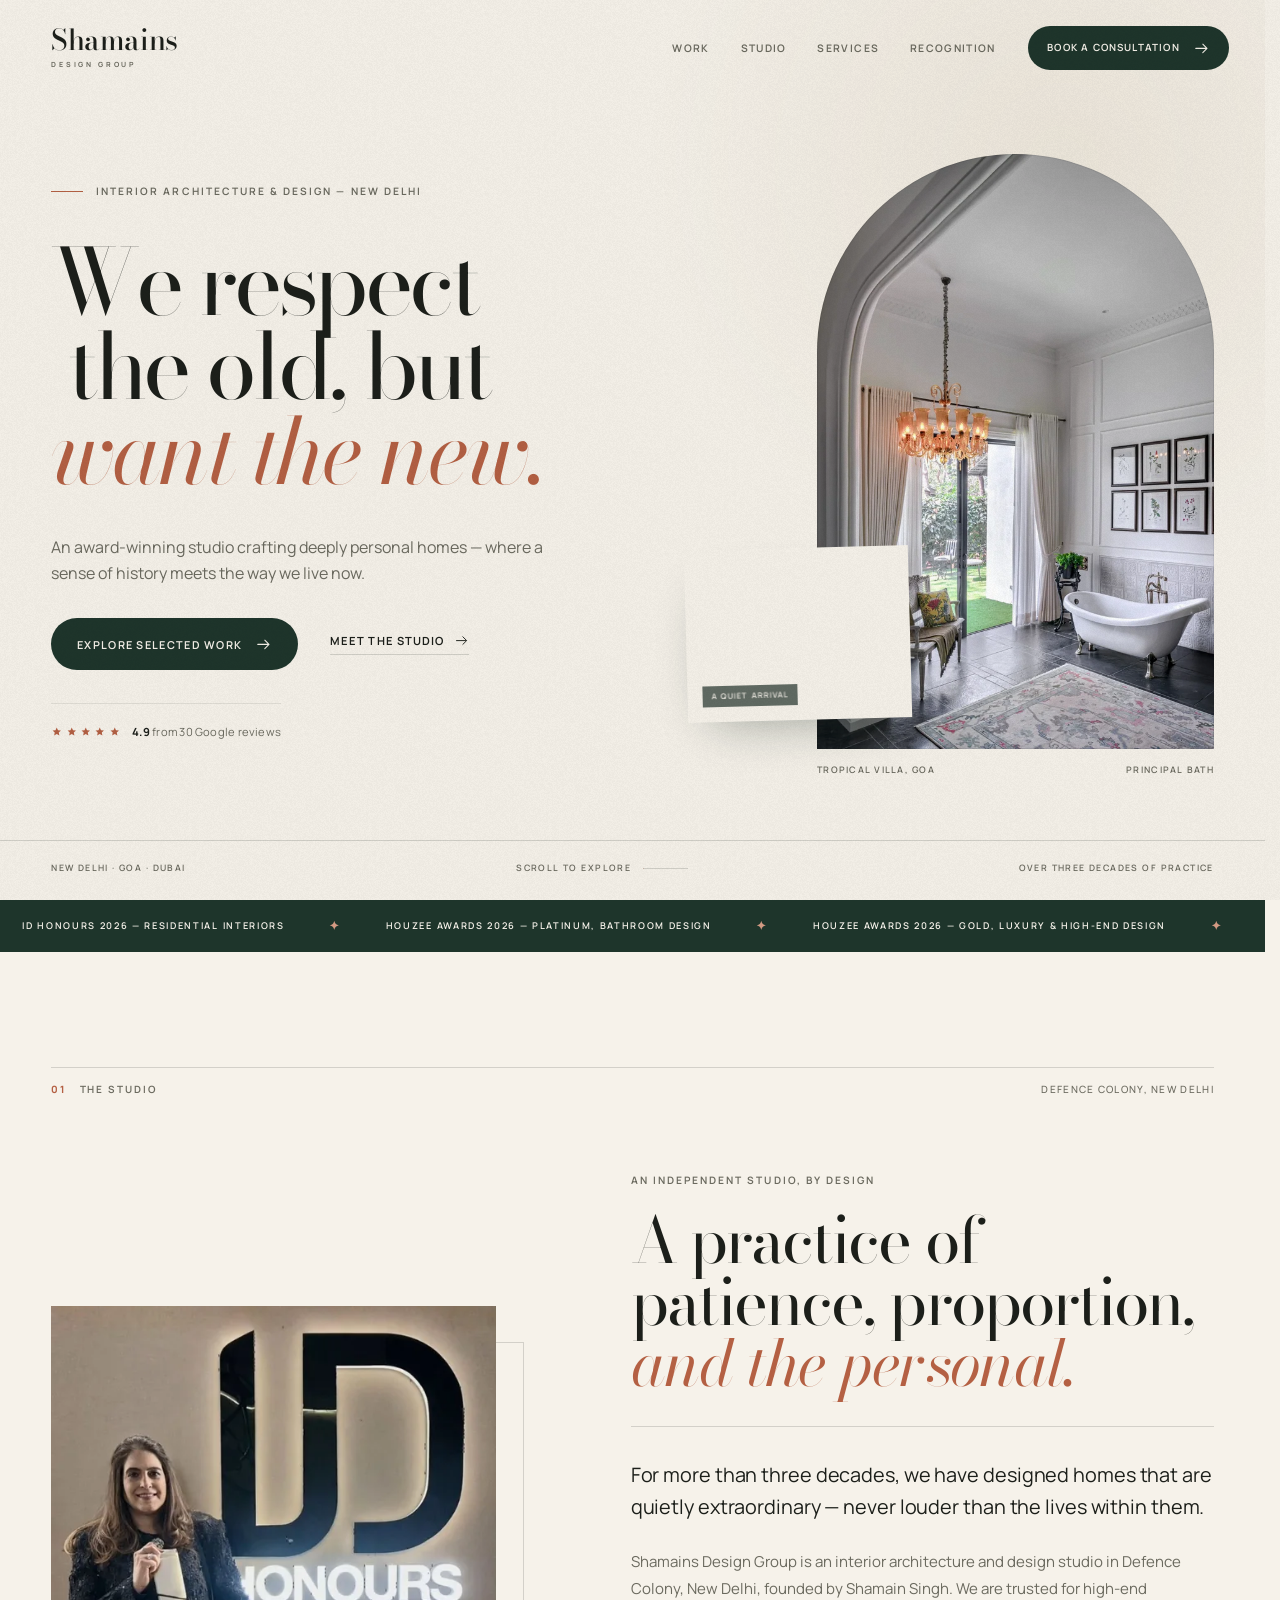
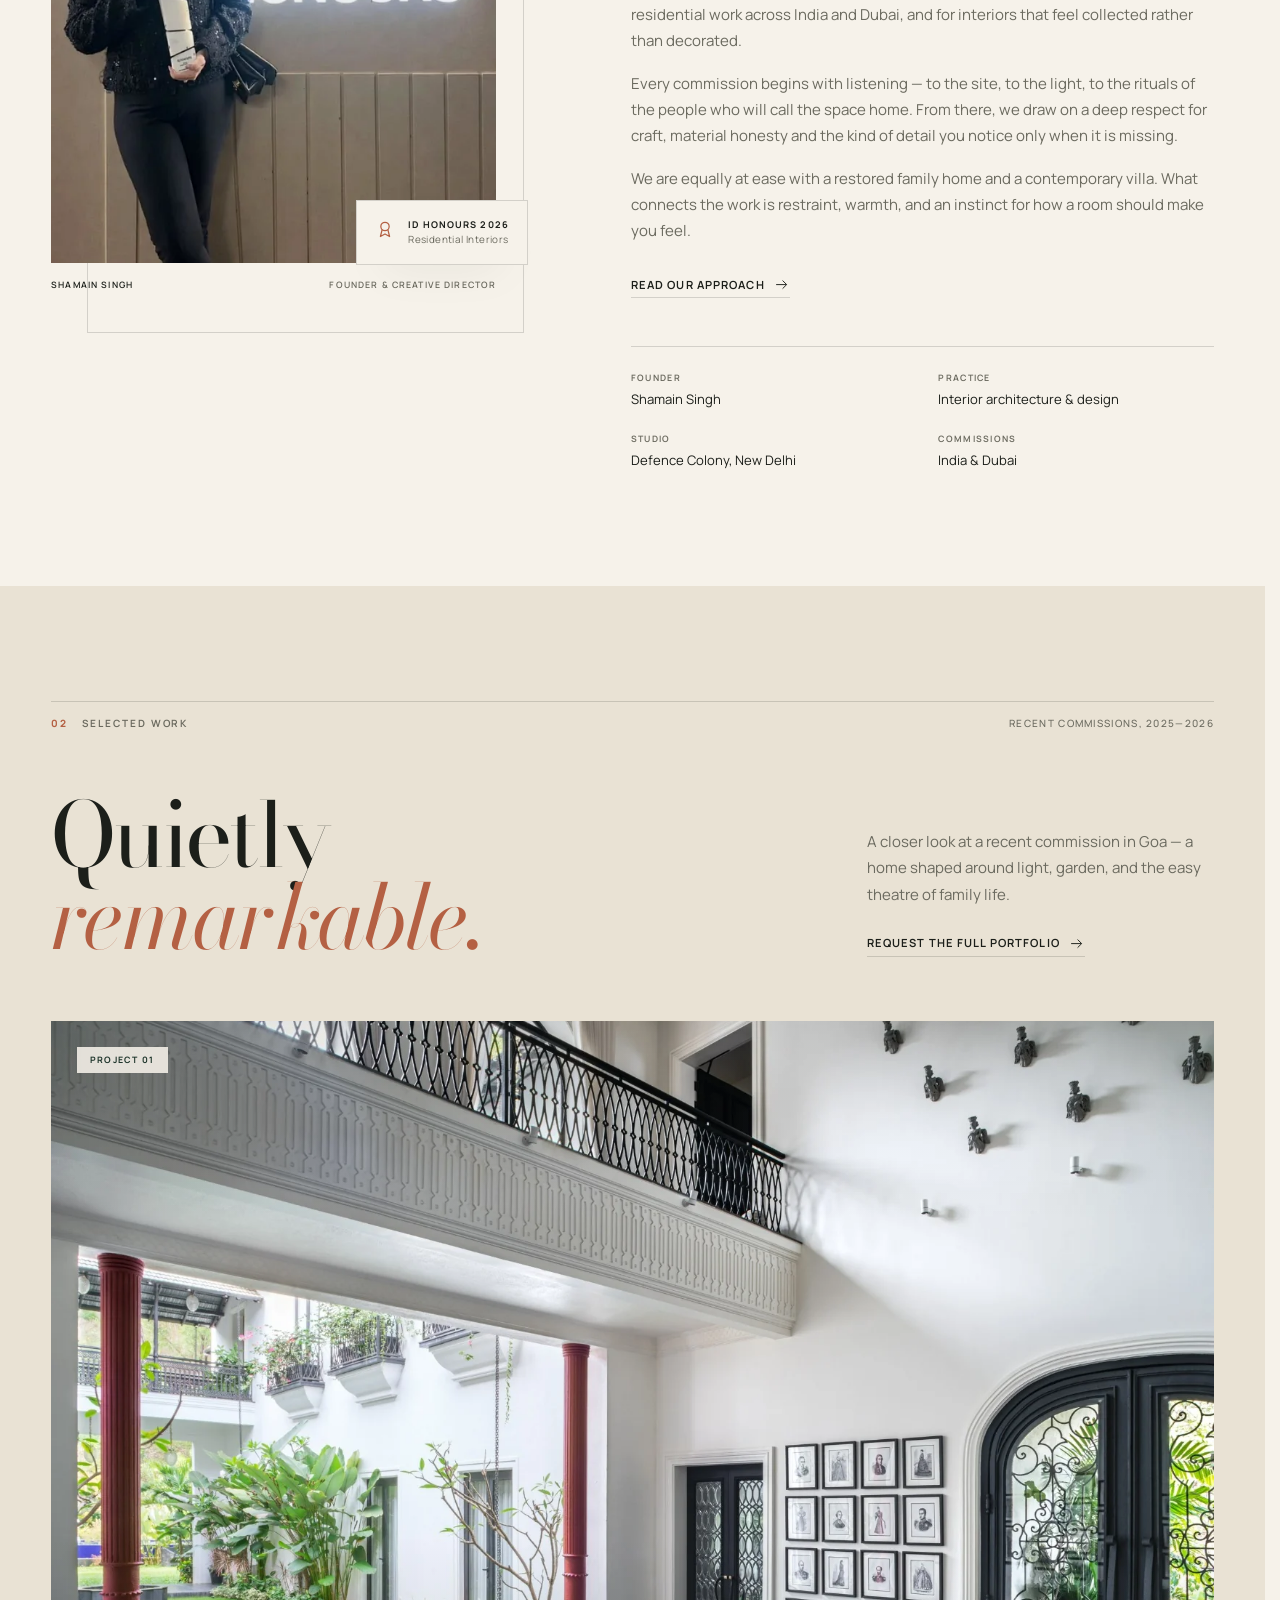
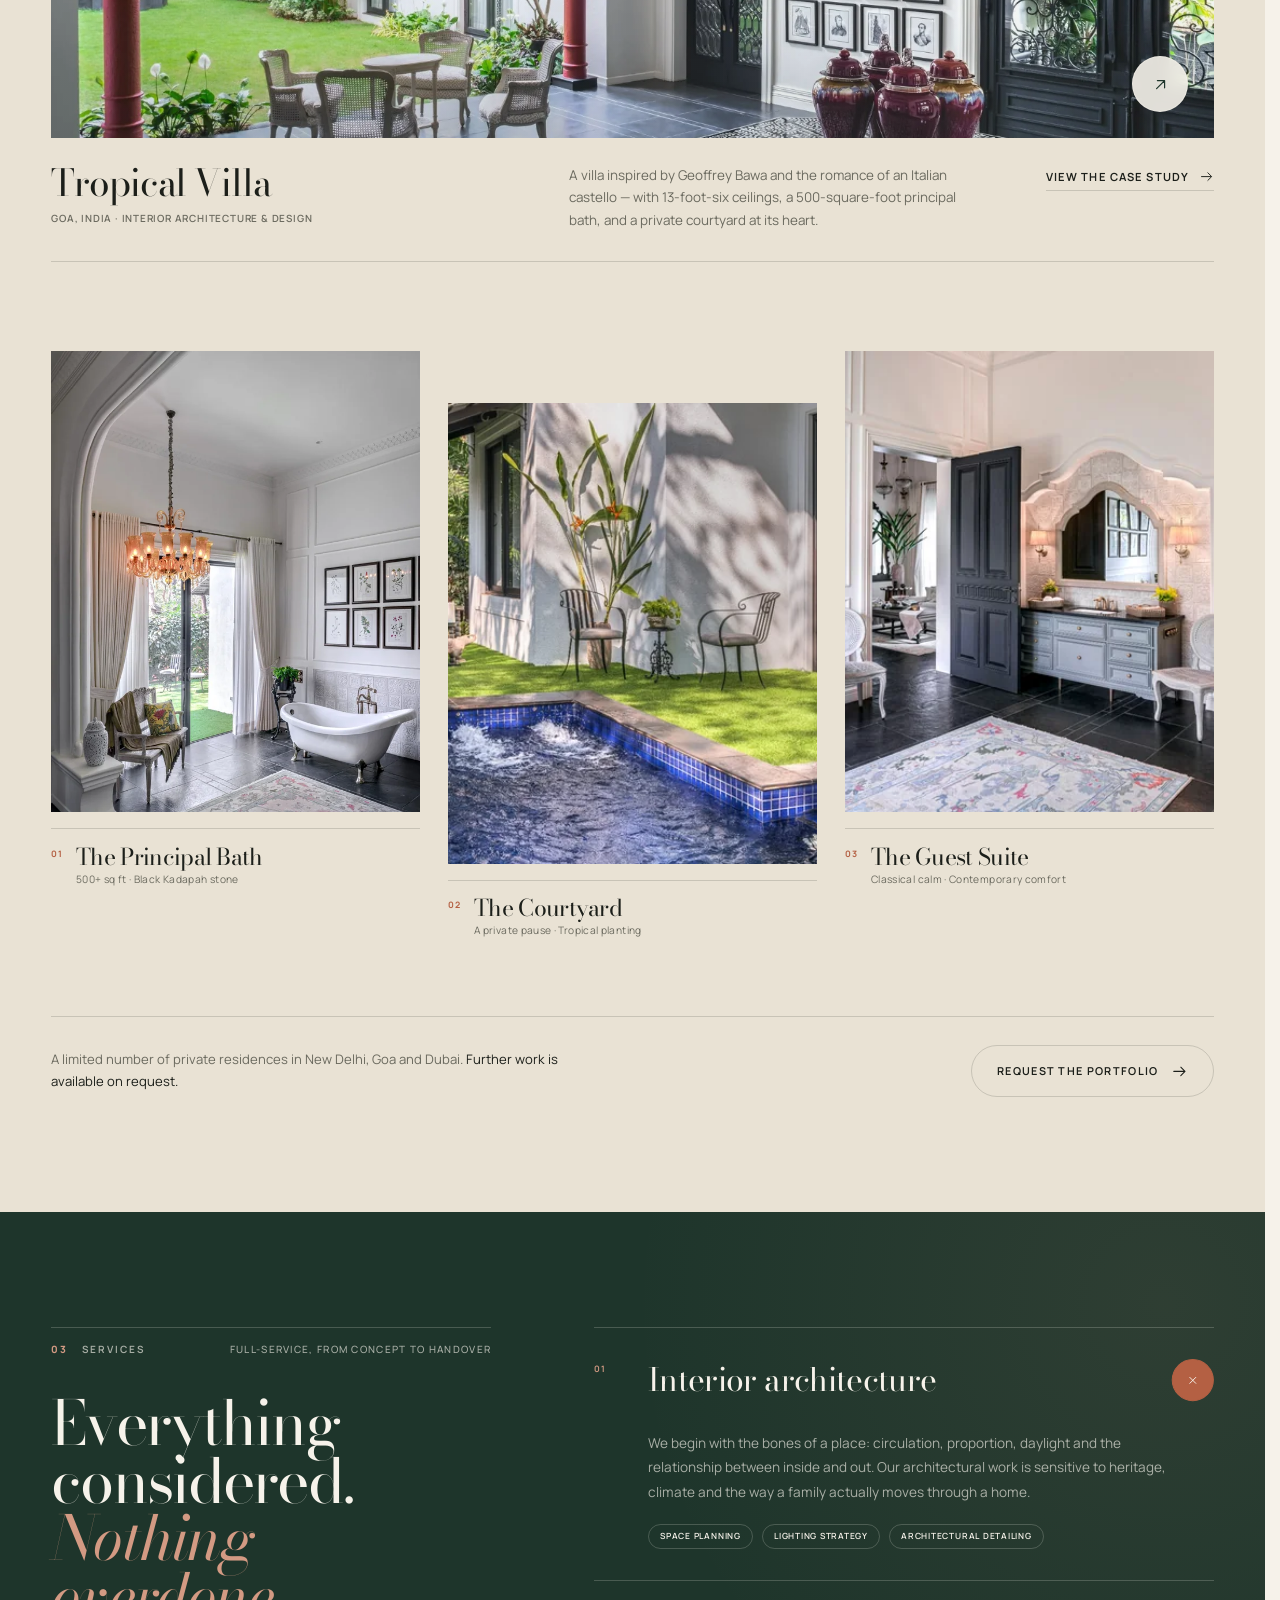
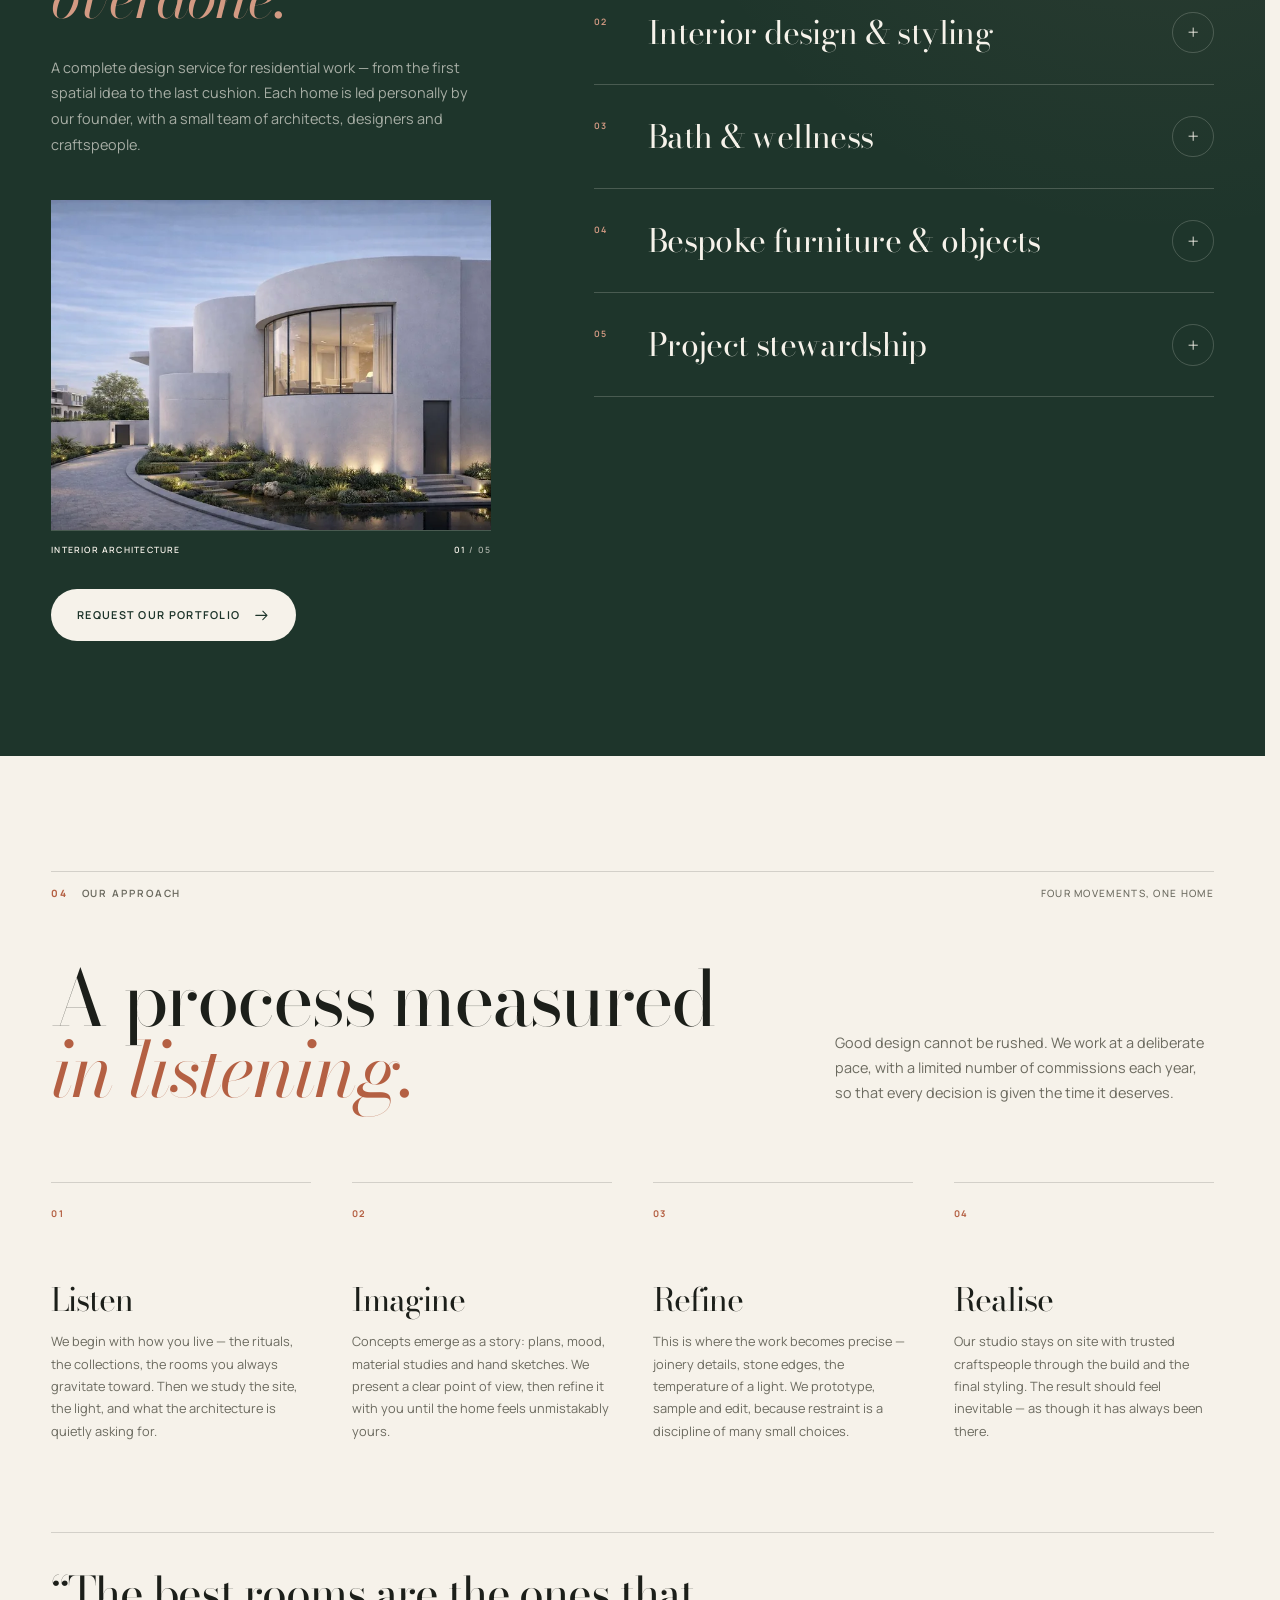
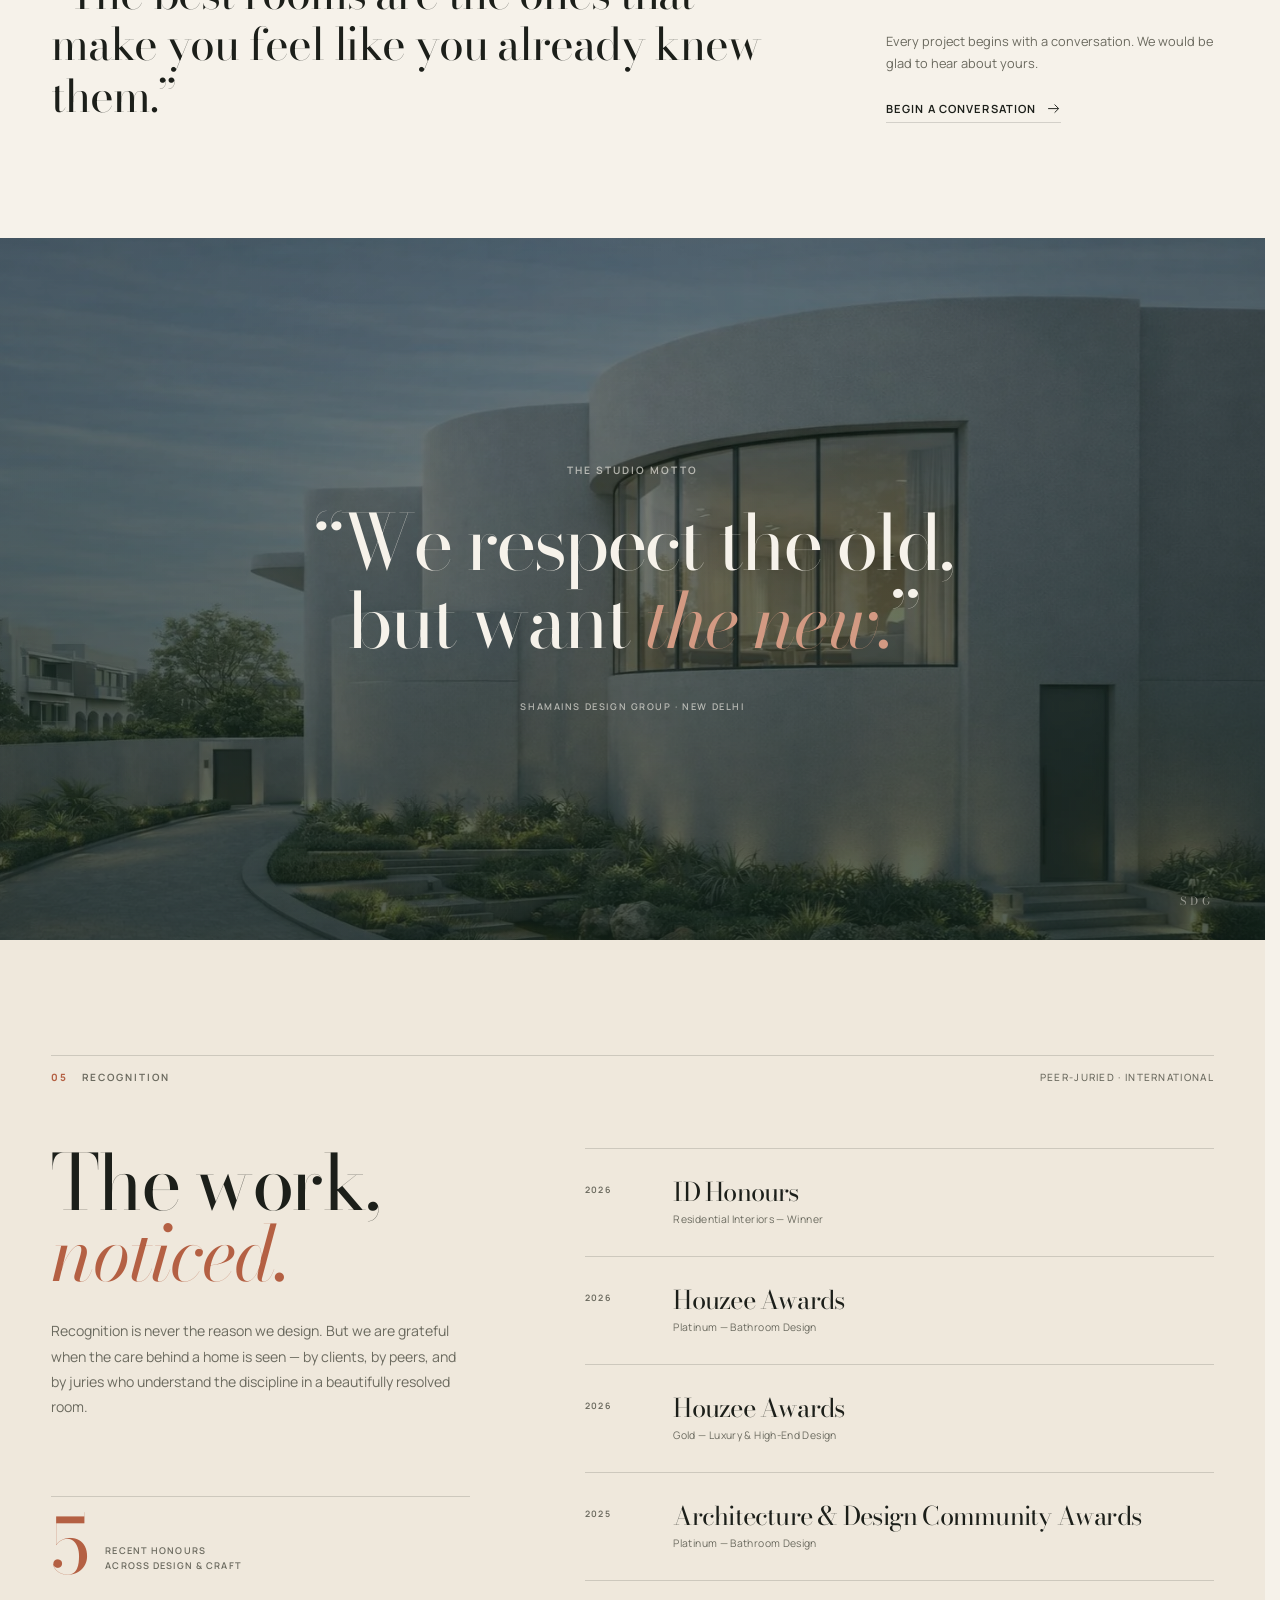
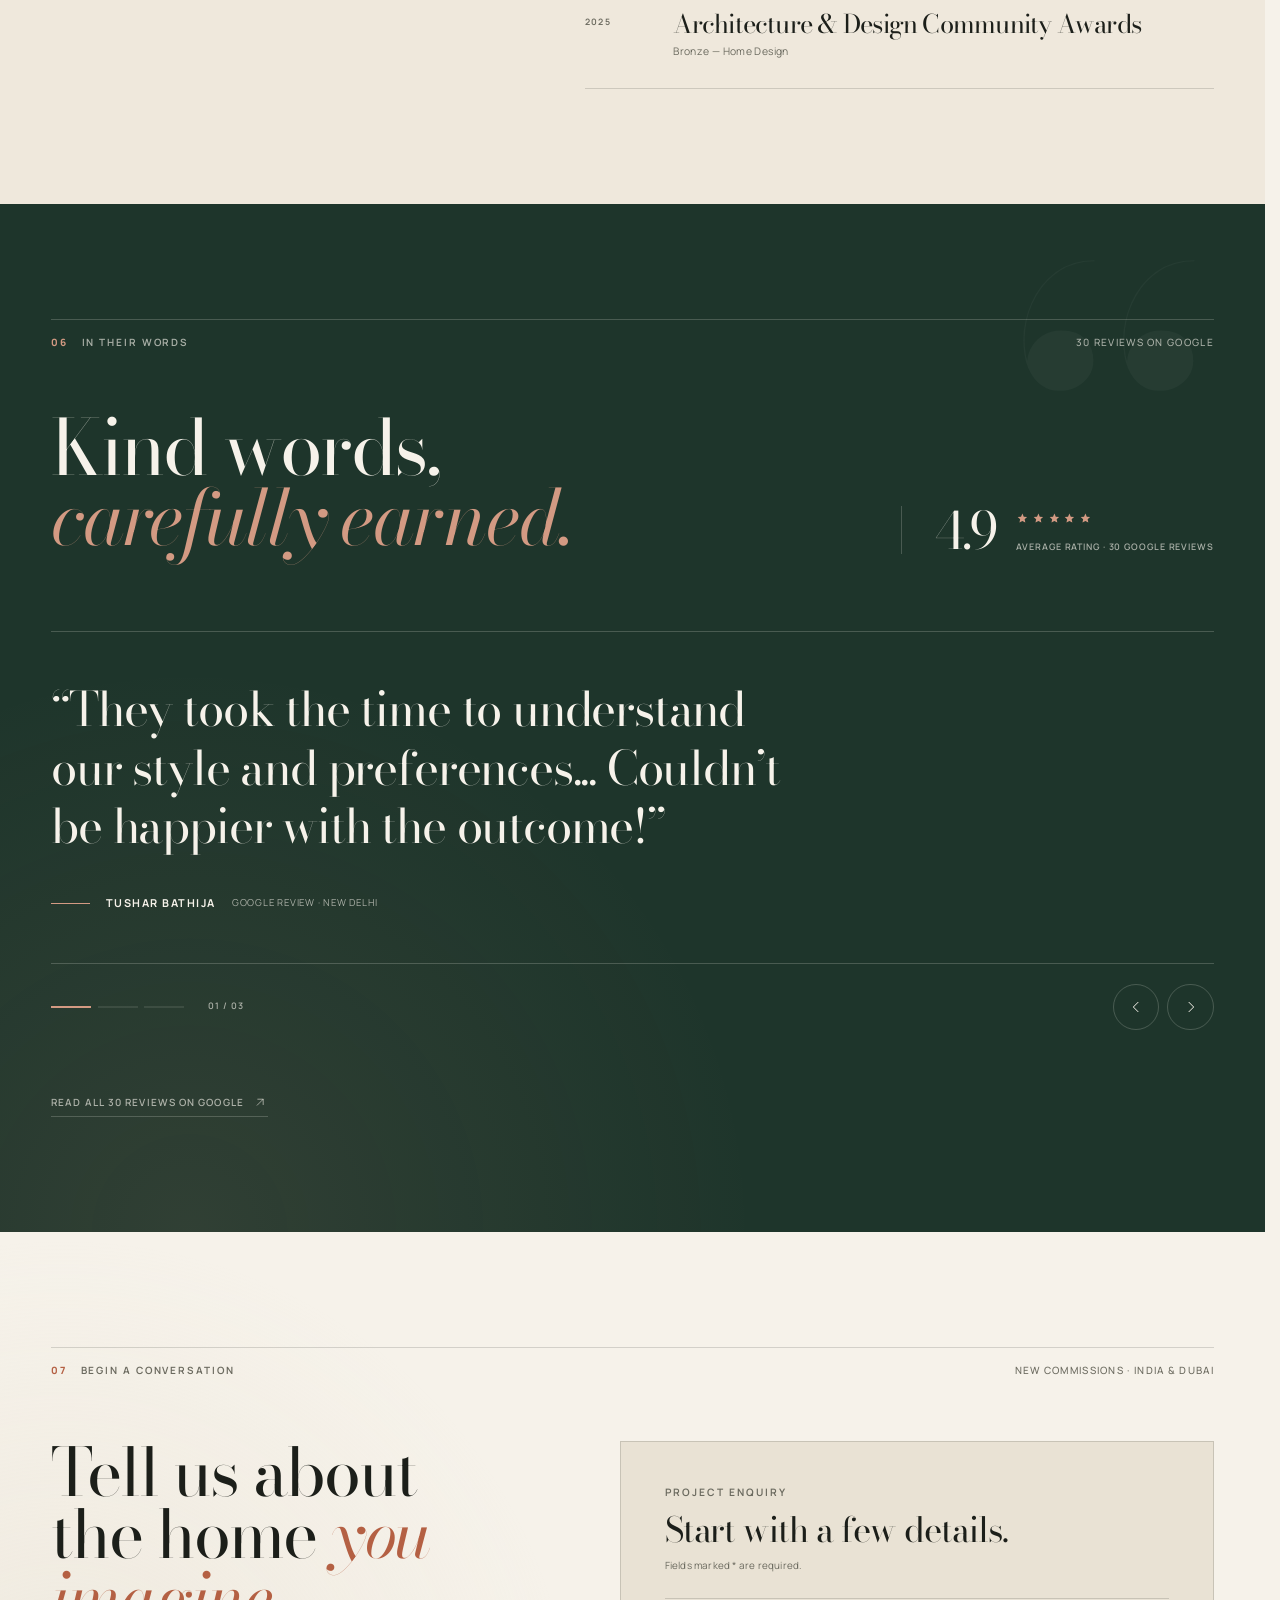
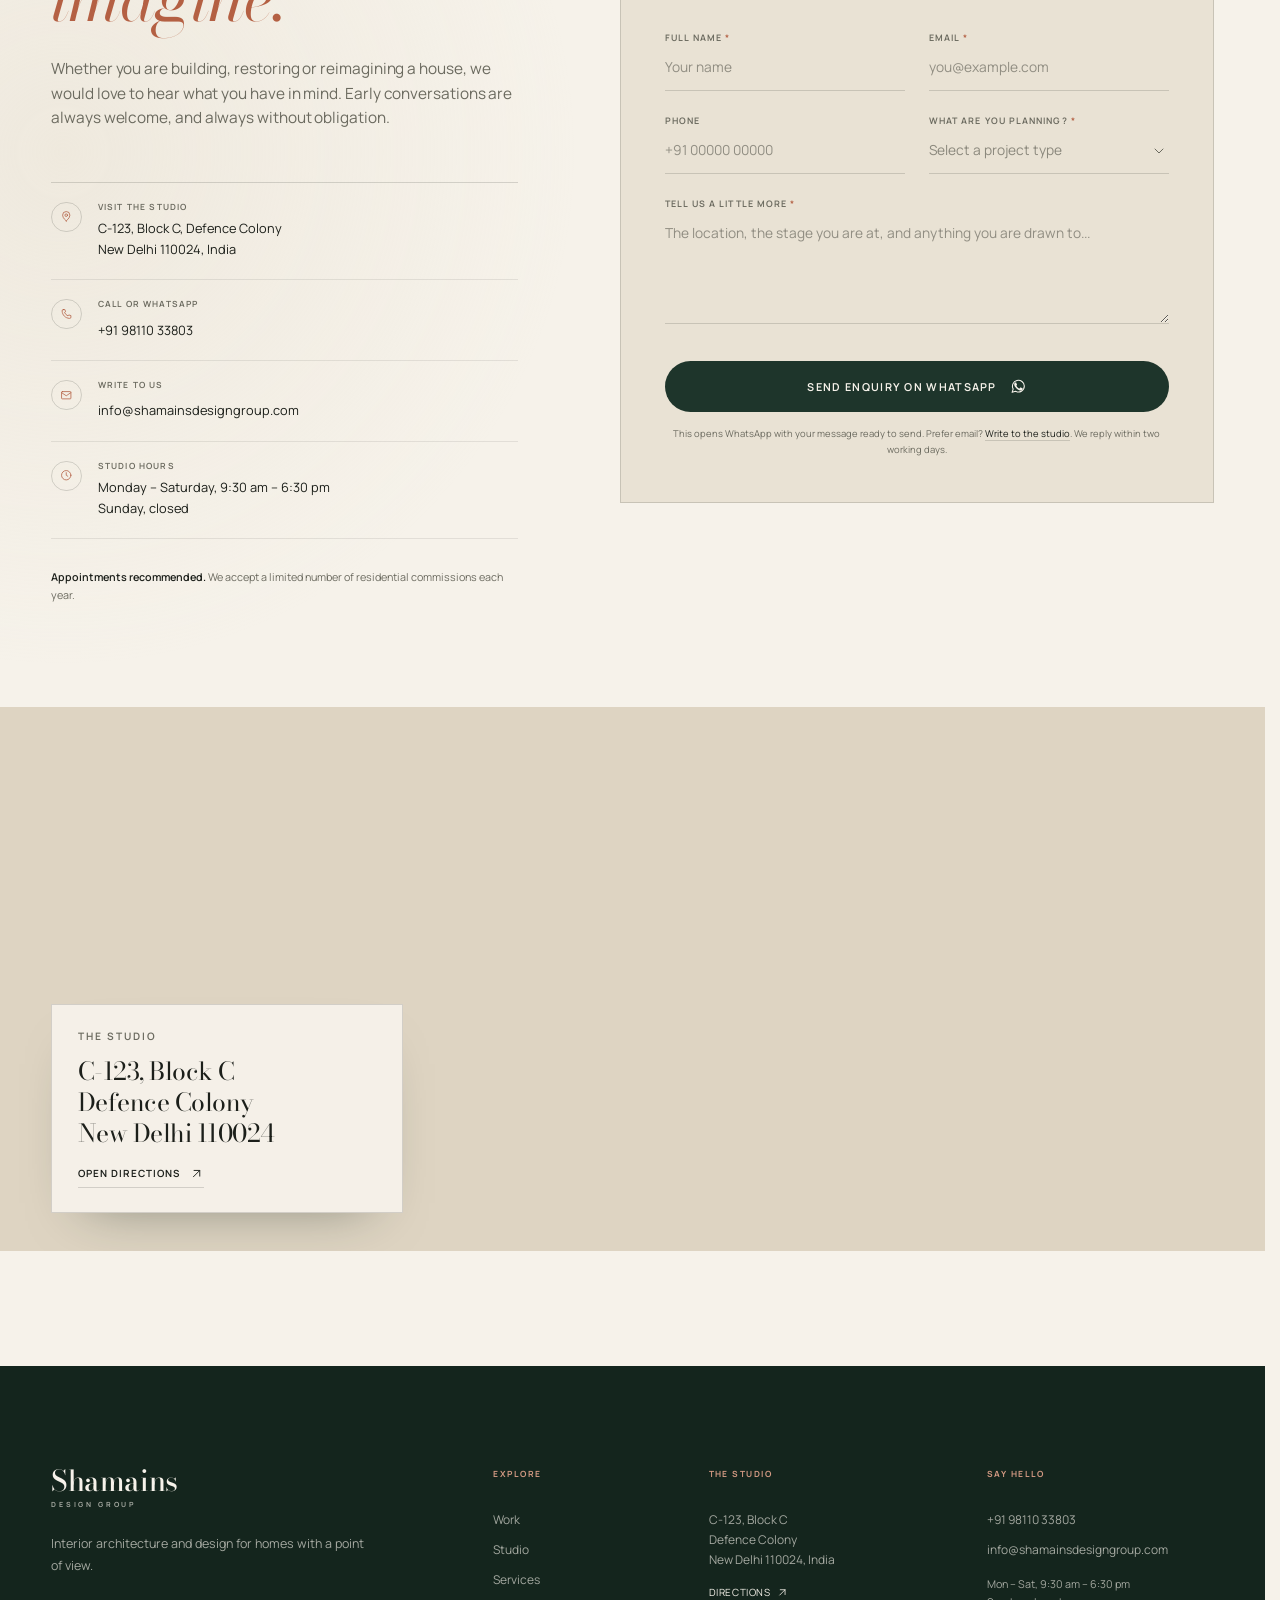
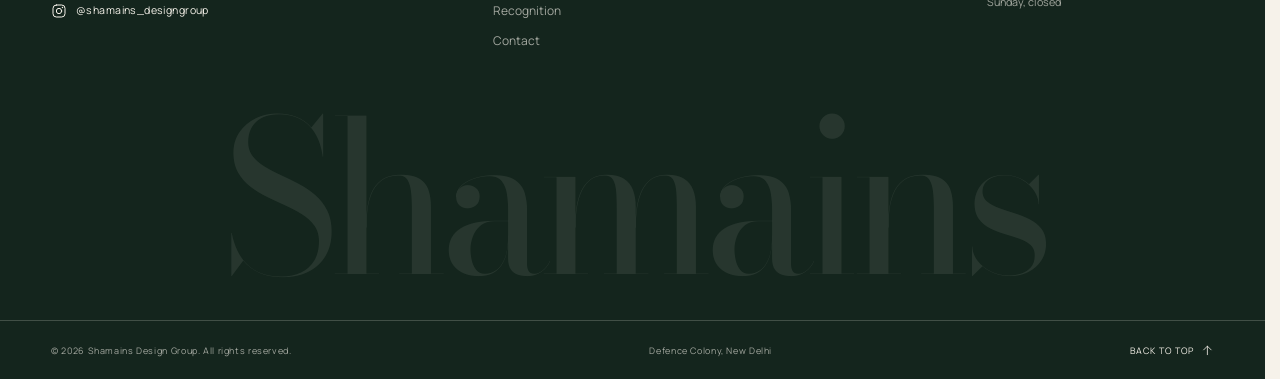
<file: index.html>
<!DOCTYPE html>
<html lang="en">
<head>
  <meta charset="utf-8">
  <meta name="viewport" content="width=device-width, initial-scale=1">
  <title>Shamains Design Group — Interior Architecture, New Delhi</title>
  <meta name="description" content="Shamains Design Group is an award-winning interior architecture studio in Defence Colony, New Delhi, crafting deeply personal homes across India and Dubai.">
  <meta name="theme-color" content="#1E352B">
  <meta property="og:type" content="website">
  <meta property="og:title" content="Shamains Design Group — Interior Architecture, New Delhi">
  <meta property="og:description" content="We respect the old, but want the new. An award-winning interior architecture studio crafting homes with soul, proportion and a sense of history.">
  <meta property="og:image" content="assets/images/og-cover.jpg">
  <meta property="og:image:width" content="1200">
  <meta property="og:image:height" content="630">
  <meta property="og:url" content="https://shamainsdesigngroup.com/">
  <meta name="twitter:card" content="summary_large_image">
  <link rel="canonical" href="https://shamainsdesigngroup.com/">
  <link rel="icon" href="assets/favicon.svg" type="image/svg+xml">
  <link rel="preload" href="assets/fonts/bodoni-moda-regular.woff2" as="font" type="font/woff2" crossorigin>
  <link rel="preload" href="assets/fonts/manrope.woff2" as="font" type="font/woff2" crossorigin>
  <link rel="preload" as="image" href="assets/images/principal-bath-1280.webp" imagesrcset="assets/images/principal-bath-640.webp 640w, assets/images/principal-bath-1280.webp 1280w" imagesizes="(max-width: 900px) 80vw, 38vw">
  <link rel="stylesheet" href="styles.css">
  <script>document.documentElement.classList.add('js');</script>
  <script type="application/ld+json">
  {
    "@context": "https://schema.org",
    "@type": "LocalBusiness",
    "name": "Shamains Design Group",
    "description": "Award-winning interior architecture and design studio specialising in high-end residential interiors in New Delhi, India and Dubai.",
    "url": "https://shamainsdesigngroup.com/",
    "telephone": "+91-98110-33803",
    "email": "info@shamainsdesigngroup.com",
    "image": "assets/images/og-cover.jpg",
    "priceRange": "$$$$",
    "founder": { "@type": "Person", "name": "Shamain Singh" },
    "address": {
      "@type": "PostalAddress",
      "streetAddress": "C-123, Block C, Defence Colony",
      "addressLocality": "New Delhi",
      "addressRegion": "Delhi",
      "postalCode": "110024",
      "addressCountry": "IN"
    },
    "sameAs": ["https://www.instagram.com/shamains_designgroup/"],
    "aggregateRating": { "@type": "AggregateRating", "ratingValue": "4.9", "reviewCount": "30" },
    "openingHoursSpecification": {
      "@type": "OpeningHoursSpecification",
      "dayOfWeek": ["Monday", "Tuesday", "Wednesday", "Thursday", "Friday", "Saturday"],
      "opens": "09:30",
      "closes": "18:30"
    }
  }
  </script>
</head>
<body>
  <a class="skip-link" href="#main">Skip to content</a>

  <svg class="svg-sprite" aria-hidden="true" focusable="false" xmlns="http://www.w3.org/2000/svg">
    <symbol id="i-arrow" viewBox="0 0 24 24"><path d="M4 12h15M14 6l6 6-6 6"/></symbol>
    <symbol id="i-arrow-ur" viewBox="0 0 24 24"><path d="M7 17 17 7M8 7h9v9"/></symbol>
    <symbol id="i-arrow-up" viewBox="0 0 24 24"><path d="M12 20V4M5 11l7-7 7 7"/></symbol>
    <symbol id="i-chevron-left" viewBox="0 0 24 24"><path d="M15 5l-7 7 7 7"/></symbol>
    <symbol id="i-chevron-right" viewBox="0 0 24 24"><path d="M9 5l7 7-7 7"/></symbol>
    <symbol id="i-star" viewBox="0 0 24 24"><path d="m12 3 2.6 5.7 6.2.7-4.6 4.2 1.3 6.1L12 16.7l-5.5 3 1.3-6.1L3.2 9.4l6.2-.7L12 3Z" fill="currentColor" stroke="none"/></symbol>
    <symbol id="i-plus" viewBox="0 0 24 24"><path d="M12 5v14M5 12h14"/></symbol>
    <symbol id="i-pin" viewBox="0 0 24 24"><path d="M12 21s7-5.3 7-11a7 7 0 1 0-14 0c0 5.7 7 11 7 11Z"/><circle cx="12" cy="10" r="2.5"/></symbol>
    <symbol id="i-phone" viewBox="0 0 24 24"><path d="M6.4 3h3l1.3 4.2-2 1.4a14 14 0 0 0 6.7 6.7l1.4-2L21 14.6v3a2.4 2.4 0 0 1-2.6 2.4C10.2 19.4 4.6 13.8 4 5.6A2.4 2.4 0 0 1 6.4 3Z"/></symbol>
    <symbol id="i-mail" viewBox="0 0 24 24"><rect x="3" y="5" width="18" height="14" rx="1.5"/><path d="m3 7 9 6 9-6"/></symbol>
    <symbol id="i-clock" viewBox="0 0 24 24"><circle cx="12" cy="12" r="9"/><path d="M12 7v5l3 2"/></symbol>
    <symbol id="i-instagram" viewBox="0 0 24 24"><rect x="3" y="3" width="18" height="18" rx="5"/><circle cx="12" cy="12" r="4"/><circle cx="17.2" cy="6.8" r="1.1" fill="currentColor" stroke="none"/></symbol>
    <symbol id="i-whatsapp" viewBox="0 0 24 24"><path fill="currentColor" stroke="none" d="M17.5 14.4c-.3-.1-1.8-.9-2-1-.3-.1-.5-.1-.7.2-.2.3-.8 1-.9 1.2-.2.2-.3.2-.6.1-.3-.2-1.3-.5-2.4-1.5-.9-.8-1.5-1.8-1.7-2.1-.2-.3 0-.5.1-.6l.4-.5c.2-.2.2-.3.3-.5.1-.2 0-.4 0-.5-.1-.1-.7-1.6-.9-2.2-.2-.6-.5-.5-.7-.5h-.6c-.2 0-.5.1-.8.4-.3.3-1 1-1 2.5s1.1 3 1.2 3.2c.2.2 2.1 3.3 5.1 4.6.7.3 1.3.5 1.7.6.7.2 1.4.2 1.9.1.6-.1 1.8-.7 2-1.4.2-.7.2-1.3.2-1.4-.1-.2-.3-.2-.6-.3Z"/><path fill="none" d="M20.5 11.6a8.5 8.5 0 0 1-12.6 7.4L3 20.5l1.5-4.7a8.5 8.5 0 1 1 16-4.2Z"/></symbol>
    <symbol id="i-close" viewBox="0 0 24 24"><path d="m6 6 12 12M18 6 6 18"/></symbol>
    <symbol id="i-award" viewBox="0 0 24 24"><circle cx="12" cy="9" r="5"/><path d="m8.5 13-2 8 5.5-3 5.5 3-2-8"/></symbol>
  </svg>
  <div class="grain" aria-hidden="true"></div>

  <header class="site-header" data-header>
    <div class="header-inner container">
      <a class="brand" href="index.html" aria-label="Shamains Design Group — home">
        <span class="brand__name">Shamains</span>
        <span class="brand__sub">Design Group</span>
      </a>
      <nav class="primary-nav" aria-label="Primary">
        <a class="nav-link" href="#work">Work</a>
        <a class="nav-link" href="#studio">Studio</a>
        <a class="nav-link" href="#services">Services</a>
        <a class="nav-link" href="#recognition">Recognition</a>
      </nav>
      <div class="header-right">
        <a class="header-tel" href="tel:+919811033803">+91 98110 33803</a>
        <a class="btn btn--small btn--forest header-cta" href="#contact">Book a consultation <svg class="icon" aria-hidden="true"><use href="#i-arrow"/></svg></a>
        <button class="menu-toggle" type="button" aria-expanded="false" aria-controls="mobile-menu" data-menu-toggle>
          <span class="menu-toggle__label">Menu</span>
          <span class="menu-toggle__lines" aria-hidden="true"><span></span><span></span></span>
        </button>
      </div>
    </div>
    <span class="scroll-progress" aria-hidden="true"><span data-progress></span></span>
  </header>

  <div class="mobile-menu" id="mobile-menu" aria-hidden="true" data-menu inert>
    <div class="mobile-menu__top container">
      <a class="brand brand--light" href="index.html" aria-label="Shamains Design Group — home">
        <span class="brand__name">Shamains</span>
        <span class="brand__sub">Design Group</span>
      </a>
      <button class="mobile-menu__close" type="button" aria-label="Close menu" data-menu-close>
        <svg class="icon" aria-hidden="true"><use href="#i-close"/></svg>
      </button>
    </div>
    <div class="mobile-menu__body container">
      <nav class="mobile-menu__nav" aria-label="Mobile">
        <a href="#work"><span>01</span>Work <svg class="icon" aria-hidden="true"><use href="#i-arrow-ur"/></svg></a>
        <a href="#studio"><span>02</span>Studio <svg class="icon" aria-hidden="true"><use href="#i-arrow-ur"/></svg></a>
        <a href="#services"><span>03</span>Services <svg class="icon" aria-hidden="true"><use href="#i-arrow-ur"/></svg></a>
        <a href="#recognition"><span>04</span>Recognition <svg class="icon" aria-hidden="true"><use href="#i-arrow-ur"/></svg></a>
        <a href="#contact"><span>05</span>Contact <svg class="icon" aria-hidden="true"><use href="#i-arrow-ur"/></svg></a>
      </nav>
      <div class="mobile-menu__meta">
        <div>
          <p class="eyebrow">The studio</p>
          <p>C-123, Block C, Defence Colony<br>New Delhi 110024</p>
        </div>
        <div>
          <a href="tel:+919811033803">+91 98110 33803</a>
          <a href="mailto:info@shamainsdesigngroup.com">info@shamainsdesigngroup.com</a>
        </div>
        <a class="menu-instagram" href="https://www.instagram.com/shamains_designgroup/" target="_blank" rel="noopener">
          <svg class="icon" aria-hidden="true"><use href="#i-instagram"/></svg> @shamains_designgroup
        </a>
      </div>
    </div>
  </div>

  <main id="main">
    <section class="hero" id="top" aria-labelledby="hero-title">
      <div class="container hero__grid">
        <div class="hero__copy">
          <p class="eyebrow hero__eyebrow hero-anim" style="--d: .05s"><span class="eyebrow__line" aria-hidden="true"></span>Interior architecture &amp; design — New Delhi</p>
          <h1 class="hero__title" id="hero-title">
            <span class="hero-anim" style="--d: .14s">We respect</span>
            <span class="hero-anim" style="--d: .23s">the old, but</span>
            <span class="hero-anim" style="--d: .32s"><em>want the new.</em></span>
          </h1>
          <div class="hero__bottom">
            <p class="hero__lede hero-anim" style="--d: .46s">An award-winning studio crafting deeply personal homes — where a sense of history meets the way we live now.</p>
            <div class="hero__actions hero-anim" style="--d: .56s">
              <a class="btn btn--forest" href="#work">Explore selected work <svg class="icon" aria-hidden="true"><use href="#i-arrow"/></svg></a>
              <a class="link-arrow" href="#studio">Meet the studio <svg class="icon" aria-hidden="true"><use href="#i-arrow"/></svg></a>
            </div>
            <a class="hero__rating hero-anim" style="--d: .66s" href="https://maps.app.goo.gl/yxxXQyF8hFgJPzou5" target="_blank" rel="noopener" aria-label="4.9 out of 5 from 30 Google reviews">
              <span class="stars" aria-hidden="true"><svg class="icon"><use href="#i-star"/></svg><svg class="icon"><use href="#i-star"/></svg><svg class="icon"><use href="#i-star"/></svg><svg class="icon"><use href="#i-star"/></svg><svg class="icon"><use href="#i-star"/></svg></span>
              <span><strong>4.9</strong> <span class="hero__rating-muted">from 30 Google reviews</span></span>
            </a>
          </div>
        </div>
        <div class="hero__visual">
          <figure class="hero__figure hero-anim" style="--d: .3s">
            <div class="hero__arch">
              <picture>
                <source type="image/webp" srcset="assets/images/principal-bath-640.webp 640w, assets/images/principal-bath-1280.webp 1280w" sizes="(max-width: 900px) 78vw, 38vw">
                <img src="assets/images/principal-bath-1280.webp" width="1280" height="1918" alt="Freestanding bath beneath a crystal chandelier, with tall windows opening to a private garden." fetchpriority="high" decoding="async">
              </picture>
            </div>
            <figcaption class="hero__caption"><span>Tropical Villa, Goa</span><span>Principal bath</span></figcaption>
          </figure>
          <figure class="hero__inset hero-anim" style="--d: .55s">
            <img src="assets/images/exterior-dusk-800.webp" srcset="assets/images/exterior-dusk-800.webp 800w, assets/images/exterior-dusk-1536.webp 1536w" sizes="(max-width: 900px) 36vw, 18vw" width="1536" height="1024" alt="Curved white villa exterior at dusk, with a reflecting pool and softly lit planting." loading="lazy" decoding="async">
            <figcaption>A quiet arrival</figcaption>
          </figure>
        </div>
      </div>
      <div class="container hero__foot hero-anim" style="--d: .8s">
        <span>New Delhi · Goa · Dubai</span>
        <span class="hero__scroll" aria-hidden="true">Scroll to explore <span class="hero__scroll-line"></span></span>
        <span>Over three decades of practice</span>
      </div>
    </section>

    <section class="marquee" aria-label="Recent recognition">
      <div class="marquee__track">
        <ul class="marquee__list">
          <li>ID Honours 2026 — Residential Interiors <span aria-hidden="true">✦</span></li>
          <li>Houzee Awards 2026 — Platinum, Bathroom Design <span aria-hidden="true">✦</span></li>
          <li>Houzee Awards 2026 — Gold, Luxury &amp; High-End Design <span aria-hidden="true">✦</span></li>
          <li>ADCA 2025 — Platinum, Bathroom Design <span aria-hidden="true">✦</span></li>
          <li>ADCA 2025 — Bronze, Home Design <span aria-hidden="true">✦</span></li>
        </ul>
        <ul class="marquee__list" aria-hidden="true">
          <li>ID Honours 2026 — Residential Interiors <span>✦</span></li>
          <li>Houzee Awards 2026 — Platinum, Bathroom Design <span>✦</span></li>
          <li>Houzee Awards 2026 — Gold, Luxury &amp; High-End Design <span>✦</span></li>
          <li>ADCA 2025 — Platinum, Bathroom Design <span>✦</span></li>
          <li>ADCA 2025 — Bronze, Home Design <span>✦</span></li>
        </ul>
      </div>
    </section>

    <section class="section studio" id="studio" aria-labelledby="studio-title">
      <div class="container">
        <div class="section-marker reveal" data-reveal>
          <span class="section-marker__num">01</span>
          <span>The Studio</span>
          <span class="section-marker__aside">Defence Colony, New Delhi</span>
        </div>
        <div class="studio__grid">
          <div class="studio__media" data-reveal>
            <figure class="studio__portrait">
              <img src="assets/images/founder-540.webp" srcset="assets/images/founder-540.webp 540w, assets/images/founder-1080.webp 1080w" sizes="(max-width: 900px) 82vw, 38vw" width="1080" height="1440" alt="Shamain Singh, founder and creative director of Shamains Design Group, holding the ID Honours 2026 award." loading="lazy" decoding="async">
            </figure>
            <div class="studio__honour">
              <svg class="icon" aria-hidden="true"><use href="#i-award"/></svg>
              <span><strong>ID Honours 2026</strong><br>Residential Interiors</span>
            </div>
            <p class="studio__caption"><span>Shamain Singh</span><span>Founder &amp; Creative Director</span></p>
          </div>
          <div class="studio__content">
            <p class="eyebrow" data-reveal>An independent studio, by design</p>
            <h2 id="studio-title" data-reveal>A practice of patience, proportion, <em>and the personal.</em></h2>
            <p class="lead" data-reveal>For more than three decades, we have designed homes that are quietly extraordinary — never louder than the lives within them.</p>
            <div class="studio__body" data-reveal>
              <p>Shamains Design Group is an interior architecture and design studio in Defence Colony, New Delhi, founded by Shamain Singh. We are trusted for high-end residential work across India and Dubai, and for interiors that feel collected rather than decorated.</p>
              <p>Every commission begins with listening — to the site, to the light, to the rituals of the people who will call the space home. From there, we draw on a deep respect for craft, material honesty and the kind of detail you notice only when it is missing.</p>
              <p>We are equally at ease with a restored family home and a contemporary villa. What connects the work is restraint, warmth, and an instinct for how a room should make you feel.</p>
            </div>
            <a class="link-arrow" href="#approach" data-reveal>Read our approach <svg class="icon" aria-hidden="true"><use href="#i-arrow"/></svg></a>
            <dl class="studio__facts" data-reveal>
              <div><dt>Founder</dt><dd>Shamain Singh</dd></div>
              <div><dt>Practice</dt><dd>Interior architecture &amp; design</dd></div>
              <div><dt>Studio</dt><dd>Defence Colony, New Delhi</dd></div>
              <div><dt>Commissions</dt><dd>India &amp; Dubai</dd></div>
            </dl>
          </div>
        </div>
      </div>
    </section>
    <section class="section work" id="work" aria-labelledby="work-title">
      <div class="container">
        <div class="section-marker reveal" data-reveal>
          <span class="section-marker__num">02</span>
          <span>Selected Work</span>
          <span class="section-marker__aside">Recent commissions, 2025—2026</span>
        </div>
        <div class="work__head">
          <h2 id="work-title" data-reveal>Quietly<br><em>remarkable.</em></h2>
          <div class="work__intro" data-reveal>
            <p>A closer look at a recent commission in Goa — a home shaped around light, garden, and the easy theatre of family life.</p>
            <a class="link-arrow" href="#contact">Request the full portfolio <svg class="icon" aria-hidden="true"><use href="#i-arrow"/></svg></a>
          </div>
        </div>
        <article class="work-feature" data-reveal>
          <a class="work-feature__media" href="tropical-villa.html" aria-label="View the Tropical Villa case study">
            <picture>
              <source type="image/webp" srcset="assets/images/double-height-800.webp 800w, assets/images/double-height-1600.webp 1600w" sizes="(max-width: 900px) 92vw, 90vw">
              <img src="assets/images/double-height-1600.webp" width="1600" height="1600" alt="Double-height living court with a wrought-iron balcony, red columns, and doors opening onto a green garden." loading="lazy" decoding="async">
            </picture>
            <span class="work-feature__index">Project 01</span>
            <span class="work-feature__go" aria-hidden="true"><svg class="icon"><use href="#i-arrow-ur"/></svg></span>
          </a>
          <div class="work-feature__caption">
            <div class="work-feature__title">
              <h3>Tropical Villa</h3>
              <p>Goa, India <span aria-hidden="true">·</span> Interior architecture &amp; design</p>
            </div>
            <p class="work-feature__desc">A villa inspired by Geoffrey Bawa and the romance of an Italian castello — with 13-foot-six ceilings, a 500-square-foot principal bath, and a private courtyard at its heart.</p>
            <a class="link-arrow" href="tropical-villa.html">View the case study <svg class="icon" aria-hidden="true"><use href="#i-arrow"/></svg></a>
          </div>
        </article>
        <div class="work__mosaic">
          <a class="work-tile" href="tropical-villa.html" data-reveal aria-label="View Tropical Villa — the principal bath">
            <figure class="work-tile__media">
              <img src="assets/images/principal-bath-640.webp" srcset="assets/images/principal-bath-640.webp 640w, assets/images/principal-bath-1280.webp 1280w" sizes="(max-width: 900px) 92vw, 30vw" width="1280" height="1918" alt="A chandelier-lit principal bathroom with a freestanding tub, dark stone floor and garden doors." loading="lazy" decoding="async">
              <span class="work-tile__go" aria-hidden="true"><svg class="icon"><use href="#i-arrow-ur"/></svg></span>
            </figure>
            <div class="work-tile__meta">
              <span class="work-tile__num">01</span>
              <h3>The Principal Bath</h3>
              <p>500+ sq ft · Black Kadapah stone</p>
            </div>
          </a>
          <a class="work-tile work-tile--offset" href="tropical-villa.html" data-reveal aria-label="View Tropical Villa — the courtyard">
            <figure class="work-tile__media">
              <img src="assets/images/courtyard-pool-640.webp" srcset="assets/images/courtyard-pool-640.webp 640w, assets/images/courtyard-pool-1280.webp 1280w" sizes="(max-width: 900px) 92vw, 30vw" width="1280" height="854" alt="A private courtyard with a cobalt-blue plunge pool, lawn and tropical planting." loading="lazy" decoding="async">
              <span class="work-tile__go" aria-hidden="true"><svg class="icon"><use href="#i-arrow-ur"/></svg></span>
            </figure>
            <div class="work-tile__meta">
              <span class="work-tile__num">02</span>
              <h3>The Courtyard</h3>
              <p>A private pause · Tropical planting</p>
            </div>
          </a>
          <a class="work-tile" href="tropical-villa.html" data-reveal aria-label="View Tropical Villa — the guest suite">
            <figure class="work-tile__media">
              <img src="assets/images/suite-bedroom-640.webp" srcset="assets/images/suite-bedroom-640.webp 640w, assets/images/suite-bedroom-1280.webp 1280w" sizes="(max-width: 900px) 92vw, 30vw" width="1280" height="856" alt="Ivory bedroom suite with classical wall panels, dark stone floors and a patterned rug." loading="lazy" decoding="async">
              <span class="work-tile__go" aria-hidden="true"><svg class="icon"><use href="#i-arrow-ur"/></svg></span>
            </figure>
            <div class="work-tile__meta">
              <span class="work-tile__num">03</span>
              <h3>The Guest Suite</h3>
              <p>Classical calm · Contemporary comfort</p>
            </div>
          </a>
        </div>
        <div class="work__foot" data-reveal>
          <p>A limited number of private residences in New Delhi, Goa and Dubai. <span>Further work is available on request.</span></p>
          <a class="btn btn--outline" href="#contact">Request the portfolio <svg class="icon" aria-hidden="true"><use href="#i-arrow"/></svg></a>
        </div>
      </div>
    </section>
    <section class="section services" id="services" aria-labelledby="services-title">
      <div class="container services__grid">
        <div class="services__intro">
          <div class="section-marker section-marker--light reveal" data-reveal>
            <span class="section-marker__num">03</span>
            <span>Services</span>
            <span class="section-marker__aside">Full-service, from concept to handover</span>
          </div>
          <h2 id="services-title" data-reveal>Everything considered.<br><em>Nothing overdone.</em></h2>
          <p class="services__lede" data-reveal>A complete design service for residential work — from the first spatial idea to the last cushion. Each home is led personally by our founder, with a small team of architects, designers and craftspeople.</p>
          <div class="service-preview" data-reveal aria-hidden="true">
            <div class="service-preview__frame">
              <img class="is-active" src="assets/images/exterior-dusk-800.webp" alt="" width="1536" height="1024" loading="lazy" decoding="async" data-preview="architecture">
              <img src="assets/images/suite-bedroom-640.webp" alt="" width="1280" height="856" loading="lazy" decoding="async" data-preview="interiors">
              <img src="assets/images/bath-vanity-640.webp" alt="" width="1280" height="960" loading="lazy" decoding="async" data-preview="bath">
              <img src="assets/images/vanity-walnut-640.webp" alt="" width="1280" height="854" loading="lazy" decoding="async" data-preview="furniture">
              <img src="assets/images/courtyard-pool-640.webp" alt="" width="1280" height="854" loading="lazy" decoding="async" data-preview="stewardship">
            </div>
            <div class="service-preview__caption">
              <span data-preview-label>Interior architecture</span>
              <span><span data-preview-index>01</span> / 05</span>
            </div>
          </div>
          <a class="btn btn--cream services__cta" href="#contact" data-reveal>Request our portfolio <svg class="icon" aria-hidden="true"><use href="#i-arrow"/></svg></a>
        </div>
        <div class="services__list" data-accordion>
          <article class="service is-open" data-service="architecture">
            <h3 class="service__heading">
              <button class="service__trigger" type="button" id="service-trigger-1" aria-expanded="true" aria-controls="service-panel-1" data-preview-target="architecture" data-preview-name="Interior architecture" data-preview-number="01">
                <span class="service__num">01</span>
                <span class="service__name">Interior architecture</span>
                <span class="service__icon" aria-hidden="true"><svg class="icon"><use href="#i-plus"/></svg></span>
              </button>
            </h3>
            <div class="service__panel" id="service-panel-1" role="region" aria-labelledby="service-trigger-1">
              <div class="service__panel-inner">
                <p>We begin with the bones of a place: circulation, proportion, daylight and the relationship between inside and out. Our architectural work is sensitive to heritage, climate and the way a family actually moves through a home.</p>
                <ul class="service__tags"><li>Space planning</li><li>Lighting strategy</li><li>Architectural detailing</li></ul>
              </div>
            </div>
          </article>
          <article class="service" data-service="interiors">
            <h3 class="service__heading">
              <button class="service__trigger" type="button" id="service-trigger-2" aria-expanded="false" aria-controls="service-panel-2" data-preview-target="interiors" data-preview-name="Interior design &amp; styling" data-preview-number="02">
                <span class="service__num">02</span>
                <span class="service__name">Interior design &amp; styling</span>
                <span class="service__icon" aria-hidden="true"><svg class="icon"><use href="#i-plus"/></svg></span>
              </button>
            </h3>
            <div class="service__panel" id="service-panel-2" role="region" aria-labelledby="service-trigger-2">
              <div class="service__panel-inner">
                <p>The layer that makes a house feel inhabited: material palettes, bespoke joinery, art, textiles and the quiet choreography of objects. We design rooms that are complete, but never finished — ready to gather a life.</p>
                <ul class="service__tags"><li>Material palettes</li><li>Art &amp; styling</li><li>Bespoke joinery</li></ul>
              </div>
            </div>
          </article>
          <article class="service" data-service="bath">
            <h3 class="service__heading">
              <button class="service__trigger" type="button" id="service-trigger-3" aria-expanded="false" aria-controls="service-panel-3" data-preview-target="bath" data-preview-name="Bath &amp; wellness" data-preview-number="03">
                <span class="service__num">03</span>
                <span class="service__name">Bath &amp; wellness</span>
                <span class="service__icon" aria-hidden="true"><svg class="icon"><use href="#i-plus"/></svg></span>
              </button>
            </h3>
            <div class="service__panel" id="service-panel-3" role="region" aria-labelledby="service-trigger-3">
              <div class="service__panel-inner">
                <p>We treat the bathroom as a room, not a utility — a place for ritual, slowness and light. Our award-winning bath suites combine stone, timber, garden views and considered plumbing with the ease of modern life.</p>
                <ul class="service__tags"><li>Bath suite design</li><li>Stone &amp; joinery</li><li>Wellness spaces</li></ul>
              </div>
            </div>
          </article>
          <article class="service" data-service="furniture">
            <h3 class="service__heading">
              <button class="service__trigger" type="button" id="service-trigger-4" aria-expanded="false" aria-controls="service-panel-4" data-preview-target="furniture" data-preview-name="Bespoke furniture &amp; objects" data-preview-number="04">
                <span class="service__num">04</span>
                <span class="service__name">Bespoke furniture &amp; objects</span>
                <span class="service__icon" aria-hidden="true"><svg class="icon"><use href="#i-plus"/></svg></span>
              </button>
            </h3>
            <div class="service__panel" id="service-panel-4" role="region" aria-labelledby="service-trigger-4">
              <div class="service__panel-inner">
                <p>When the right piece does not exist, we draw it. Working with a trusted circle of carpenters, metalworkers and upholsterers, we create furniture and objects made to the scale and character of the room.</p>
                <ul class="service__tags"><li>Custom furniture</li><li>Artisan collaboration</li><li>Prototypes &amp; finishes</li></ul>
              </div>
            </div>
          </article>
          <article class="service" data-service="stewardship">
            <h3 class="service__heading">
              <button class="service__trigger" type="button" id="service-trigger-5" aria-expanded="false" aria-controls="service-panel-5" data-preview-target="stewardship" data-preview-name="Project stewardship" data-preview-number="05">
                <span class="service__num">05</span>
                <span class="service__name">Project stewardship</span>
                <span class="service__icon" aria-hidden="true"><svg class="icon"><use href="#i-plus"/></svg></span>
              </button>
            </h3>
            <div class="service__panel" id="service-panel-5" role="region" aria-labelledby="service-trigger-5">
              <div class="service__panel-inner">
                <p>A beautiful drawing is only the beginning. We stay close through procurement, site coordination and installation — protecting the intent of the design and the calm of our clients until the final reveal.</p>
                <ul class="service__tags"><li>Site coordination</li><li>Procurement</li><li>Styling &amp; handover</li></ul>
              </div>
            </div>
          </article>
        </div>
      </div>
    </section>
    <section class="section approach" id="approach" aria-labelledby="approach-title">
      <div class="container">
        <div class="section-marker reveal" data-reveal>
          <span class="section-marker__num">04</span>
          <span>Our Approach</span>
          <span class="section-marker__aside">Four movements, one home</span>
        </div>
        <div class="approach__head">
          <h2 id="approach-title" data-reveal>A process measured<br><em>in listening.</em></h2>
          <p data-reveal>Good design cannot be rushed. We work at a deliberate pace, with a limited number of commissions each year, so that every decision is given the time it deserves.</p>
        </div>
        <ol class="approach__steps">
          <li data-reveal>
            <span class="approach__num">01</span>
            <h3>Listen</h3>
            <p>We begin with how you live — the rituals, the collections, the rooms you always gravitate toward. Then we study the site, the light, and what the architecture is quietly asking for.</p>
          </li>
          <li data-reveal>
            <span class="approach__num">02</span>
            <h3>Imagine</h3>
            <p>Concepts emerge as a story: plans, mood, material studies and hand sketches. We present a clear point of view, then refine it with you until the home feels unmistakably yours.</p>
          </li>
          <li data-reveal>
            <span class="approach__num">03</span>
            <h3>Refine</h3>
            <p>This is where the work becomes precise — joinery details, stone edges, the temperature of a light. We prototype, sample and edit, because restraint is a discipline of many small choices.</p>
          </li>
          <li data-reveal>
            <span class="approach__num">04</span>
            <h3>Realise</h3>
            <p>Our studio stays on site with trusted craftspeople through the build and the final styling. The result should feel inevitable — as though it has always been there.</p>
          </li>
        </ol>
        <div class="approach__foot" data-reveal>
          <p class="approach__quote">“The best rooms are the ones that make you feel like you already knew them.”</p>
          <div>
            <p>Every project begins with a conversation. We would be glad to hear about yours.</p>
            <a class="link-arrow" href="#contact">Begin a conversation <svg class="icon" aria-hidden="true"><use href="#i-arrow"/></svg></a>
          </div>
        </div>
      </div>
    </section>

    <section class="manifesto" aria-labelledby="manifesto-title">
      <div class="manifesto__media" data-parallax>
        <img src="assets/images/exterior-dusk-1536.webp" width="1536" height="1024" alt="The curved white facade of a private villa at dusk, reflected in a still pool." loading="lazy" decoding="async">
      </div>
      <div class="manifesto__overlay" aria-hidden="true"></div>
      <div class="container manifesto__content" data-reveal>
        <p class="eyebrow eyebrow--light">The studio motto</p>
        <blockquote id="manifesto-title">“We respect the old,<br>but want <em>the new.</em>”</blockquote>
        <p class="manifesto__credit">Shamains Design Group <span aria-hidden="true">·</span> New Delhi</p>
      </div>
      <span class="manifesto__mark" aria-hidden="true">SDG</span>
    </section>
    <section class="section recognition" id="recognition" aria-labelledby="recognition-title">
      <div class="container">
        <div class="section-marker reveal" data-reveal>
          <span class="section-marker__num">05</span>
          <span>Recognition</span>
          <span class="section-marker__aside">Peer-juried · International</span>
        </div>
        <div class="recognition__grid">
          <div class="recognition__intro">
            <h2 id="recognition-title" data-reveal>The work,<br><em>noticed.</em></h2>
            <p data-reveal>Recognition is never the reason we design. But we are grateful when the care behind a home is seen — by clients, by peers, and by juries who understand the discipline in a beautifully resolved room.</p>
            <div class="recognition__stat" data-reveal>
              <span class="recognition__stat-num">5</span>
              <span class="recognition__stat-label">recent honours<br>across design &amp; craft</span>
            </div>
          </div>
          <ol class="recognition__list">
            <li data-reveal>
              <span class="recognition__year">2026</span>
              <div class="recognition__award">
                <h3>ID Honours</h3>
                <p>Residential Interiors <span aria-hidden="true">—</span> Winner</p>
              </div>
              <svg class="icon recognition__star" aria-hidden="true"><use href="#i-star"/></svg>
            </li>
            <li data-reveal>
              <span class="recognition__year">2026</span>
              <div class="recognition__award">
                <h3>Houzee Awards</h3>
                <p>Platinum <span aria-hidden="true">—</span> Bathroom Design</p>
              </div>
              <svg class="icon recognition__star" aria-hidden="true"><use href="#i-star"/></svg>
            </li>
            <li data-reveal>
              <span class="recognition__year">2026</span>
              <div class="recognition__award">
                <h3>Houzee Awards</h3>
                <p>Gold <span aria-hidden="true">—</span> Luxury &amp; High-End Design</p>
              </div>
              <svg class="icon recognition__star" aria-hidden="true"><use href="#i-star"/></svg>
            </li>
            <li data-reveal>
              <span class="recognition__year">2025</span>
              <div class="recognition__award">
                <h3>Architecture &amp; Design Community Awards</h3>
                <p>Platinum <span aria-hidden="true">—</span> Bathroom Design</p>
              </div>
              <svg class="icon recognition__star" aria-hidden="true"><use href="#i-star"/></svg>
            </li>
            <li data-reveal>
              <span class="recognition__year">2025</span>
              <div class="recognition__award">
                <h3>Architecture &amp; Design Community Awards</h3>
                <p>Bronze <span aria-hidden="true">—</span> Home Design</p>
              </div>
              <svg class="icon recognition__star" aria-hidden="true"><use href="#i-star"/></svg>
            </li>
          </ol>
        </div>
      </div>
    </section>

    <section class="section reviews" id="reviews" aria-labelledby="reviews-title">
      <div class="container">
        <div class="section-marker section-marker--light reveal" data-reveal>
          <span class="section-marker__num">06</span>
          <span>In Their Words</span>
          <span class="section-marker__aside">30 reviews on Google</span>
        </div>
        <div class="reviews__head">
          <h2 id="reviews-title" data-reveal>Kind words,<br><em>carefully earned.</em></h2>
          <div class="reviews__rating" data-reveal>
            <span class="reviews__score">4.9</span>
            <span>
              <span class="stars" aria-hidden="true"><svg class="icon"><use href="#i-star"/></svg><svg class="icon"><use href="#i-star"/></svg><svg class="icon"><use href="#i-star"/></svg><svg class="icon"><use href="#i-star"/></svg><svg class="icon"><use href="#i-star"/></svg></span>
              <span class="reviews__rating-label">Average rating · 30 Google reviews</span>
            </span>
          </div>
        </div>
        <div class="reviews__carousel" data-carousel aria-roledescription="carousel" aria-label="Client reviews">
          <div class="reviews__viewport" data-carousel-viewport>
            <div class="reviews__track" data-carousel-track>
              <figure class="review" aria-hidden="false">
                <blockquote>“They took the time to understand our style and preferences... Couldn’t be happier with the outcome!”</blockquote>
                <figcaption><span class="review__name">Tushar Bathija</span><span class="review__meta">Google review <span aria-hidden="true">·</span> New Delhi</span></figcaption>
              </figure>
              <figure class="review" aria-hidden="true">
                <blockquote>“Each time they have delivered exceptional results. Highly recommend their services.”</blockquote>
                <figcaption><span class="review__name">Shaurya Jugran</span><span class="review__meta">Google review <span aria-hidden="true">·</span> New Delhi</span></figcaption>
              </figure>
              <figure class="review" aria-hidden="true">
                <blockquote>“From the initial consultation to the final reveal, they were professional, reliable and incredibly talented.”</blockquote>
                <figcaption><span class="review__name">Nishtha Tyagi</span><span class="review__meta">Google review <span aria-hidden="true">·</span> New Delhi</span></figcaption>
              </figure>
            </div>
          </div>
          <div class="reviews__controls">
            <div class="reviews__dots" role="group" aria-label="Choose a review">
              <button type="button" class="is-active" aria-label="Show review 1" aria-current="true" data-carousel-dot="0"></button>
              <button type="button" aria-label="Show review 2" data-carousel-dot="1"></button>
              <button type="button" aria-label="Show review 3" data-carousel-dot="2"></button>
            </div>
            <span class="reviews__count" aria-hidden="true"><span data-carousel-current>01</span> / 03</span>
            <div class="reviews__arrows">
              <button type="button" class="carousel-arrow" aria-label="Previous review" data-carousel-prev><svg class="icon" aria-hidden="true"><use href="#i-chevron-left"/></svg></button>
              <button type="button" class="carousel-arrow" aria-label="Next review" data-carousel-next><svg class="icon" aria-hidden="true"><use href="#i-chevron-right"/></svg></button>
            </div>
          </div>
        </div>
        <a class="reviews__link" href="https://maps.app.goo.gl/yxxXQyF8hFgJPzou5" target="_blank" rel="noopener" data-reveal>Read all 30 reviews on Google <svg class="icon" aria-hidden="true"><use href="#i-arrow-ur"/></svg></a>
      </div>
    </section>
    <section class="section contact" id="contact" aria-labelledby="contact-title">
      <div class="container">
        <div class="section-marker reveal" data-reveal>
          <span class="section-marker__num">07</span>
          <span>Begin a Conversation</span>
          <span class="section-marker__aside">New commissions · India &amp; Dubai</span>
        </div>
        <div class="contact__grid">
          <div class="contact__intro">
            <h2 id="contact-title" data-reveal>Tell us about<br>the home <em>you imagine.</em></h2>
            <p class="lead" data-reveal>Whether you are building, restoring or reimagining a house, we would love to hear what you have in mind. Early conversations are always welcome, and always without obligation.</p>
            <ul class="contact__details" data-reveal>
              <li>
                <span class="contact__icon"><svg class="icon" aria-hidden="true"><use href="#i-pin"/></svg></span>
                <div><span class="contact__label">Visit the studio</span><a href="https://maps.app.goo.gl/yxxXQyF8hFgJPzou5" target="_blank" rel="noopener">C-123, Block C, Defence Colony<br>New Delhi 110024, India</a></div>
              </li>
              <li>
                <span class="contact__icon"><svg class="icon" aria-hidden="true"><use href="#i-phone"/></svg></span>
                <div><span class="contact__label">Call or WhatsApp</span><a href="tel:+919811033803">+91 98110 33803</a></div>
              </li>
              <li>
                <span class="contact__icon"><svg class="icon" aria-hidden="true"><use href="#i-mail"/></svg></span>
                <div><span class="contact__label">Write to us</span><a href="mailto:info@shamainsdesigngroup.com">info@shamainsdesigngroup.com</a></div>
              </li>
              <li>
                <span class="contact__icon"><svg class="icon" aria-hidden="true"><use href="#i-clock"/></svg></span>
                <div><span class="contact__label">Studio hours</span><span>Monday – Saturday, 9:30 am – 6:30 pm<br>Sunday, closed</span></div>
              </li>
            </ul>
            <p class="contact__note" data-reveal><span>Appointments recommended.</span> We accept a limited number of residential commissions each year.</p>
          </div>
          <form class="contact__form" data-contact-form data-reveal novalidate>
            <div class="contact__form-head">
              <p class="eyebrow">Project enquiry</p>
              <h3>Start with a few details.</h3>
              <p>Fields marked <span aria-hidden="true">*</span> are required.</p>
            </div>
            <div class="form__row">
              <div class="form__field">
                <label for="name">Full name <span aria-hidden="true">*</span></label>
                <input id="name" name="name" type="text" autocomplete="name" required placeholder="Your name">
              </div>
              <div class="form__field">
                <label for="email">Email <span aria-hidden="true">*</span></label>
                <input id="email" name="email" type="email" autocomplete="email" required placeholder="you@example.com">
              </div>
            </div>
            <div class="form__row">
              <div class="form__field">
                <label for="phone">Phone</label>
                <input id="phone" name="phone" type="tel" autocomplete="tel" placeholder="+91 00000 00000">
              </div>
              <div class="form__field">
                <label for="project">What are you planning? <span aria-hidden="true">*</span></label>
                <select id="project" name="project" required>
                  <option value="" selected disabled>Select a project type</option>
                  <option>Full home interiors</option>
                  <option>Renovation or restoration</option>
                  <option>Single room or suite</option>
                  <option>Bathroom or wellness space</option>
                  <option>Bespoke furniture</option>
                  <option>Something else</option>
                </select>
              </div>
            </div>
            <div class="form__field">
              <label for="message">Tell us a little more <span aria-hidden="true">*</span></label>
              <textarea id="message" name="message" rows="4" required placeholder="The location, the stage you are at, and anything you are drawn to..."></textarea>
            </div>
            <button class="btn btn--forest contact__submit" type="submit">Send enquiry on WhatsApp <svg class="icon" aria-hidden="true"><use href="#i-whatsapp"/></svg></button>
            <p class="form__small">This opens WhatsApp with your message ready to send. Prefer email? <a href="mailto:info@shamainsdesigngroup.com">Write to the studio</a>. We reply within two working days.</p>
            <div class="form__status" data-form-status role="status" aria-live="polite" hidden></div>
          </form>
        </div>
      </div>
      <div class="map">
        <iframe title="Map showing Shamains Design Group in Defence Colony, New Delhi" src="https://www.google.com/maps?q=Shamains%20Design%20Group%2C%20C-123%2C%20Block%20C%2C%20Defence%20Colony%2C%20New%20Delhi%20110024&output=embed" loading="lazy" referrerpolicy="no-referrer-when-downgrade" allowfullscreen></iframe>
        <div class="container map__inner">
          <div class="map__card">
            <p class="eyebrow">The studio</p>
            <p class="map__address">C-123, Block C<br>Defence Colony<br>New Delhi 110024</p>
            <a class="link-arrow link-arrow--small" href="https://maps.app.goo.gl/yxxXQyF8hFgJPzou5" target="_blank" rel="noopener">Open directions <svg class="icon" aria-hidden="true"><use href="#i-arrow-ur"/></svg></a>
          </div>
        </div>
      </div>
    </section>
  </main>

  <footer class="site-footer">
    <div class="container footer__top">
      <div class="footer__brand">
        <a class="brand brand--light" href="index.html" aria-label="Shamains Design Group — home">
          <span class="brand__name">Shamains</span>
          <span class="brand__sub">Design Group</span>
        </a>
        <p>Interior architecture and design for homes with a point of view.</p>
        <a class="footer__social" href="https://www.instagram.com/shamains_designgroup/" target="_blank" rel="noopener"><svg class="icon" aria-hidden="true"><use href="#i-instagram"/></svg> @shamains_designgroup</a>
      </div>
      <nav class="footer__col" aria-label="Explore">
        <p class="footer__label">Explore</p>
        <a href="#work">Work</a>
        <a href="#studio">Studio</a>
        <a href="#services">Services</a>
        <a href="#recognition">Recognition</a>
        <a href="#contact">Contact</a>
      </nav>
      <div class="footer__col">
        <p class="footer__label">The studio</p>
        <address>C-123, Block C<br>Defence Colony<br>New Delhi 110024, India</address>
        <a class="footer__directions" href="https://maps.app.goo.gl/yxxXQyF8hFgJPzou5" target="_blank" rel="noopener">Directions <svg class="icon" aria-hidden="true"><use href="#i-arrow-ur"/></svg></a>
      </div>
      <div class="footer__col">
        <p class="footer__label">Say hello</p>
        <a href="tel:+919811033803">+91 98110 33803</a>
        <a href="mailto:info@shamainsdesigngroup.com">info@shamainsdesigngroup.com</a>
        <p class="footer__hours">Mon – Sat, 9:30 am – 6:30 pm<br>Sunday, closed</p>
      </div>
    </div>
    <div class="footer__wordmark" aria-hidden="true">Shamains</div>
    <div class="container footer__bottom">
      <p>© <span data-year>2026</span> Shamains Design Group. All rights reserved.</p>
      <p class="footer__location">Defence Colony, New Delhi</p>
      <button type="button" class="footer__top-link" data-to-top>Back to top <svg class="icon" aria-hidden="true"><use href="#i-arrow-up"/></svg></button>
    </div>
  </footer>

  <button class="back-to-top" type="button" aria-label="Back to top" data-to-top>
    <svg class="icon" aria-hidden="true"><use href="#i-arrow-up"/></svg>
  </button>

  <script src="main.js" defer></script>
</body>
</html>
</file>
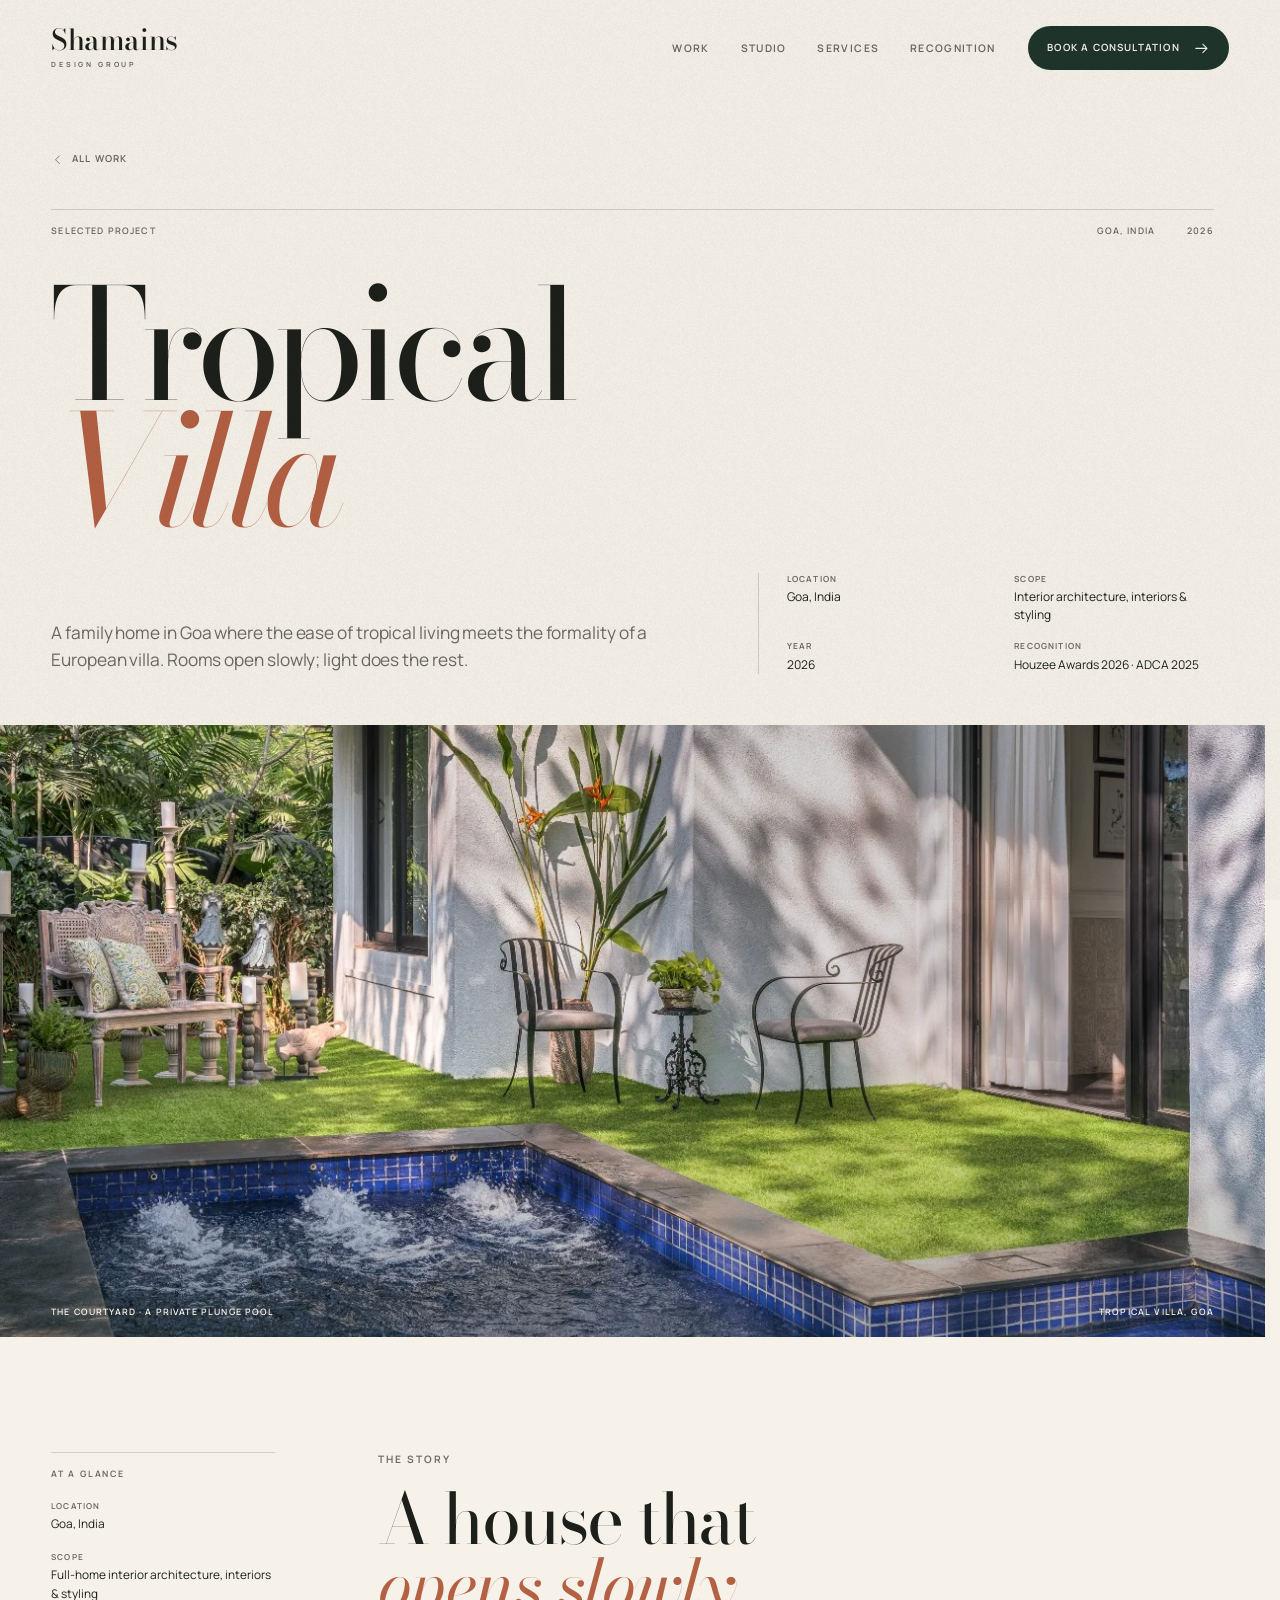
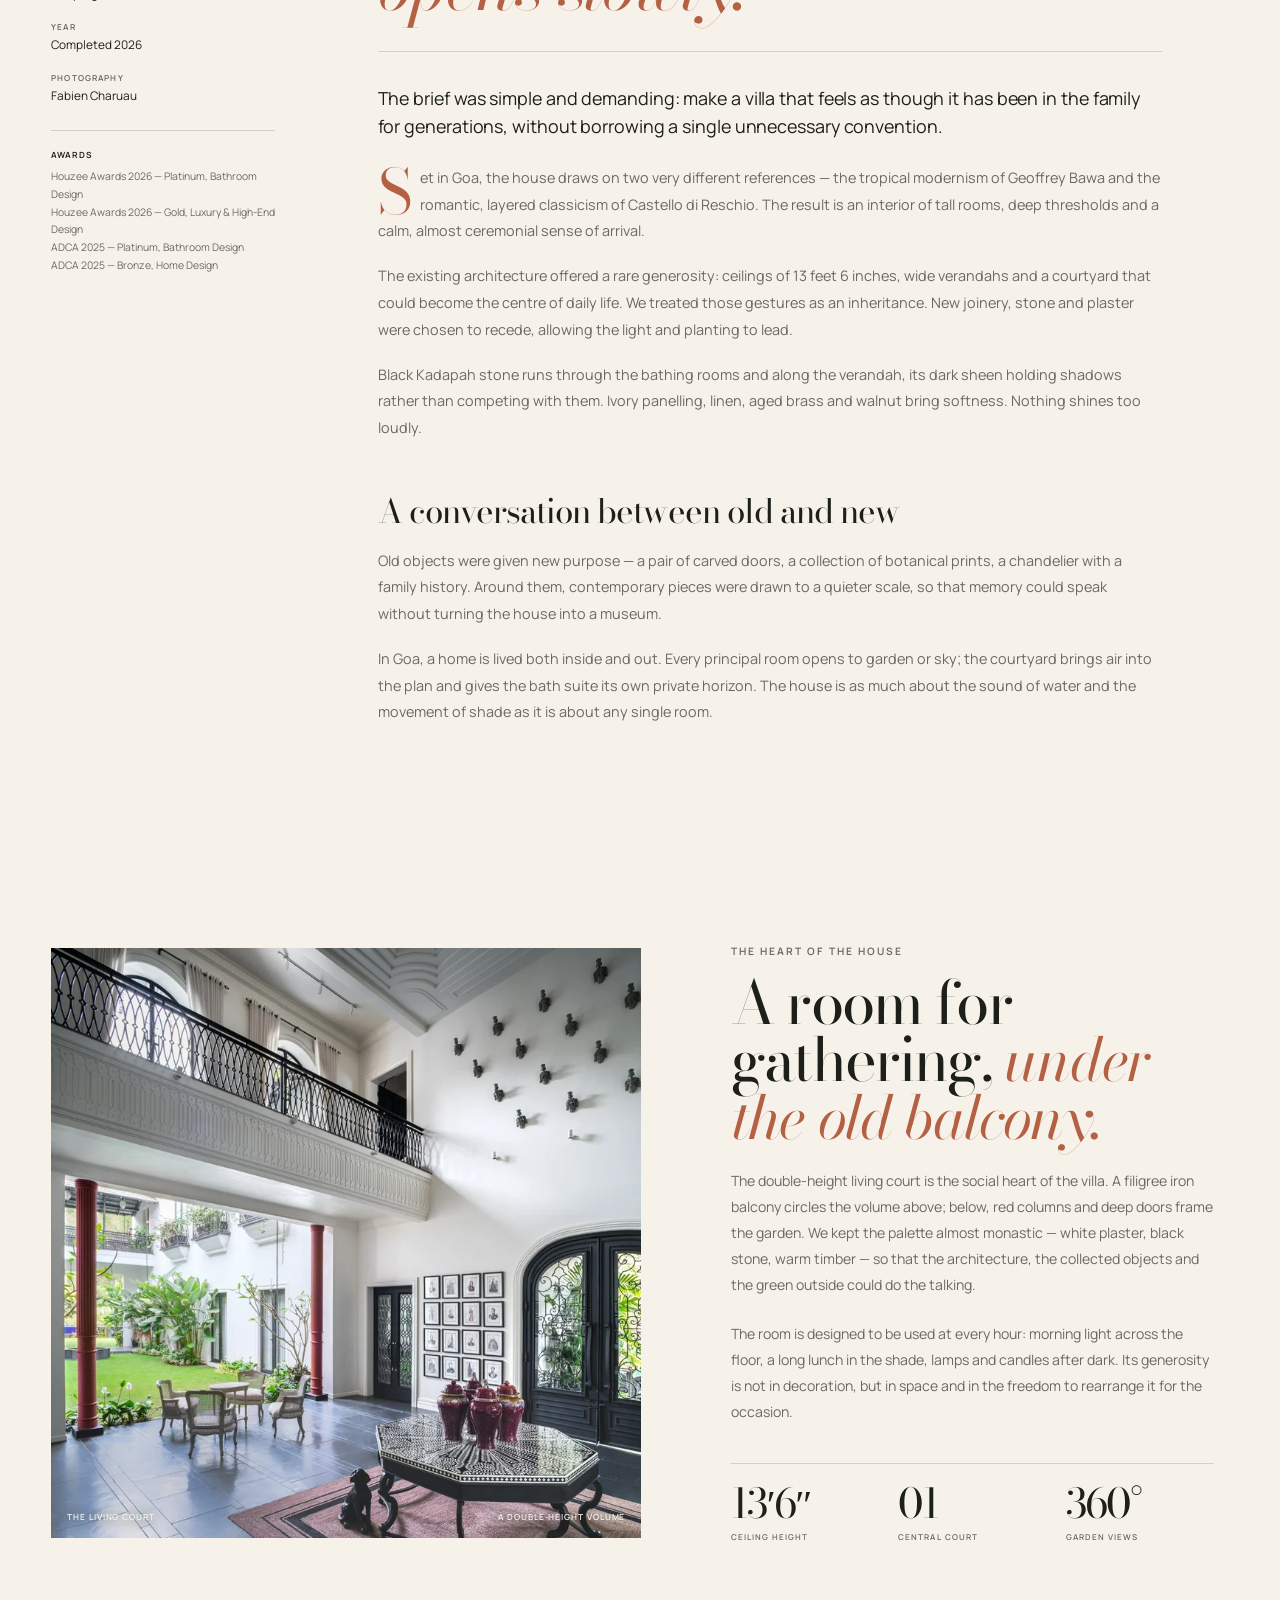
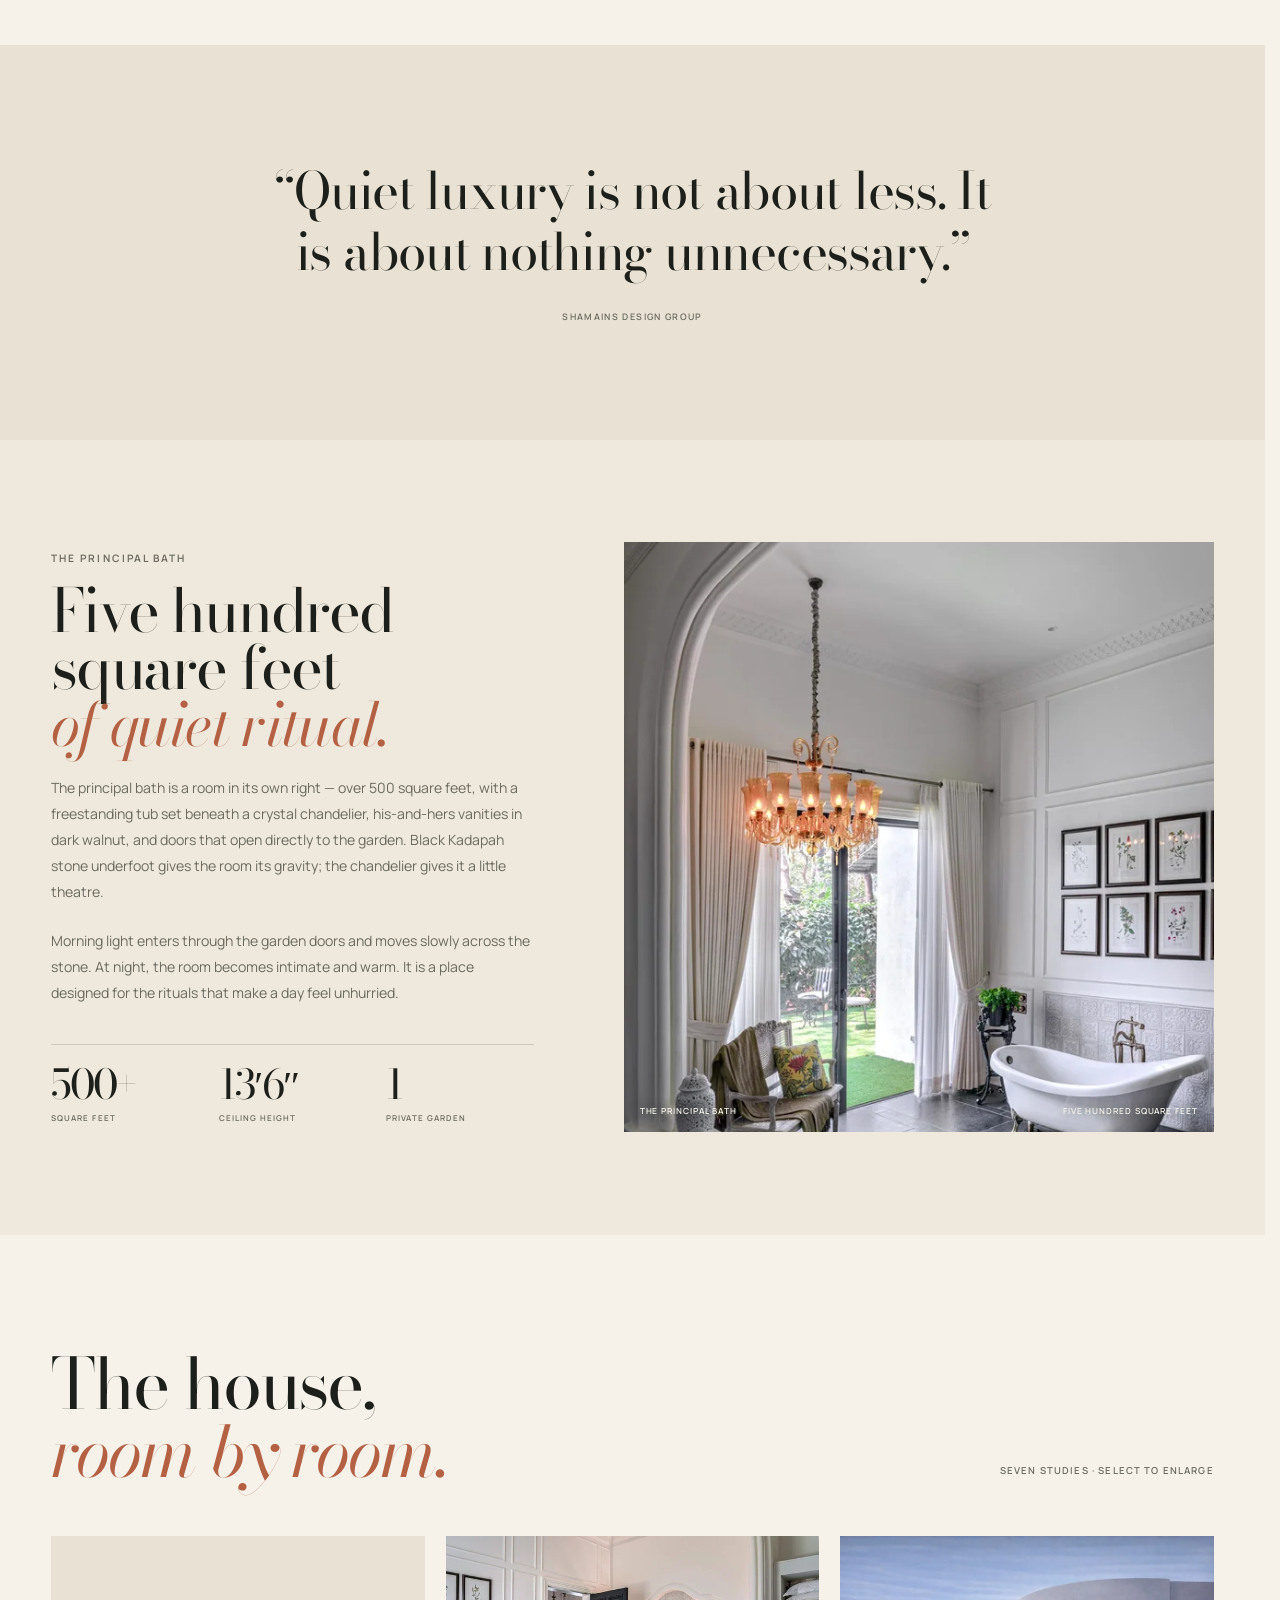
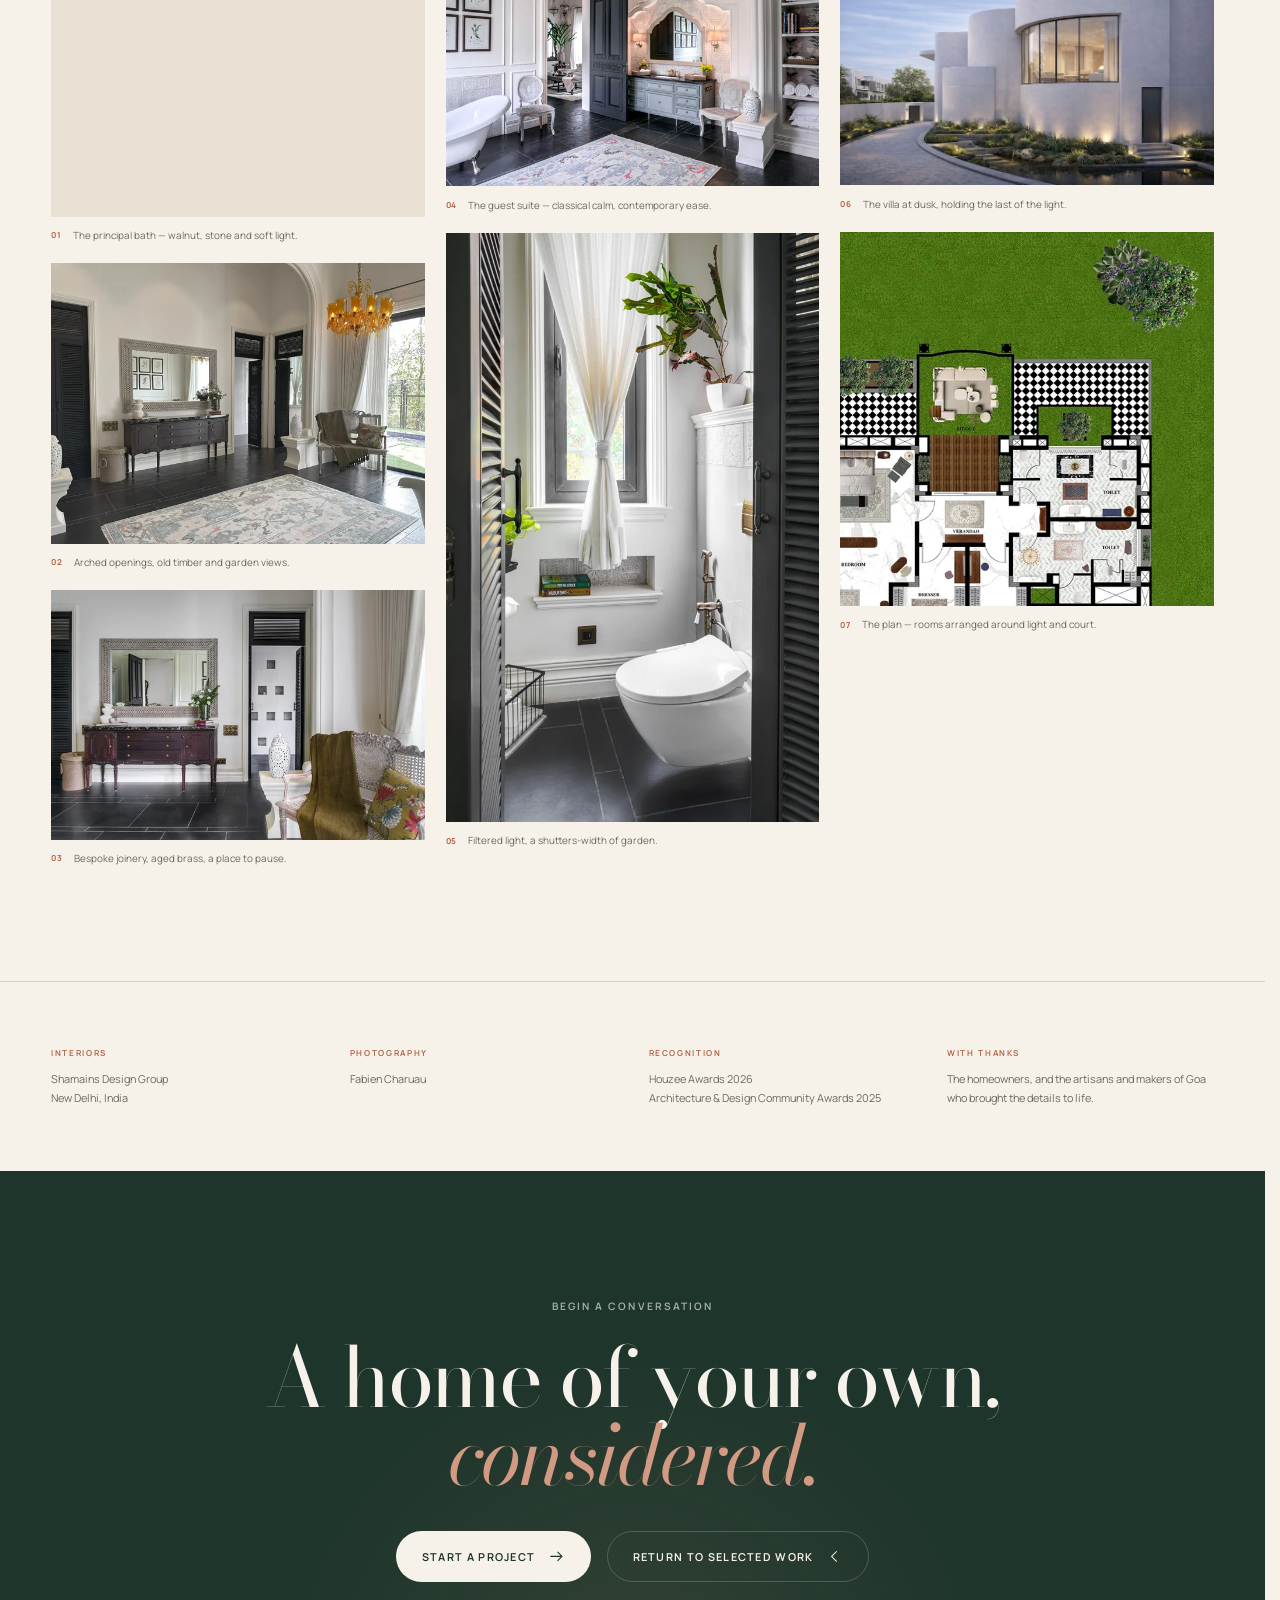
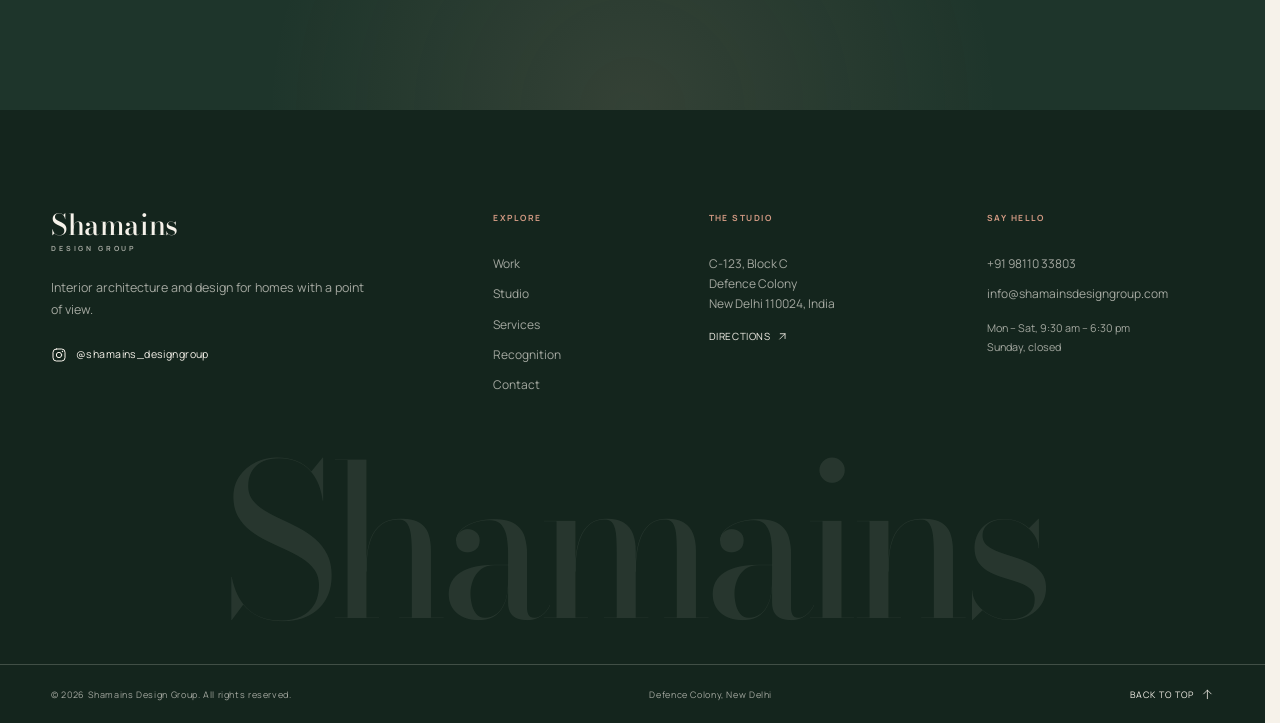
<file: tropical-villa.html>
<!DOCTYPE html>
<html lang="en">
<head>
  <meta charset="utf-8">
  <meta name="viewport" content="width=device-width, initial-scale=1">
  <title>Tropical Villa, Goa — Shamains Design Group</title>
  <meta name="description" content="A family home in Goa where tropical modernism meets the romance of a European villa — a case study by Shamains Design Group, New Delhi.">
  <meta name="theme-color" content="#1E352B">
  <meta property="og:type" content="article">
  <meta property="og:title" content="Tropical Villa, Goa — Shamains Design Group">
  <meta property="og:description" content="A house that opens slowly: tropical modernism, old-world romance and quiet luxury in Goa.">
  <meta property="og:image" content="assets/images/og-cover.jpg">
  <meta property="og:image:width" content="1200">
  <meta property="og:image:height" content="630">
  <meta property="og:url" content="https://shamainsdesigngroup.com/tropical-villa.html">
  <meta name="twitter:card" content="summary_large_image">
  <link rel="canonical" href="https://shamainsdesigngroup.com/tropical-villa.html">
  <link rel="icon" href="assets/favicon.svg" type="image/svg+xml">
  <link rel="preload" href="assets/fonts/bodoni-moda-regular.woff2" as="font" type="font/woff2" crossorigin>
  <link rel="preload" href="assets/fonts/manrope.woff2" as="font" type="font/woff2" crossorigin>
  <link rel="stylesheet" href="styles.css">
  <script>document.documentElement.classList.add('js');</script>
</head>
<body class="page-project">
  <a class="skip-link" href="#main">Skip to content</a>

  <svg class="svg-sprite" aria-hidden="true" focusable="false" xmlns="http://www.w3.org/2000/svg">
    <symbol id="i-arrow" viewBox="0 0 24 24"><path d="M4 12h15M14 6l6 6-6 6"/></symbol>
    <symbol id="i-arrow-ur" viewBox="0 0 24 24"><path d="M7 17 17 7M8 7h9v9"/></symbol>
    <symbol id="i-arrow-up" viewBox="0 0 24 24"><path d="M12 20V4M5 11l7-7 7 7"/></symbol>
    <symbol id="i-chevron-left" viewBox="0 0 24 24"><path d="M15 5l-7 7 7 7"/></symbol>
    <symbol id="i-chevron-right" viewBox="0 0 24 24"><path d="M9 5l7 7-7 7"/></symbol>
    <symbol id="i-star" viewBox="0 0 24 24"><path d="m12 3 2.6 5.7 6.2.7-4.6 4.2 1.3 6.1L12 16.7l-5.5 3 1.3-6.1L3.2 9.4l6.2-.7L12 3Z" fill="currentColor" stroke="none"/></symbol>
    <symbol id="i-plus" viewBox="0 0 24 24"><path d="M12 5v14M5 12h14"/></symbol>
    <symbol id="i-pin" viewBox="0 0 24 24"><path d="M12 21s7-5.3 7-11a7 7 0 1 0-14 0c0 5.7 7 11 7 11Z"/><circle cx="12" cy="10" r="2.5"/></symbol>
    <symbol id="i-phone" viewBox="0 0 24 24"><path d="M6.4 3h3l1.3 4.2-2 1.4a14 14 0 0 0 6.7 6.7l1.4-2L21 14.6v3a2.4 2.4 0 0 1-2.6 2.4C10.2 19.4 4.6 13.8 4 5.6A2.4 2.4 0 0 1 6.4 3Z"/></symbol>
    <symbol id="i-mail" viewBox="0 0 24 24"><rect x="3" y="5" width="18" height="14" rx="1.5"/><path d="m3 7 9 6 9-6"/></symbol>
    <symbol id="i-clock" viewBox="0 0 24 24"><circle cx="12" cy="12" r="9"/><path d="M12 7v5l3 2"/></symbol>
    <symbol id="i-instagram" viewBox="0 0 24 24"><rect x="3" y="3" width="18" height="18" rx="5"/><circle cx="12" cy="12" r="4"/><circle cx="17.2" cy="6.8" r="1.1" fill="currentColor" stroke="none"/></symbol>
    <symbol id="i-close" viewBox="0 0 24 24"><path d="m6 6 12 12M18 6 6 18"/></symbol>
    <symbol id="i-award" viewBox="0 0 24 24"><circle cx="12" cy="9" r="5"/><path d="m8.5 13-2 8 5.5-3 5.5 3-2-8"/></symbol>
    <symbol id="i-expand" viewBox="0 0 24 24"><path d="M9 4H4v5M15 4h5v5M9 20H4v-5M15 20h5v-5"/></symbol>
  </svg>
  <div class="grain" aria-hidden="true"></div>

  <header class="site-header" data-header>
    <div class="header-inner container">
      <a class="brand" href="index.html" aria-label="Shamains Design Group — home">
        <span class="brand__name">Shamains</span>
        <span class="brand__sub">Design Group</span>
      </a>
      <nav class="primary-nav" aria-label="Primary">
        <a class="nav-link" href="index.html#work">Work</a>
        <a class="nav-link" href="index.html#studio">Studio</a>
        <a class="nav-link" href="index.html#services">Services</a>
        <a class="nav-link" href="index.html#recognition">Recognition</a>
      </nav>
      <div class="header-right">
        <a class="header-tel" href="tel:+919811033803">+91 98110 33803</a>
        <a class="btn btn--small btn--forest header-cta" href="index.html#contact">Book a consultation <svg class="icon" aria-hidden="true"><use href="#i-arrow"/></svg></a>
        <button class="menu-toggle" type="button" aria-expanded="false" aria-controls="mobile-menu" data-menu-toggle>
          <span class="menu-toggle__label">Menu</span>
          <span class="menu-toggle__lines" aria-hidden="true"><span></span><span></span></span>
        </button>
      </div>
    </div>
    <span class="scroll-progress" aria-hidden="true"><span data-progress></span></span>
  </header>

  <div class="mobile-menu" id="mobile-menu" aria-hidden="true" data-menu inert>
    <div class="mobile-menu__top container">
      <a class="brand brand--light" href="index.html" aria-label="Shamains Design Group — home">
        <span class="brand__name">Shamains</span>
        <span class="brand__sub">Design Group</span>
      </a>
      <button class="mobile-menu__close" type="button" aria-label="Close menu" data-menu-close>
        <svg class="icon" aria-hidden="true"><use href="#i-close"/></svg>
      </button>
    </div>
    <div class="mobile-menu__body container">
      <nav class="mobile-menu__nav" aria-label="Mobile">
        <a href="index.html#work"><span>01</span>Work <svg class="icon" aria-hidden="true"><use href="#i-arrow-ur"/></svg></a>
        <a href="index.html#studio"><span>02</span>Studio <svg class="icon" aria-hidden="true"><use href="#i-arrow-ur"/></svg></a>
        <a href="index.html#services"><span>03</span>Services <svg class="icon" aria-hidden="true"><use href="#i-arrow-ur"/></svg></a>
        <a href="index.html#recognition"><span>04</span>Recognition <svg class="icon" aria-hidden="true"><use href="#i-arrow-ur"/></svg></a>
        <a href="index.html#contact"><span>05</span>Contact <svg class="icon" aria-hidden="true"><use href="#i-arrow-ur"/></svg></a>
      </nav>
      <div class="mobile-menu__meta">
        <div>
          <p class="eyebrow">The studio</p>
          <p>C-123, Block C, Defence Colony<br>New Delhi 110024</p>
        </div>
        <div>
          <a href="tel:+919811033803">+91 98110 33803</a>
          <a href="mailto:info@shamainsdesigngroup.com">info@shamainsdesigngroup.com</a>
        </div>
        <a class="menu-instagram" href="https://www.instagram.com/shamains_designgroup/" target="_blank" rel="noopener">
          <svg class="icon" aria-hidden="true"><use href="#i-instagram"/></svg> @shamains_designgroup
        </a>
      </div>
    </div>
  </div>

  <main id="main">
    <section class="project-intro" aria-labelledby="project-title">
      <div class="container">
        <a class="back-link" href="index.html#work"><svg class="icon" aria-hidden="true"><use href="#i-chevron-left"/></svg> All work</a>
        <div class="project-label-row">
          <span>Selected project</span>
          <span>Goa, India</span>
          <span>2026</span>
        </div>
        <h1 class="project-title" id="project-title">Tropical<br><em>Villa</em></h1>
        <div class="project-intro__bottom">
          <p class="lead">A family home in Goa where the ease of tropical living meets the formality of a European villa. Rooms open slowly; light does the rest.</p>
          <dl class="project-meta">
            <div><dt>Location</dt><dd>Goa, India</dd></div>
            <div><dt>Scope</dt><dd>Interior architecture, interiors &amp; styling</dd></div>
            <div><dt>Year</dt><dd>2026</dd></div>
            <div><dt>Recognition</dt><dd>Houzee Awards 2026 · ADCA 2025</dd></div>
          </dl>
        </div>
      </div>
    </section>

    <figure class="project-cover">
      <img src="assets/images/courtyard-pool-1280.webp" srcset="assets/images/courtyard-pool-640.webp 640w, assets/images/courtyard-pool-1280.webp 1280w" sizes="100vw" width="1280" height="854" alt="A private courtyard with a cobalt-blue plunge pool, lawn and tropical planting at Tropical Villa, Goa." fetchpriority="high" decoding="async">
      <figcaption class="container project-cover__caption"><span>The courtyard · a private plunge pool</span><span>Tropical Villa, Goa</span></figcaption>
    </figure>

    <section class="project-story" aria-labelledby="story-title">
      <div class="container project-story__grid">
        <aside class="project-facts">
          <p class="eyebrow">At a glance</p>
          <dl>
            <div><dt>Location</dt><dd>Goa, India</dd></div>
            <div><dt>Scope</dt><dd>Full-home interior architecture, interiors &amp; styling</dd></div>
            <div><dt>Year</dt><dd>Completed 2026</dd></div>
            <div><dt>Photography</dt><dd>Fabien Charuau</dd></div>
          </dl>
          <p class="project-facts__awards">
            <strong>Awards</strong>
            Houzee Awards 2026 — Platinum, Bathroom Design<br>
            Houzee Awards 2026 — Gold, Luxury &amp; High-End Design<br>
            ADCA 2025 — Platinum, Bathroom Design<br>
            ADCA 2025 — Bronze, Home Design
          </p>
        </aside>
        <div class="project-story__body">
          <p class="eyebrow">The story</p>
          <h2 id="story-title">A house that<br><em>opens slowly.</em></h2>
          <p class="lead">The brief was simple and demanding: make a villa that feels as though it has been in the family for generations, without borrowing a single unnecessary convention.</p>
          <div class="story-copy">
            <p class="dropcap">Set in Goa, the house draws on two very different references — the tropical modernism of Geoffrey Bawa and the romantic, layered classicism of Castello di Reschio. The result is an interior of tall rooms, deep thresholds and a calm, almost ceremonial sense of arrival.</p>
            <p>The existing architecture offered a rare generosity: ceilings of 13 feet 6 inches, wide verandahs and a courtyard that could become the centre of daily life. We treated those gestures as an inheritance. New joinery, stone and plaster were chosen to recede, allowing the light and planting to lead.</p>
            <p>Black Kadapah stone runs through the bathing rooms and along the verandah, its dark sheen holding shadows rather than competing with them. Ivory panelling, linen, aged brass and walnut bring softness. Nothing shines too loudly.</p>
            <h3>A conversation between old and new</h3>
            <p>Old objects were given new purpose — a pair of carved doors, a collection of botanical prints, a chandelier with a family history. Around them, contemporary pieces were drawn to a quieter scale, so that memory could speak without turning the house into a museum.</p>
            <p>In Goa, a home is lived both inside and out. Every principal room opens to garden or sky; the courtyard brings air into the plan and gives the bath suite its own private horizon. The house is as much about the sound of water and the movement of shade as it is about any single room.</p>
          </div>
        </div>
      </div>
    </section>

    <section class="project-split" aria-labelledby="heart-title">
      <div class="container project-split__grid">
        <figure class="project-split__figure">
          <img src="assets/images/double-height-800.webp" srcset="assets/images/double-height-800.webp 800w, assets/images/double-height-1600.webp 1600w" sizes="(max-width: 940px) 92vw, 52vw" width="1600" height="1600" alt="Double-height living court with a wrought-iron balcony, red columns, and doors opening onto a green garden." loading="lazy" decoding="async">
          <figcaption><span>The living court</span><span>A double-height volume</span></figcaption>
        </figure>
        <div class="project-split__body">
          <p class="eyebrow">The heart of the house</p>
          <h2 id="heart-title">A room for gathering, <em>under the old balcony.</em></h2>
          <p>The double-height living court is the social heart of the villa. A filigree iron balcony circles the volume above; below, red columns and deep doors frame the garden. We kept the palette almost monastic — white plaster, black stone, warm timber — so that the architecture, the collected objects and the green outside could do the talking.</p>
          <p>The room is designed to be used at every hour: morning light across the floor, a long lunch in the shade, lamps and candles after dark. Its generosity is not in decoration, but in space and in the freedom to rearrange it for the occasion.</p>
          <div class="project-numbers">
            <div><strong>13′6″</strong><span>Ceiling height</span></div>
            <div><strong>01</strong><span>Central court</span></div>
            <div><strong>360°</strong><span>Garden views</span></div>
          </div>
        </div>
      </div>
    </section>

    <section class="project-quote">
      <div class="container">
        <blockquote>“Quiet luxury is not about less. It is about nothing unnecessary.”</blockquote>
        <cite>Shamains Design Group</cite>
      </div>
    </section>

    <section class="project-split project-split--reverse project-split--tint" aria-labelledby="bath-title">
      <div class="container project-split__grid">
        <figure class="project-split__figure">
          <img src="assets/images/principal-bath-640.webp" srcset="assets/images/principal-bath-640.webp 640w, assets/images/principal-bath-1280.webp 1280w" sizes="(max-width: 940px) 92vw, 45vw" width="1280" height="1918" alt="Freestanding bath beneath a crystal chandelier, with tall windows opening to a private garden." loading="lazy" decoding="async">
          <figcaption><span>The principal bath</span><span>Five hundred square feet</span></figcaption>
        </figure>
        <div class="project-split__body">
          <p class="eyebrow">The principal bath</p>
          <h2 id="bath-title">Five hundred square feet <em>of quiet ritual.</em></h2>
          <p>The principal bath is a room in its own right — over 500 square feet, with a freestanding tub set beneath a crystal chandelier, his-and-hers vanities in dark walnut, and doors that open directly to the garden. Black Kadapah stone underfoot gives the room its gravity; the chandelier gives it a little theatre.</p>
          <p>Morning light enters through the garden doors and moves slowly across the stone. At night, the room becomes intimate and warm. It is a place designed for the rituals that make a day feel unhurried.</p>
          <div class="project-numbers">
            <div><strong>500+</strong><span>Square feet</span></div>
            <div><strong>13′6″</strong><span>Ceiling height</span></div>
            <div><strong>1</strong><span>Private garden</span></div>
          </div>
        </div>
      </div>
    </section>
    <section class="project-gallery" id="gallery" aria-labelledby="gallery-title">
      <div class="container">
        <div class="gallery__head">
          <h2 id="gallery-title">The house,<br><em>room by room.</em></h2>
          <p>Seven studies · select to enlarge</p>
        </div>
        <div class="gallery__grid">
          <button class="gallery__item" type="button" data-lightbox data-full="assets/images/bath-vanity-1280.webp" data-caption="The principal bath — twin vanities in walnut and stone, beneath an arched opening." aria-label="Enlarge image: the principal bath">
            <span class="gallery__media">
              <img src="assets/images/bath-vanity-640.webp" srcset="assets/images/bath-vanity-640.webp 640w, assets/images/bath-vanity-1280.webp 1280w" sizes="(max-width: 700px) 92vw, (max-width: 1024px) 46vw, 31vw" width="1280" height="960" alt="The principal bath with twin vanities in walnut and stone beneath an arched opening." loading="lazy" decoding="async">
              <span class="gallery__expand"><svg class="icon" aria-hidden="true"><use href="#i-expand"/></svg></span>
            </span>
            <span class="gallery__caption"><span class="gallery__num">01</span><span>The principal bath — walnut, stone and soft light.</span></span>
          </button>
          <button class="gallery__item" type="button" data-lightbox data-full="assets/images/arched-suite-1280.webp" data-caption="Arched openings and dark timber doors frame the garden beyond." aria-label="Enlarge image: arched openings in the suite">
            <span class="gallery__media">
              <img src="assets/images/arched-suite-640.webp" srcset="assets/images/arched-suite-640.webp 640w, assets/images/arched-suite-1280.webp 1280w" sizes="(max-width: 700px) 92vw, (max-width: 1024px) 46vw, 31vw" width="1280" height="960" alt="Arched openings and dark timber doors frame the garden beyond." loading="lazy" decoding="async">
              <span class="gallery__expand"><svg class="icon" aria-hidden="true"><use href="#i-expand"/></svg></span>
            </span>
            <span class="gallery__caption"><span class="gallery__num">02</span><span>Arched openings, old timber and garden views.</span></span>
          </button>
          <button class="gallery__item" type="button" data-lightbox data-full="assets/images/vanity-walnut-1280.webp" data-caption="Bespoke joinery, aged brass and a quiet corner for dressing." aria-label="Enlarge image: bespoke vanity detail">
            <span class="gallery__media">
              <img src="assets/images/vanity-walnut-640.webp" srcset="assets/images/vanity-walnut-640.webp 640w, assets/images/vanity-walnut-1280.webp 1280w" sizes="(max-width: 700px) 92vw, (max-width: 1024px) 46vw, 31vw" width="1280" height="854" alt="A dark walnut vanity with an antique mirror and a mustard chaise in a panelled suite." loading="lazy" decoding="async">
              <span class="gallery__expand"><svg class="icon" aria-hidden="true"><use href="#i-expand"/></svg></span>
            </span>
            <span class="gallery__caption"><span class="gallery__num">03</span><span>Bespoke joinery, aged brass, a place to pause.</span></span>
          </button>
          <button class="gallery__item" type="button" data-lightbox data-full="assets/images/suite-bedroom-1280.webp" data-caption="The guest suite in ivory, black stone and a touch of old-world pattern." aria-label="Enlarge image: the guest suite">
            <span class="gallery__media">
              <img src="assets/images/suite-bedroom-640.webp" srcset="assets/images/suite-bedroom-640.webp 640w, assets/images/suite-bedroom-1280.webp 1280w" sizes="(max-width: 700px) 92vw, (max-width: 1024px) 46vw, 31vw" width="1280" height="856" alt="Ivory bedroom suite with classical wall panels, dark stone floors and a patterned rug." loading="lazy" decoding="async">
              <span class="gallery__expand"><svg class="icon" aria-hidden="true"><use href="#i-expand"/></svg></span>
            </span>
            <span class="gallery__caption"><span class="gallery__num">04</span><span>The guest suite — classical calm, contemporary ease.</span></span>
          </button>
          <button class="gallery__item" type="button" data-lightbox data-full="assets/images/bath-window-1280.webp" data-caption="A shuttered window, filtered light and a private garden view." aria-label="Enlarge image: the bath window">
            <span class="gallery__media">
              <img src="assets/images/bath-window-640.webp" srcset="assets/images/bath-window-640.webp 640w, assets/images/bath-window-1280.webp 1280w" sizes="(max-width: 700px) 92vw, (max-width: 1024px) 46vw, 31vw" width="1280" height="2016" alt="A shuttered window beside a bath, filtering light onto stone and a private garden view." loading="lazy" decoding="async">
              <span class="gallery__expand"><svg class="icon" aria-hidden="true"><use href="#i-expand"/></svg></span>
            </span>
            <span class="gallery__caption"><span class="gallery__num">05</span><span>Filtered light, a shutters-width of garden.</span></span>
          </button>
          <button class="gallery__item" type="button" data-lightbox data-full="assets/images/exterior-dusk-1536.webp" data-caption="The villa at dusk — curved white volumes above a still reflecting pool." aria-label="Enlarge image: the villa at dusk">
            <span class="gallery__media">
              <img src="assets/images/exterior-dusk-800.webp" srcset="assets/images/exterior-dusk-800.webp 800w, assets/images/exterior-dusk-1536.webp 1536w" sizes="(max-width: 700px) 92vw, (max-width: 1024px) 46vw, 31vw" width="1536" height="1024" alt="The villa at dusk, with curved white volumes reflected in a still pool." loading="lazy" decoding="async">
              <span class="gallery__expand"><svg class="icon" aria-hidden="true"><use href="#i-expand"/></svg></span>
            </span>
            <span class="gallery__caption"><span class="gallery__num">06</span><span>The villa at dusk, holding the last of the light.</span></span>
          </button>
          <button class="gallery__item" type="button" data-lightbox data-full="assets/images/villa-plan-1080.webp" data-caption="The plan: rooms arranged around light, garden and the central court." aria-label="Enlarge image: the villa plan">
            <span class="gallery__media">
              <img src="assets/images/villa-plan-540.webp" srcset="assets/images/villa-plan-540.webp 540w, assets/images/villa-plan-1080.webp 1080w" sizes="(max-width: 700px) 92vw, (max-width: 1024px) 46vw, 31vw" width="1080" height="1080" alt="Architectural floor plan of the villa, with rooms arranged around gardens and a central court." loading="lazy" decoding="async">
              <span class="gallery__expand"><svg class="icon" aria-hidden="true"><use href="#i-expand"/></svg></span>
            </span>
            <span class="gallery__caption"><span class="gallery__num">07</span><span>The plan — rooms arranged around light and court.</span></span>
          </button>
        </div>
      </div>
    </section>

    <section class="project-credits" aria-label="Project credits">
      <div class="container project-credits__grid">
        <div><p class="eyebrow">Interiors</p><p>Shamains Design Group<br>New Delhi, India</p></div>
        <div><p class="eyebrow">Photography</p><p>Fabien Charuau</p></div>
        <div><p class="eyebrow">Recognition</p><p>Houzee Awards 2026<br>Architecture &amp; Design Community Awards 2025</p></div>
        <div><p class="eyebrow">With thanks</p><p>The homeowners, and the artisans and makers of Goa who brought the details to life.</p></div>
      </div>
    </section>

    <section class="project-cta">
      <div class="container">
        <p class="eyebrow eyebrow--light">Begin a conversation</p>
        <h2>A home of your own,<br><em>considered.</em></h2>
        <div class="project-cta__actions">
          <a class="btn btn--cream" href="index.html#contact">Start a project <svg class="icon" aria-hidden="true"><use href="#i-arrow"/></svg></a>
          <a class="btn btn--ghost" href="index.html#work">Return to selected work <svg class="icon" aria-hidden="true"><use href="#i-chevron-left"/></svg></a>
        </div>
      </div>
    </section>
  </main>

  <footer class="site-footer">
    <div class="container footer__top">
      <div class="footer__brand">
        <a class="brand brand--light" href="index.html" aria-label="Shamains Design Group — home">
          <span class="brand__name">Shamains</span>
          <span class="brand__sub">Design Group</span>
        </a>
        <p>Interior architecture and design for homes with a point of view.</p>
        <a class="footer__social" href="https://www.instagram.com/shamains_designgroup/" target="_blank" rel="noopener"><svg class="icon" aria-hidden="true"><use href="#i-instagram"/></svg> @shamains_designgroup</a>
      </div>
      <nav class="footer__col" aria-label="Explore">
        <p class="footer__label">Explore</p>
        <a href="index.html#work">Work</a>
        <a href="index.html#studio">Studio</a>
        <a href="index.html#services">Services</a>
        <a href="index.html#recognition">Recognition</a>
        <a href="index.html#contact">Contact</a>
      </nav>
      <div class="footer__col">
        <p class="footer__label">The studio</p>
        <address>C-123, Block C<br>Defence Colony<br>New Delhi 110024, India</address>
        <a class="footer__directions" href="https://maps.app.goo.gl/yxxXQyF8hFgJPzou5" target="_blank" rel="noopener">Directions <svg class="icon" aria-hidden="true"><use href="#i-arrow-ur"/></svg></a>
      </div>
      <div class="footer__col">
        <p class="footer__label">Say hello</p>
        <a href="tel:+919811033803">+91 98110 33803</a>
        <a href="mailto:info@shamainsdesigngroup.com">info@shamainsdesigngroup.com</a>
        <p class="footer__hours">Mon – Sat, 9:30 am – 6:30 pm<br>Sunday, closed</p>
      </div>
    </div>
    <div class="footer__wordmark" aria-hidden="true">Shamains</div>
    <div class="container footer__bottom">
      <p>© <span data-year>2026</span> Shamains Design Group. All rights reserved.</p>
      <p class="footer__location">Defence Colony, New Delhi</p>
      <button type="button" class="footer__top-link" data-to-top>Back to top <svg class="icon" aria-hidden="true"><use href="#i-arrow-up"/></svg></button>
    </div>
  </footer>

  <dialog class="lightbox" id="lightbox" data-lightbox-dialog aria-label="Tropical Villa image viewer">
    <div class="lightbox__bar">
      <span class="lightbox__count" data-lightbox-count>01 / 07</span>
      <button class="lightbox__close" type="button" aria-label="Close image viewer" data-lightbox-close>
        <svg class="icon" aria-hidden="true"><use href="#i-close"/></svg>
      </button>
    </div>
    <div class="lightbox__stage">
      <button class="lightbox__nav lightbox__nav--prev" type="button" aria-label="Previous image" data-lightbox-prev>
        <svg class="icon" aria-hidden="true"><use href="#i-chevron-left"/></svg>
      </button>
      <figure class="lightbox__figure">
        <img class="lightbox__img" data-lightbox-image src="assets/images/bath-vanity-1280.webp" alt="">
        <figcaption class="lightbox__caption" data-lightbox-caption></figcaption>
      </figure>
      <button class="lightbox__nav lightbox__nav--next" type="button" aria-label="Next image" data-lightbox-next>
        <svg class="icon" aria-hidden="true"><use href="#i-chevron-right"/></svg>
      </button>
    </div>
  </dialog>

  <button class="back-to-top" type="button" aria-label="Back to top" data-to-top>
    <svg class="icon" aria-hidden="true"><use href="#i-arrow-up"/></svg>
  </button>

  <script src="main.js" defer></script>
</body>
</html>
</file>
<file: styles.css>
/* ==========================================================================
   Shamains Design Group
   A warm, editorial visual system: ivory paper, forest ink, terracotta accent.
   ========================================================================== */

@font-face {
  font-family: "Bodoni Moda";
  src: url("assets/fonts/bodoni-moda-regular.woff2") format("woff2");
  font-weight: 400 900;
  font-style: normal;
  font-display: swap;
}

@font-face {
  font-family: "Bodoni Moda";
  src: url("assets/fonts/bodoni-moda-italic.woff2") format("woff2");
  font-weight: 400;
  font-style: italic;
  font-display: swap;
}

@font-face {
  font-family: "Manrope";
  src: url("assets/fonts/manrope.woff2") format("woff2");
  font-weight: 200 800;
  font-style: normal;
  font-display: swap;
}

:root {
  --ivory: #f6f2ea;
  --ivory-deep: #efe8dc;
  --sand: #e9e2d4;
  --sand-deep: #ded4c2;
  --forest: #1e352b;
  --forest-deep: #14251d;
  --forest-soft: #2a4438;
  --terracotta: #b46043;
  --terracotta-soft: #d39a83;
  --ink: #1c1f1a;
  --muted: #6b6a5f;
  --muted-light: rgba(246, 242, 234, 0.64);
  --line: rgba(28, 31, 26, 0.16);
  --line-soft: rgba(28, 31, 26, 0.09);
  --line-light: rgba(246, 242, 234, 0.2);
  --display: "Bodoni Moda", "Didot", "Times New Roman", serif;
  --sans: "Manrope", "Helvetica Neue", Arial, sans-serif;
  --gutter: clamp(1.25rem, 4vw, 4.5rem);
  --header-h: 6rem;
  --ease: cubic-bezier(0.22, 0.61, 0.36, 1);
  --ease-out: cubic-bezier(0.16, 1, 0.3, 1);
  --ease-spring: cubic-bezier(0.34, 1.56, 0.64, 1);
}

/* --------------------------------------------------------------------------
   Reset & base
   -------------------------------------------------------------------------- */

*,
*::before,
*::after {
  box-sizing: border-box;
}

html {
  -webkit-text-size-adjust: 100%;
  scroll-behavior: smooth;
  scrollbar-gutter: stable;
  scrollbar-color: var(--sand-deep) var(--ivory);
}

body {
  margin: 0;
  background: var(--ivory);
  color: var(--ink);
  font-family: var(--sans);
  font-size: 1rem;
  font-weight: 400;
  line-height: 1.65;
  overflow-x: hidden;
  -webkit-font-smoothing: antialiased;
  -moz-osx-font-smoothing: grayscale;
  text-rendering: optimizeLegibility;
}

body.menu-open,
body.dialog-open {
  overflow: hidden;
}

h1,
h2,
h3,
h4,
p,
blockquote,
figure,
figcaption,
dl,
dd,
address {
  margin: 0;
}

h1,
h2,
h3,
h4 {
  font-family: var(--display);
  font-weight: 400;
  line-height: 0.96;
  letter-spacing: -0.03em;
  text-wrap: balance;
}

h1 em,
h2 em,
h3 em {
  font-weight: 400;
}

ul,
ol {
  margin: 0;
  padding: 0;
  list-style: none;
}

img,
svg,
picture {
  display: block;
}

img {
  max-width: 100%;
  height: auto;
}

a {
  color: inherit;
  text-decoration: none;
}

button,
input,
textarea,
select {
  font: inherit;
  color: inherit;
}

button {
  padding: 0;
  border: 0;
  background: none;
  cursor: pointer;
}

address {
  font-style: normal;
}

::selection {
  background: var(--terracotta);
  color: var(--ivory);
}

:focus-visible {
  outline: 2px solid var(--terracotta);
  outline-offset: 4px;
}

section[id] {
  scroll-margin-top: calc(var(--header-h) - 1rem);
}

.svg-sprite {
  position: absolute;
  width: 0;
  height: 0;
  overflow: hidden;
}

.icon {
  width: 1em;
  height: 1em;
  flex: none;
  fill: none;
  stroke: currentColor;
  stroke-width: 1.5;
  stroke-linecap: round;
  stroke-linejoin: round;
}

.grain {
  position: fixed;
  inset: 0;
  z-index: 3000;
  pointer-events: none;
  opacity: 0.55;
  background-image: url("assets/images/noise.png");
  background-repeat: repeat;
  mix-blend-mode: multiply;
}

.skip-link {
  position: fixed;
  top: 1rem;
  left: 1rem;
  z-index: 4000;
  padding: 0.8rem 1.1rem;
  border-radius: 999px;
  background: var(--forest);
  color: var(--ivory);
  font-size: 0.75rem;
  letter-spacing: 0.08em;
  text-transform: uppercase;
  transform: translateY(-200%);
  transition: transform 0.25s var(--ease);
}

.skip-link:focus {
  transform: translateY(0);
}

/* --------------------------------------------------------------------------
   Layout primitives
   -------------------------------------------------------------------------- */

.container {
  width: 100%;
  max-width: 1600px;
  margin-inline: auto;
  padding-inline: var(--gutter);
}

.section {
  position: relative;
  padding-block: clamp(5.5rem, 9vw, 9.5rem);
}

.section-marker {
  display: flex;
  align-items: center;
  gap: 0.85rem;
  padding-top: 0.9rem;
  border-top: 1px solid var(--line);
  color: var(--muted);
  font-size: 0.625rem;
  font-weight: 650;
  letter-spacing: 0.19em;
  line-height: 1.4;
  text-transform: uppercase;
}

.section-marker__num {
  color: var(--terracotta);
  font-weight: 750;
}

.section-marker__aside {
  margin-left: auto;
  color: var(--muted);
  font-weight: 500;
  letter-spacing: 0.13em;
}

.section-marker--light {
  border-color: var(--line-light);
  color: var(--muted-light);
}

.section-marker--light .section-marker__num {
  color: var(--terracotta-soft);
}

.section-marker--light .section-marker__aside {
  color: var(--muted-light);
}

.eyebrow {
  display: flex;
  align-items: center;
  gap: 0.8rem;
  color: var(--muted);
  font-size: 0.64rem;
  font-weight: 650;
  letter-spacing: 0.2em;
  line-height: 1.45;
  text-transform: uppercase;
}

.eyebrow__line {
  display: inline-block;
  width: 2rem;
  height: 1px;
  background: var(--terracotta);
}

.eyebrow--light {
  color: var(--muted-light);
}

.eyebrow--light .eyebrow__line {
  background: var(--terracotta-soft);
}

.lead {
  color: var(--ink);
  font-size: clamp(1.08rem, 1.55vw, 1.35rem);
  line-height: 1.6;
  letter-spacing: -0.005em;
}

.stars {
  display: inline-flex;
  align-items: center;
  gap: 0.18rem;
  color: var(--terracotta);
  line-height: 1;
}

.stars .icon {
  width: 0.72rem;
  height: 0.72rem;
  stroke: none;
}

/* Buttons & links */

.btn {
  display: inline-flex;
  align-items: center;
  justify-content: center;
  gap: 0.8rem;
  min-height: 3.2rem;
  padding: 0.9rem 1.55rem;
  border: 1px solid transparent;
  border-radius: 999px;
  font-size: 0.68rem;
  font-weight: 650;
  letter-spacing: 0.12em;
  line-height: 1.2;
  text-align: center;
  text-transform: uppercase;
  transition:
    background-color 0.45s var(--ease),
    border-color 0.45s var(--ease),
    color 0.45s var(--ease),
    transform 0.45s var(--ease);
}

.btn .icon {
  width: 1.05rem;
  height: 1.05rem;
  transition: transform 0.45s var(--ease);
}

.btn:hover {
  transform: translateY(-2px);
}

.btn:hover .icon {
  transform: translateX(4px);
}

.btn--forest {
  background: var(--forest);
  color: var(--ivory);
}

.btn--forest:hover {
  background: var(--terracotta);
}

.btn--cream {
  background: var(--ivory);
  color: var(--forest);
}

.btn--cream:hover {
  background: var(--terracotta-soft);
}

.btn--outline {
  border-color: var(--line);
  color: var(--ink);
}

.btn--outline:hover {
  border-color: var(--forest);
  background: var(--forest);
  color: var(--ivory);
}

.btn--small {
  min-height: 2.75rem;
  padding: 0.7rem 1.15rem;
  font-size: 0.62rem;
}

.link-arrow {
  display: inline-flex;
  align-items: center;
  gap: 0.6rem;
  width: fit-content;
  padding-bottom: 0.32rem;
  border-bottom: 1px solid var(--line);
  font-size: 0.7rem;
  font-weight: 650;
  letter-spacing: 0.1em;
  line-height: 1.4;
  text-transform: uppercase;
  transition:
    color 0.35s var(--ease),
    border-color 0.35s var(--ease);
}

.link-arrow .icon {
  width: 0.95rem;
  height: 0.95rem;
  transition: transform 0.4s var(--ease);
}

.link-arrow:hover {
  border-color: var(--terracotta);
  color: var(--terracotta);
}

.link-arrow:hover .icon {
  transform: translateX(4px);
}

.link-arrow--small {
  font-size: 0.62rem;
}

/* Reveal */

html.js [data-reveal] {
  opacity: 0;
  transform: translateY(28px);
  transition:
    opacity 0.9s var(--ease-out),
    transform 0.9s var(--ease-out);
}

html.js [data-reveal].is-visible {
  opacity: 1;
  transform: translateY(0);
}

html.js .approach__steps > li:nth-child(2),
html.js .recognition__list > li:nth-child(2),
html.js .work__mosaic > :nth-child(2) {
  transition-delay: 0.09s;
}

html.js .approach__steps > li:nth-child(3),
html.js .recognition__list > li:nth-child(3),
html.js .work__mosaic > :nth-child(3) {
  transition-delay: 0.18s;
}

html.js .approach__steps > li:nth-child(4),
html.js .recognition__list > li:nth-child(4) {
  transition-delay: 0.27s;
}

html.js .recognition__list > li:nth-child(5) {
  transition-delay: 0.36s;
}

/* --------------------------------------------------------------------------
   Header
   -------------------------------------------------------------------------- */

.site-header {
  position: fixed;
  inset: 0 0 auto;
  z-index: 90;
  transition:
    background-color 0.5s var(--ease),
    border-color 0.5s var(--ease);
  border-bottom: 1px solid transparent;
}

.site-header.is-scrolled {
  background: rgba(246, 242, 234, 0.9);
  border-bottom-color: var(--line-soft);
  -webkit-backdrop-filter: blur(18px) saturate(130%);
  backdrop-filter: blur(18px) saturate(130%);
}

.header-inner {
  display: flex;
  align-items: center;
  justify-content: space-between;
  gap: 2rem;
  height: var(--header-h);
  transition: height 0.45s var(--ease);
}

.site-header.is-scrolled .header-inner {
  height: 4.4rem;
}

.brand {
  display: inline-flex;
  flex-direction: column;
  gap: 0.36rem;
  line-height: 1;
  color: var(--ink);
}

.brand__name {
  font-family: var(--display);
  font-size: 1.8rem;
  font-weight: 500;
  letter-spacing: -0.015em;
  line-height: 0.9;
}

.brand__sub {
  color: var(--muted);
  font-size: 0.44rem;
  font-weight: 700;
  letter-spacing: 0.4em;
  line-height: 1.2;
  text-transform: uppercase;
}

.brand--light {
  color: var(--ivory);
}

.brand--light .brand__sub {
  color: var(--muted-light);
}

.primary-nav {
  display: flex;
  align-items: center;
  gap: clamp(1.4rem, 2.4vw, 2.6rem);
  margin-left: auto;
}

.nav-link {
  position: relative;
  padding-block: 0.5rem;
  color: var(--muted);
  font-size: 0.65rem;
  font-weight: 650;
  letter-spacing: 0.13em;
  line-height: 1;
  text-transform: uppercase;
  transition: color 0.35s var(--ease);
}

.nav-link::after {
  content: "";
  position: absolute;
  right: 0;
  bottom: 0;
  left: 0;
  height: 1px;
  background: var(--terracotta);
  transform: scaleX(0);
  transform-origin: right;
  transition: transform 0.4s var(--ease);
}

.nav-link:hover,
.nav-link.is-active {
  color: var(--ink);
}

.nav-link:hover::after,
.nav-link.is-active::after {
  transform: scaleX(1);
  transform-origin: left;
}

.header-right {
  display: flex;
  align-items: center;
  gap: 1.5rem;
}

.header-tel {
  color: var(--muted);
  font-size: 0.7rem;
  font-weight: 550;
  letter-spacing: 0.04em;
  transition: color 0.3s var(--ease);
}

.header-tel:hover {
  color: var(--terracotta);
}

.menu-toggle {
  display: none;
  align-items: center;
  gap: 0.65rem;
  min-height: 2.75rem;
  padding: 0.55rem 0;
  color: var(--ink);
}

.menu-toggle__label {
  font-size: 0.62rem;
  font-weight: 650;
  letter-spacing: 0.14em;
  text-transform: uppercase;
}

.menu-toggle__lines {
  display: flex;
  flex-direction: column;
  justify-content: center;
  gap: 5px;
  width: 1.4rem;
  height: 1.1rem;
}

.menu-toggle__lines span {
  display: block;
  width: 100%;
  height: 1px;
  background: currentColor;
  transition: transform 0.35s var(--ease);
}

.menu-toggle:hover .menu-toggle__lines span:first-child {
  transform: translateX(3px);
}

.menu-toggle:hover .menu-toggle__lines span:last-child {
  transform: translateX(-3px);
}

.scroll-progress {
  position: absolute;
  right: 0;
  bottom: 0;
  left: 0;
  height: 1px;
  overflow: hidden;
  pointer-events: none;
}

.scroll-progress span {
  display: block;
  width: 0;
  height: 100%;
  background: var(--terracotta);
  transition: width 0.1s linear;
}

/* --------------------------------------------------------------------------
   Mobile menu
   -------------------------------------------------------------------------- */

.mobile-menu {
  position: fixed;
  inset: 0;
  z-index: 200;
  display: flex;
  flex-direction: column;
  overflow-y: auto;
  background: var(--forest-deep);
  color: var(--ivory);
  visibility: hidden;
  clip-path: inset(0 0 100% 0);
  transition:
    clip-path 0.7s var(--ease-out),
    visibility 0s linear 0.7s;
}

.mobile-menu.is-open {
  visibility: visible;
  clip-path: inset(0 0 0 0);
  transition:
    clip-path 0.7s var(--ease-out),
    visibility 0s linear 0s;
}

.mobile-menu__top {
  display: flex;
  flex: none;
  align-items: center;
  justify-content: space-between;
  height: var(--header-h);
}

.mobile-menu__close {
  display: grid;
  place-items: center;
  width: 2.9rem;
  height: 2.9rem;
  border: 1px solid var(--line-light);
  border-radius: 50%;
  color: var(--ivory);
  transition:
    background-color 0.35s var(--ease),
    border-color 0.35s var(--ease),
    transform 0.35s var(--ease);
}

.mobile-menu__close:hover {
  border-color: var(--terracotta-soft);
  background: var(--terracotta);
  transform: rotate(90deg);
}

.mobile-menu__close .icon {
  width: 1.1rem;
  height: 1.1rem;
}

.mobile-menu__body {
  display: flex;
  flex: 1;
  flex-direction: column;
  justify-content: space-between;
  gap: 3rem;
  padding-top: clamp(2rem, 7vh, 5rem);
  padding-bottom: 2.5rem;
}

.mobile-menu__nav {
  display: flex;
  flex-direction: column;
}

.mobile-menu__nav a {
  display: flex;
  align-items: baseline;
  gap: 1rem;
  padding-block: clamp(0.8rem, 1.6vh, 1.3rem);
  border-top: 1px solid var(--line-light);
  font-family: var(--display);
  font-size: clamp(2.35rem, 6vw, 4rem);
  line-height: 1;
  transition:
    color 0.3s var(--ease),
    padding-left 0.4s var(--ease);
}

.mobile-menu__nav a:last-child {
  border-bottom: 1px solid var(--line-light);
}

.mobile-menu__nav a span {
  width: 1.5rem;
  color: var(--terracotta-soft);
  font-family: var(--sans);
  font-size: 0.6rem;
  font-weight: 650;
  letter-spacing: 0.12em;
}

.mobile-menu__nav a .icon {
  width: 1.1rem;
  height: 1.1rem;
  margin-left: auto;
  opacity: 0.5;
  transition: transform 0.4s var(--ease);
}

.mobile-menu__nav a:hover {
  padding-left: 0.6rem;
  color: var(--terracotta-soft);
}

.mobile-menu__nav a:hover .icon {
  transform: translate(3px, -3px);
}

.mobile-menu__meta {
  display: grid;
  grid-template-columns: repeat(3, 1fr);
  gap: 1.5rem 2.5rem;
  color: var(--muted-light);
  font-size: 0.78rem;
  line-height: 1.7;
}

.mobile-menu__meta .eyebrow {
  margin-bottom: 0.7rem;
  color: var(--terracotta-soft);
  font-size: 0.55rem;
}

.mobile-menu__meta a {
  display: block;
  width: fit-content;
  transition: color 0.3s var(--ease);
}

.mobile-menu__meta a:hover {
  color: var(--ivory);
}

.menu-instagram {
  display: inline-flex !important;
  align-items: center;
  gap: 0.5rem;
  align-self: end;
  color: var(--ivory);
  font-size: 0.7rem;
  letter-spacing: 0.04em;
}

.menu-instagram .icon {
  width: 1rem;
  height: 1rem;
}

/* --------------------------------------------------------------------------
   Hero
   -------------------------------------------------------------------------- */

.hero {
  position: relative;
  display: flex;
  flex-direction: column;
  justify-content: space-between;
  min-height: 100svh;
  padding-top: calc(var(--header-h) + clamp(2rem, 4.5vw, 4.5rem));
  padding-bottom: 1.6rem;
  overflow: hidden;
  background:
    radial-gradient(circle at 84% 18%, rgba(222, 212, 194, 0.38), transparent 32%),
    var(--ivory);
}

.hero__grid {
  display: grid;
  flex: 1;
  grid-template-columns: 1.04fr 0.96fr;
  gap: clamp(2rem, 5vw, 6rem);
  align-items: center;
  padding-bottom: clamp(2.5rem, 5vw, 5rem);
}

.hero__eyebrow {
  color: var(--muted);
}

.hero__title {
  margin-block: clamp(1.5rem, 3.2vw, 2.8rem);
  font-size: clamp(3.5rem, 7.15vw, 7.35rem);
  font-weight: 400;
  letter-spacing: -0.045em;
  line-height: 0.92;
}

.hero__title > span {
  display: block;
}

.hero__title > span:nth-child(2) {
  padding-left: 0.18em;
}

.hero__title em {
  color: var(--terracotta);
}

.hero__bottom {
  max-width: 33rem;
}

.hero__lede {
  color: var(--muted);
  font-size: clamp(1rem, 1.25vw, 1.15rem);
  line-height: 1.65;
}

.hero__actions {
  display: flex;
  flex-wrap: wrap;
  align-items: center;
  gap: 1.4rem 2rem;
  margin-top: 2rem;
}

.hero__rating {
  display: inline-flex;
  align-items: center;
  gap: 0.75rem;
  margin-top: 2.1rem;
  padding-top: 1.15rem;
  border-top: 1px solid var(--line-soft);
  color: var(--muted);
  font-size: 0.7rem;
  letter-spacing: 0.02em;
  transition: color 0.3s var(--ease);
}

.hero__rating strong {
  color: var(--ink);
  font-weight: 700;
}

.hero__rating:hover {
  color: var(--terracotta);
}

.hero__rating-muted {
  color: var(--muted);
}

.hero__visual {
  position: relative;
  align-self: center;
  justify-self: end;
  width: 100%;
  max-width: 40rem;
  padding-left: clamp(1.5rem, 4vw, 4.5rem);
}

.hero__figure {
  position: relative;
  width: clamp(19rem, 31vw, 29.5rem);
  margin-left: auto;
}

.hero__arch {
  position: relative;
  overflow: hidden;
  aspect-ratio: 2 / 3;
  border-radius: 50% 50% 0 0 / 33.333% 33.333% 0 0;
  background: var(--sand);
}

.hero__arch::after {
  content: "";
  position: absolute;
  inset: 0;
  border: 1px solid rgba(28, 31, 26, 0.08);
  border-radius: inherit;
  pointer-events: none;
}

.hero__arch img {
  width: 100%;
  height: 100%;
  object-fit: cover;
  object-position: 50% 56%;
  transition: transform 1.4s var(--ease-out);
}

.hero__figure:hover .hero__arch img {
  transform: scale(1.025);
}

.hero__caption {
  display: flex;
  justify-content: space-between;
  gap: 1rem;
  margin-top: 0.85rem;
  color: var(--muted);
  font-size: 0.56rem;
  font-weight: 600;
  letter-spacing: 0.14em;
  line-height: 1.5;
  text-transform: uppercase;
}

.hero__inset {
  position: absolute;
  bottom: 9%;
  left: 0;
  width: clamp(10.5rem, 17.5vw, 16.5rem);
  overflow: hidden;
  border: 0.5rem solid var(--ivory);
  background: var(--ivory);
  box-shadow: 0 22px 50px -25px rgba(20, 37, 29, 0.42);
  transform: rotate(-1.5deg);
}

.hero__inset img {
  width: 100%;
  aspect-ratio: 4 / 3;
  object-fit: cover;
}

.hero__inset figcaption {
  position: absolute;
  bottom: 0.45rem;
  left: 0.45rem;
  padding: 0.4rem 0.55rem;
  background: rgba(20, 37, 29, 0.66);
  color: var(--ivory);
  font-size: 0.48rem;
  font-weight: 600;
  letter-spacing: 0.14em;
  line-height: 1;
  text-transform: uppercase;
  -webkit-backdrop-filter: blur(6px);
  backdrop-filter: blur(6px);
}

.hero__foot {
  display: flex;
  align-items: center;
  justify-content: space-between;
  gap: 2rem;
  padding-top: 1.3rem;
  border-top: 1px solid var(--line);
  color: var(--muted);
  font-size: 0.55rem;
  font-weight: 600;
  letter-spacing: 0.16em;
  line-height: 1.5;
  text-transform: uppercase;
}

.hero__scroll {
  display: inline-flex;
  align-items: center;
  gap: 0.75rem;
}

.hero__scroll-line {
  position: relative;
  display: block;
  width: 2.8rem;
  height: 1px;
  overflow: hidden;
  background: var(--line);
}

.hero__scroll-line::after {
  content: "";
  position: absolute;
  inset: 0;
  background: var(--terracotta);
  transform: translateX(-100%);
  animation: scrollLine 2.4s var(--ease) infinite;
}

@keyframes scrollLine {
  0% {
    transform: translateX(-100%);
  }
  45%,
  55% {
    transform: translateX(0);
  }
  100% {
    transform: translateX(100%);
  }
}

/* Hero entrance */

html.js .hero-anim {
  opacity: 0;
  animation: heroRise 1s var(--ease-out) both;
  animation-delay: var(--d, 0s);
}

html.js .hero__figure.hero-anim {
  animation-name: heroImage;
}

html.js .hero__inset.hero-anim {
  animation-name: heroInset;
}

@keyframes heroRise {
  from {
    opacity: 0;
    transform: translateY(30px);
  }
  to {
    opacity: 1;
    transform: translateY(0);
  }
}

@keyframes heroImage {
  from {
    opacity: 0;
    transform: translateY(34px) scale(0.985);
  }
  to {
    opacity: 1;
    transform: translateY(0) scale(1);
  }
}

@keyframes heroInset {
  from {
    opacity: 0;
    transform: translateY(24px) rotate(-4deg);
  }
  to {
    opacity: 1;
    transform: translateY(0) rotate(-1.5deg);
  }
}

/* --------------------------------------------------------------------------
   Award marquee
   -------------------------------------------------------------------------- */

.marquee {
  position: relative;
  overflow: hidden;
  background: var(--forest);
  color: var(--ivory);
}

.marquee__track {
  display: flex;
  width: max-content;
  animation: marqueeMove 45s linear infinite;
}

.marquee:hover .marquee__track,
.marquee:focus-within .marquee__track {
  animation-play-state: paused;
}

.marquee__list {
  display: flex;
  flex: none;
  align-items: center;
  gap: 2.8rem;
  padding: 1.15rem 1.4rem;
}

.marquee__list li {
  display: flex;
  align-items: center;
  gap: 2.8rem;
  font-size: 0.58rem;
  font-weight: 600;
  letter-spacing: 0.18em;
  line-height: 1.2;
  text-transform: uppercase;
  white-space: nowrap;
}

.marquee__list li span {
  color: var(--terracotta-soft);
  font-size: 0.75rem;
}

@keyframes marqueeMove {
  to {
    transform: translateX(-50%);
  }
}

/* --------------------------------------------------------------------------
   Studio
   -------------------------------------------------------------------------- */

.studio {
  background: var(--ivory);
}

.studio__grid {
  display: grid;
  grid-template-columns: minmax(0, 0.9fr) minmax(0, 1.1fr);
  gap: clamp(3rem, 8vw, 9rem);
  align-items: center;
  margin-top: clamp(3rem, 6vw, 6rem);
}

.studio__media {
  position: relative;
  max-width: 34rem;
  padding: 0 2rem 2.8rem 0;
}

.studio__media::before {
  content: "";
  position: absolute;
  top: 2.25rem;
  right: 0.25rem;
  bottom: 0.25rem;
  left: 2.25rem;
  border: 1px solid var(--line);
  pointer-events: none;
}

.studio__portrait {
  position: relative;
  z-index: 1;
  width: 100%;
  aspect-ratio: 4 / 5;
  overflow: hidden;
  background: var(--sand);
}

.studio__portrait img {
  width: 100%;
  height: 100%;
  object-fit: cover;
  object-position: 50% 22%;
  transition: transform 1.3s var(--ease-out);
}

.studio__media:hover .studio__portrait img {
  transform: scale(1.02);
}

.studio__honour {
  position: absolute;
  z-index: 2;
  right: 0;
  bottom: 4.5rem;
  display: flex;
  align-items: flex-start;
  gap: 0.8rem;
  max-width: 15rem;
  padding: 1rem 1.15rem;
  border: 1px solid var(--line);
  background: var(--ivory);
  box-shadow: 0 20px 45px -30px rgba(20, 37, 29, 0.4);
  color: var(--muted);
  font-size: 0.62rem;
  letter-spacing: 0.04em;
  line-height: 1.55;
}

.studio__honour .icon {
  width: 1.25rem;
  height: 1.25rem;
  margin-top: 0.1rem;
  color: var(--terracotta);
}

.studio__honour strong {
  color: var(--ink);
  font-size: 0.58rem;
  font-weight: 700;
  letter-spacing: 0.12em;
  text-transform: uppercase;
}

.studio__caption {
  display: flex;
  justify-content: space-between;
  gap: 1rem;
  margin-top: 1rem;
  color: var(--muted);
  font-size: 0.55rem;
  font-weight: 600;
  letter-spacing: 0.13em;
  line-height: 1.5;
  text-transform: uppercase;
}

.studio__caption span:first-child {
  color: var(--ink);
}

.studio__content {
  max-width: 44rem;
}

.studio__content h2 {
  margin-top: 1.4rem;
  font-size: clamp(2.8rem, 5vw, 5rem);
}

.studio__content h2 em {
  color: var(--terracotta);
}

.studio__content .lead {
  margin-top: 2rem;
  padding-top: 2rem;
  border-top: 1px solid var(--line);
}

.studio__body {
  display: grid;
  gap: 1rem;
  margin-top: 1.65rem;
  color: var(--muted);
  font-size: 0.94rem;
  line-height: 1.75;
}

.studio__content > .link-arrow {
  margin-top: 2rem;
}

.studio__facts {
  display: grid;
  grid-template-columns: repeat(2, minmax(0, 1fr));
  gap: 1.35rem 2rem;
  margin-top: 3rem;
  padding-top: 1.5rem;
  border-top: 1px solid var(--line);
}

.studio__facts dt {
  margin-bottom: 0.28rem;
  color: var(--muted);
  font-size: 0.55rem;
  font-weight: 650;
  letter-spacing: 0.15em;
  text-transform: uppercase;
}

.studio__facts dd {
  font-size: 0.82rem;
  line-height: 1.5;
}

/* --------------------------------------------------------------------------
   Selected work
   -------------------------------------------------------------------------- */

.work {
  background: var(--sand);
}

.work__head {
  display: grid;
  grid-template-columns: minmax(0, 1.15fr) minmax(17rem, 0.55fr);
  gap: clamp(2rem, 7vw, 8rem);
  align-items: end;
  margin-block: clamp(2.5rem, 5vw, 4.5rem) clamp(3rem, 5vw, 5rem);
}

.work__head h2 {
  font-size: clamp(3.2rem, 7vw, 7rem);
  line-height: 0.91;
}

.work__head h2 em {
  color: var(--terracotta);
}

.work__intro p {
  color: var(--muted);
  font-size: 0.94rem;
  line-height: 1.75;
}

.work__intro .link-arrow {
  margin-top: 1.7rem;
}

.work-feature {
  display: block;
}

.work-feature__media {
  position: relative;
  display: block;
  overflow: hidden;
  height: clamp(26rem, 56vw, 51rem);
  background: var(--sand-deep);
}

.work-feature__media::after {
  content: "";
  position: absolute;
  inset: 0;
  background: linear-gradient(180deg, rgba(20, 37, 29, 0.06), transparent 28%, transparent 72%, rgba(20, 37, 29, 0.13));
  pointer-events: none;
}

.work-feature__media picture,
.work-feature__media img {
  width: 100%;
  height: 100%;
}

.work-feature__media img {
  object-fit: cover;
  object-position: 50% 50%;
  transition: transform 1.4s var(--ease-out);
}

.work-feature:hover .work-feature__media img {
  transform: scale(1.035);
}

.work-feature__index {
  position: absolute;
  top: 1.6rem;
  left: 1.6rem;
  z-index: 1;
  padding: 0.55rem 0.8rem;
  background: rgba(246, 242, 234, 0.88);
  color: var(--forest);
  font-size: 0.55rem;
  font-weight: 700;
  letter-spacing: 0.15em;
  line-height: 1;
  text-transform: uppercase;
  -webkit-backdrop-filter: blur(8px);
  backdrop-filter: blur(8px);
}

.work-feature__go {
  position: absolute;
  right: 1.6rem;
  bottom: 1.6rem;
  z-index: 1;
  display: grid;
  place-items: center;
  width: 3.5rem;
  height: 3.5rem;
  border: 1px solid rgba(246, 242, 234, 0.45);
  border-radius: 50%;
  background: rgba(246, 242, 234, 0.9);
  color: var(--forest);
  -webkit-backdrop-filter: blur(8px);
  backdrop-filter: blur(8px);
  transition:
    background-color 0.4s var(--ease),
    color 0.4s var(--ease),
    transform 0.4s var(--ease);
}

.work-feature__go .icon {
  width: 1.2rem;
  height: 1.2rem;
  transition: transform 0.4s var(--ease);
}

.work-feature:hover .work-feature__go {
  background: var(--forest);
  color: var(--ivory);
  transform: rotate(5deg);
}

.work-feature:hover .work-feature__go .icon {
  transform: translate(2px, -2px);
}

.work-feature__caption {
  display: grid;
  grid-template-columns: minmax(16rem, 1.1fr) minmax(16rem, 1fr) auto;
  gap: 2rem clamp(2rem, 5vw, 5rem);
  align-items: start;
  padding-top: 1.6rem;
  border-bottom: 1px solid var(--line);
  padding-bottom: 1.8rem;
}

.work-feature__title h3 {
  font-size: clamp(1.9rem, 2.9vw, 2.6rem);
  line-height: 1;
}

.work-feature__title p {
  margin-top: 0.65rem;
  color: var(--muted);
  font-size: 0.62rem;
  font-weight: 600;
  letter-spacing: 0.08em;
  line-height: 1.5;
  text-transform: uppercase;
}

.work-feature__desc {
  color: var(--muted);
  font-size: 0.84rem;
  line-height: 1.7;
}

.work-feature__caption > .link-arrow {
  margin-top: 0.35rem;
}

.work__mosaic {
  display: grid;
  grid-template-columns: repeat(3, minmax(0, 1fr));
  gap: clamp(1.25rem, 2.2vw, 2.4rem);
  align-items: start;
  margin-top: clamp(4rem, 7vw, 7rem);
}

.work-tile {
  display: block;
}

.work-tile--offset {
  margin-top: clamp(2rem, 4vw, 4.5rem);
}

.work-tile__media {
  position: relative;
  overflow: hidden;
  aspect-ratio: 4 / 5;
  background: var(--sand-deep);
}

.work-tile__media img {
  width: 100%;
  height: 100%;
  object-fit: cover;
  transition: transform 1.2s var(--ease-out);
}

.work-tile:nth-child(1) .work-tile__media img {
  object-position: 50% 60%;
}

.work-tile:hover .work-tile__media img {
  transform: scale(1.04);
}

.work-tile__go {
  position: absolute;
  right: 1rem;
  bottom: 1rem;
  display: grid;
  place-items: center;
  width: 2.7rem;
  height: 2.7rem;
  border-radius: 50%;
  background: rgba(246, 242, 234, 0.9);
  color: var(--forest);
  opacity: 0;
  transform: translateY(8px);
  transition:
    opacity 0.4s var(--ease),
    transform 0.4s var(--ease),
    background-color 0.4s var(--ease);
  -webkit-backdrop-filter: blur(8px);
  backdrop-filter: blur(8px);
}

.work-tile__go .icon {
  width: 1rem;
  height: 1rem;
}

.work-tile:hover .work-tile__go {
  opacity: 1;
  transform: translateY(0);
}

.work-tile__meta {
  display: grid;
  grid-template-columns: auto 1fr;
  gap: 0.2rem 0.8rem;
  margin-top: 1rem;
  padding-top: 0.9rem;
  border-top: 1px solid var(--line);
}

.work-tile__num {
  grid-row: 1 / 3;
  padding-top: 0.2rem;
  color: var(--terracotta);
  font-size: 0.55rem;
  font-weight: 700;
  letter-spacing: 0.12em;
}

.work-tile__meta h3 {
  font-size: clamp(1.4rem, 1.8vw, 1.8rem);
  line-height: 1.1;
}

.work-tile__meta p {
  color: var(--muted);
  font-size: 0.64rem;
  letter-spacing: 0.035em;
  line-height: 1.5;
}

.work__foot {
  display: flex;
  align-items: center;
  justify-content: space-between;
  gap: 2.5rem;
  margin-top: clamp(3.5rem, 6vw, 6rem);
  padding-top: 1.8rem;
  border-top: 1px solid var(--line);
}

.work__foot p {
  max-width: 35rem;
  color: var(--muted);
  font-size: 0.82rem;
  line-height: 1.65;
}

.work__foot p span {
  color: var(--ink);
}

/* --------------------------------------------------------------------------
   Services
   -------------------------------------------------------------------------- */

.services {
  overflow: hidden;
  background:
    radial-gradient(circle at 92% 8%, rgba(211, 154, 131, 0.09), transparent 34%),
    var(--forest);
  color: var(--ivory);
}

.services__grid {
  display: grid;
  grid-template-columns: minmax(0, 0.83fr) minmax(0, 1.17fr);
  gap: clamp(3rem, 8vw, 8rem);
  align-items: start;
}

.services__intro {
  position: sticky;
  top: 7rem;
}

.services__intro h2 {
  margin-block: clamp(1.6rem, 3vw, 2.5rem) 1.8rem;
  font-size: clamp(2.9rem, 4.8vw, 4.9rem);
  line-height: 0.94;
}

.services__intro h2 em {
  color: var(--terracotta-soft);
}

.services__lede {
  max-width: 30rem;
  color: var(--muted-light);
  font-size: 0.9rem;
  line-height: 1.8;
}

.service-preview {
  max-width: 29rem;
  margin-top: 2.6rem;
}

.service-preview__frame {
  position: relative;
  overflow: hidden;
  aspect-ratio: 4 / 3;
  background: var(--forest-soft);
}

.service-preview__frame img {
  position: absolute;
  inset: 0;
  width: 100%;
  height: 100%;
  object-fit: cover;
  opacity: 0;
  transform: scale(1.045);
  transition:
    opacity 0.8s var(--ease),
    transform 1.2s var(--ease-out);
}

.service-preview__frame img.is-active {
  opacity: 1;
  transform: scale(1);
}

.service-preview__caption {
  display: flex;
  justify-content: space-between;
  gap: 1rem;
  padding-top: 0.85rem;
  border-top: 1px solid var(--line-light);
  color: var(--muted-light);
  font-size: 0.54rem;
  font-weight: 600;
  letter-spacing: 0.14em;
  line-height: 1.5;
  text-transform: uppercase;
}

.service-preview__caption span:first-child {
  color: var(--ivory);
}

.services__cta {
  margin-top: 2rem;
}

.services__list {
  border-top: 1px solid var(--line-light);
}

.service {
  border-bottom: 1px solid var(--line-light);
}

.service__heading {
  font-family: var(--sans);
  letter-spacing: normal;
}

.service__trigger {
  display: grid;
  grid-template-columns: 2.4rem minmax(0, 1fr) auto;
  gap: 1rem;
  align-items: center;
  width: 100%;
  padding-block: clamp(1.45rem, 2.4vw, 2.1rem);
  color: var(--ivory);
  text-align: left;
  transition: color 0.35s var(--ease);
}

.service__trigger:hover {
  color: var(--terracotta-soft);
}

.service__num {
  align-self: start;
  padding-top: 0.4rem;
  color: var(--terracotta-soft);
  font-size: 0.55rem;
  font-weight: 650;
  letter-spacing: 0.14em;
}

.service__name {
  font-family: var(--display);
  font-size: clamp(1.65rem, 2.5vw, 2.45rem);
  font-weight: 400;
  letter-spacing: -0.02em;
  line-height: 1.05;
}

.service__icon {
  display: grid;
  place-items: center;
  width: 2.6rem;
  height: 2.6rem;
  border: 1px solid var(--line-light);
  border-radius: 50%;
  transition:
    background-color 0.4s var(--ease),
    border-color 0.4s var(--ease),
    color 0.4s var(--ease),
    transform 0.5s var(--ease);
}

.service__icon .icon {
  width: 0.9rem;
  height: 0.9rem;
}

.service.is-open .service__icon {
  border-color: var(--terracotta);
  background: var(--terracotta);
  color: var(--ivory);
  transform: rotate(45deg);
}

.service__panel {
  display: grid;
  grid-template-rows: 1fr;
  transition: grid-template-rows 0.55s var(--ease-out);
}

.services__list.is-ready .service__panel {
  grid-template-rows: 0fr;
}

.services__list.is-ready .service.is-open .service__panel {
  grid-template-rows: 1fr;
}

.service__panel-inner {
  min-height: 0;
  overflow: hidden;
}

.service__panel-inner p {
  max-width: 37rem;
  padding-left: 3.4rem;
  color: var(--muted-light);
  font-size: 0.85rem;
  line-height: 1.8;
}

.service__tags {
  display: flex;
  flex-wrap: wrap;
  gap: 0.55rem;
  margin-top: 1.2rem;
  padding-left: 3.4rem;
  padding-bottom: clamp(1.5rem, 2.4vw, 2.2rem);
}

.service__tags li {
  padding: 0.4rem 0.7rem;
  border: 1px solid var(--line-light);
  border-radius: 999px;
  color: var(--ivory);
  font-size: 0.53rem;
  font-weight: 600;
  letter-spacing: 0.09em;
  line-height: 1.3;
  text-transform: uppercase;
}

/* --------------------------------------------------------------------------
   Approach
   -------------------------------------------------------------------------- */

.approach {
  background: var(--ivory);
}

.approach__head {
  display: grid;
  grid-template-columns: minmax(0, 1.1fr) minmax(17rem, 0.6fr);
  gap: clamp(2rem, 7vw, 8rem);
  align-items: end;
  margin-block: clamp(2.5rem, 5vw, 4.5rem) clamp(3rem, 6vw, 5rem);
}

.approach__head h2 {
  font-size: clamp(3rem, 6vw, 6rem);
  line-height: 0.92;
}

.approach__head h2 em {
  color: var(--terracotta);
}

.approach__head > p {
  max-width: 26rem;
  color: var(--muted);
  font-size: 0.9rem;
  line-height: 1.75;
}

.approach__steps {
  display: grid;
  grid-template-columns: repeat(4, minmax(0, 1fr));
  gap: clamp(1.5rem, 3.2vw, 3.2rem);
}

.approach__steps li {
  padding-top: 1.4rem;
  border-top: 1px solid var(--line);
}

.approach__num {
  display: block;
  margin-bottom: clamp(2.5rem, 5vw, 4.5rem);
  color: var(--terracotta);
  font-size: 0.58rem;
  font-weight: 700;
  letter-spacing: 0.15em;
}

.approach__steps h3 {
  font-size: clamp(1.8rem, 2.5vw, 2.4rem);
}

.approach__steps p {
  margin-top: 0.9rem;
  color: var(--muted);
  font-size: 0.8rem;
  line-height: 1.75;
}

.approach__foot {
  display: grid;
  grid-template-columns: minmax(0, 1.25fr) minmax(16rem, 0.55fr);
  gap: clamp(2.5rem, 7vw, 8rem);
  align-items: end;
  margin-top: clamp(4rem, 7vw, 7rem);
  padding-top: 2.2rem;
  border-top: 1px solid var(--line);
}

.approach__quote {
  max-width: 45rem;
  font-family: var(--display);
  font-size: clamp(2rem, 3.5vw, 3.3rem);
  letter-spacing: -0.025em;
  line-height: 1.15;
}

.approach__foot > div p {
  margin-bottom: 1.2rem;
  color: var(--muted);
  font-size: 0.8rem;
  line-height: 1.7;
}

/* --------------------------------------------------------------------------
   Philosophy image band
   -------------------------------------------------------------------------- */

.manifesto {
  position: relative;
  display: flex;
  align-items: center;
  justify-content: center;
  height: clamp(30rem, 78vh, 54rem);
  overflow: hidden;
  background: var(--forest-deep);
  color: var(--ivory);
  text-align: center;
}

.manifesto__media {
  position: absolute;
  inset: -10% 0;
}

.manifesto__media img {
  width: 100%;
  height: 100%;
  object-fit: cover;
  transform: translate3d(0, var(--parallax, 0px), 0) scale(1.05);
  will-change: transform;
}

.manifesto__overlay {
  position: absolute;
  inset: 0;
  background:
    linear-gradient(180deg, rgba(20, 37, 29, 0.52), rgba(20, 37, 29, 0.67)),
    radial-gradient(circle at 50% 45%, transparent 0, rgba(20, 37, 29, 0.17) 76%);
}

.manifesto__content {
  position: relative;
  z-index: 1;
  display: flex;
  flex-direction: column;
  align-items: center;
  padding-block: 4rem;
}

.manifesto__content .eyebrow {
  justify-content: center;
}

.manifesto__content blockquote {
  margin-top: 1.6rem;
  font-family: var(--display);
  font-size: clamp(2.7rem, 6vw, 6.2rem);
  letter-spacing: -0.04em;
  line-height: 1.02;
  text-wrap: balance;
}

.manifesto__content blockquote em {
  color: var(--terracotta-soft);
}

.manifesto__credit {
  margin-top: 2.4rem;
  color: var(--muted-light);
  font-size: 0.58rem;
  font-weight: 600;
  letter-spacing: 0.17em;
  text-transform: uppercase;
}

.manifesto__mark {
  position: absolute;
  right: var(--gutter);
  bottom: 1.8rem;
  z-index: 1;
  color: rgba(246, 242, 234, 0.5);
  font-family: var(--display);
  font-size: 0.7rem;
  letter-spacing: 0.34em;
}

/* --------------------------------------------------------------------------
   Recognition
   -------------------------------------------------------------------------- */

.recognition {
  background: var(--ivory-deep);
}

.recognition__grid {
  display: grid;
  grid-template-columns: minmax(0, 0.8fr) minmax(0, 1.2fr);
  gap: clamp(3rem, 9vw, 10rem);
  align-items: start;
  margin-top: clamp(2.8rem, 5vw, 4.5rem);
}

.recognition__intro h2 {
  font-size: clamp(3rem, 6vw, 6rem);
  line-height: 0.92;
}

.recognition__intro h2 em {
  color: var(--terracotta);
}

.recognition__intro > p {
  max-width: 28rem;
  margin-top: 1.8rem;
  color: var(--muted);
  font-size: 0.88rem;
  line-height: 1.8;
}

.recognition__stat {
  display: flex;
  gap: 1.25rem;
  align-items: flex-end;
  margin-top: clamp(3rem, 6vw, 5rem);
  padding-top: 1.4rem;
  border-top: 1px solid var(--line);
}

.recognition__stat-num {
  color: var(--terracotta);
  font-family: var(--display);
  font-size: clamp(3.8rem, 6vw, 5.5rem);
  letter-spacing: -0.05em;
  line-height: 0.7;
}

.recognition__stat-label {
  color: var(--muted);
  font-size: 0.58rem;
  font-weight: 600;
  letter-spacing: 0.12em;
  line-height: 1.6;
  text-transform: uppercase;
}

.recognition__list {
  border-top: 1px solid var(--line);
}

.recognition__list li {
  display: grid;
  grid-template-columns: 4rem minmax(0, 1fr) auto;
  gap: 1.5rem;
  align-items: center;
  padding-block: clamp(1.3rem, 2.2vw, 1.9rem);
  border-bottom: 1px solid var(--line);
  transition:
    padding-left 0.4s var(--ease),
    background-color 0.4s var(--ease);
}

.recognition__list li:hover {
  padding-left: 0.65rem;
  background: rgba(246, 242, 234, 0.4);
}

.recognition__year {
  align-self: start;
  padding-top: 0.35rem;
  color: var(--muted);
  font-size: 0.55rem;
  font-weight: 650;
  letter-spacing: 0.12em;
}

.recognition__award h3 {
  font-size: clamp(1.4rem, 2vw, 2rem);
  line-height: 1.15;
  transition: color 0.35s var(--ease);
}

.recognition__list li:hover .recognition__award h3 {
  color: var(--terracotta);
}

.recognition__award p {
  margin-top: 0.35rem;
  color: var(--muted);
  font-size: 0.65rem;
  letter-spacing: 0.035em;
  line-height: 1.5;
}

.recognition__star {
  width: 0.85rem;
  height: 0.85rem;
  color: var(--terracotta);
  opacity: 0;
  transform: rotate(-20deg) scale(0.8);
  transition:
    opacity 0.35s var(--ease),
    transform 0.45s var(--ease-spring);
}

.recognition__list li:hover .recognition__star {
  opacity: 1;
  transform: rotate(0) scale(1);
}

/* --------------------------------------------------------------------------
   Reviews
   -------------------------------------------------------------------------- */

.reviews {
  overflow: hidden;
  background:
    radial-gradient(circle at 15% 100%, rgba(211, 154, 131, 0.1), transparent 38%),
    var(--forest);
  color: var(--ivory);
}

.reviews::before {
  content: "“";
  position: absolute;
  top: 7rem;
  right: 4vw;
  color: rgba(246, 242, 234, 0.035);
  font-family: var(--display);
  font-size: clamp(20rem, 40vw, 44rem);
  line-height: 0.6;
  pointer-events: none;
}

.reviews > .container {
  position: relative;
  z-index: 1;
}

.reviews__head {
  display: grid;
  grid-template-columns: minmax(0, 1fr) auto;
  gap: 3rem;
  align-items: end;
  margin-block: clamp(2.5rem, 5vw, 4.5rem) clamp(3rem, 6vw, 5rem);
}

.reviews__head h2 {
  font-size: clamp(3rem, 6vw, 6rem);
  line-height: 0.92;
}

.reviews__head h2 em {
  color: var(--terracotta-soft);
}

.reviews__rating {
  display: flex;
  align-items: center;
  gap: 1.2rem;
  padding-left: 2rem;
  border-left: 1px solid var(--line-light);
}

.reviews__score {
  color: var(--ivory);
  font-family: var(--display);
  font-size: clamp(2.8rem, 4vw, 3.8rem);
  letter-spacing: -0.04em;
  line-height: 0.8;
}

.reviews__rating .stars {
  color: var(--terracotta-soft);
}

.reviews__rating .stars .icon {
  width: 0.8rem;
  height: 0.8rem;
}

.reviews__rating-label {
  display: block;
  margin-top: 0.55rem;
  color: var(--muted-light);
  font-size: 0.56rem;
  font-weight: 600;
  letter-spacing: 0.1em;
  line-height: 1.4;
  text-transform: uppercase;
}

.reviews__carousel {
  border-top: 1px solid var(--line-light);
  padding-top: clamp(2rem, 4vw, 3rem);
}

.reviews__viewport {
  overflow: hidden;
  touch-action: pan-y;
}

.reviews__track {
  display: flex;
  transition: transform 0.7s var(--ease-out);
}

.review {
  flex: 0 0 100%;
  min-width: 0;
  padding-right: clamp(1rem, 5vw, 5rem);
}

.review blockquote {
  max-width: 64rem;
  font-family: var(--display);
  font-size: clamp(1.8rem, 3.7vw, 3.9rem);
  letter-spacing: -0.025em;
  line-height: 1.24;
  text-wrap: balance;
}

.review figcaption {
  display: flex;
  align-items: center;
  gap: 1rem;
  margin-top: clamp(1.8rem, 3vw, 2.6rem);
}

.review figcaption::before {
  content: "";
  width: 2.4rem;
  height: 1px;
  background: var(--terracotta-soft);
}

.review__name {
  font-size: 0.68rem;
  font-weight: 700;
  letter-spacing: 0.14em;
  text-transform: uppercase;
}

.review__meta {
  color: var(--muted-light);
  font-size: 0.6rem;
  letter-spacing: 0.08em;
  text-transform: uppercase;
}

.reviews__controls {
  display: flex;
  align-items: center;
  gap: 1.5rem;
  margin-top: clamp(2rem, 4vw, 3.2rem);
  padding-top: 1.2rem;
  border-top: 1px solid var(--line-light);
}

.reviews__dots {
  display: flex;
  gap: 0.4rem;
}

.reviews__dots button {
  position: relative;
  width: 2.5rem;
  height: 1.5rem;
}

.reviews__dots button::after {
  content: "";
  position: absolute;
  top: 50%;
  left: 0;
  width: 100%;
  height: 1px;
  background: var(--line-light);
  transform: translateY(-50%);
  transition:
    background-color 0.35s var(--ease),
    height 0.35s var(--ease);
}

.reviews__dots button:hover::after {
  background: var(--ivory);
}

.reviews__dots button.is-active::after {
  height: 2px;
  background: var(--terracotta-soft);
}

.reviews__count {
  color: var(--muted-light);
  font-size: 0.56rem;
  font-weight: 600;
  letter-spacing: 0.12em;
}

.reviews__arrows {
  display: flex;
  gap: 0.5rem;
  margin-left: auto;
}

.carousel-arrow {
  display: grid;
  place-items: center;
  width: 2.9rem;
  height: 2.9rem;
  border: 1px solid var(--line-light);
  border-radius: 50%;
  color: var(--ivory);
  transition:
    background-color 0.35s var(--ease),
    border-color 0.35s var(--ease),
    color 0.35s var(--ease);
}

.carousel-arrow .icon {
  width: 1rem;
  height: 1rem;
}

.carousel-arrow:hover {
  border-color: var(--ivory);
  background: var(--ivory);
  color: var(--forest);
}

.reviews__link {
  display: inline-flex;
  align-items: center;
  gap: 0.6rem;
  margin-top: clamp(2.5rem, 5vw, 4rem);
  padding-bottom: 0.35rem;
  border-bottom: 1px solid var(--line-light);
  color: var(--muted-light);
  font-size: 0.62rem;
  font-weight: 600;
  letter-spacing: 0.11em;
  text-transform: uppercase;
  transition:
    color 0.35s var(--ease),
    border-color 0.35s var(--ease);
}

.reviews__link .icon {
  width: 0.9rem;
  height: 0.9rem;
}

.reviews__link:hover {
  border-color: var(--terracotta-soft);
  color: var(--ivory);
}

/* --------------------------------------------------------------------------
   Contact
   -------------------------------------------------------------------------- */

.contact {
  background:
    radial-gradient(circle at 5% 30%, rgba(233, 226, 212, 0.55), transparent 30%),
    var(--ivory);
}

.contact__grid {
  display: grid;
  grid-template-columns: minmax(0, 0.88fr) minmax(0, 1.12fr);
  gap: clamp(3rem, 8vw, 8rem);
  align-items: start;
  margin-top: clamp(2.8rem, 5vw, 4.5rem);
}

.contact__intro h2 {
  font-size: clamp(2.9rem, 5.2vw, 5.2rem);
  line-height: 0.94;
}

.contact__intro h2 em {
  color: var(--terracotta);
}

.contact__intro .lead {
  max-width: 31rem;
  margin-top: 1.8rem;
  color: var(--muted);
  font-size: 0.96rem;
}

.contact__details {
  margin-top: clamp(2.4rem, 4vw, 3.5rem);
  border-top: 1px solid var(--line);
}

.contact__details li {
  display: grid;
  grid-template-columns: 1.9rem minmax(0, 1fr);
  gap: 1rem;
  align-items: start;
  padding-block: 1.15rem;
  border-bottom: 1px solid var(--line-soft);
}

.contact__icon {
  display: grid;
  place-items: center;
  width: 1.9rem;
  height: 1.9rem;
  border: 1px solid var(--line);
  border-radius: 50%;
  color: var(--terracotta);
}

.contact__icon .icon {
  width: 0.78rem;
  height: 0.78rem;
}

.contact__label {
  display: block;
  margin-bottom: 0.3rem;
  color: var(--muted);
  font-size: 0.53rem;
  font-weight: 650;
  letter-spacing: 0.14em;
  line-height: 1.4;
  text-transform: uppercase;
}

.contact__details a,
.contact__details li div > span:not(.contact__label) {
  display: inline-block;
  font-size: 0.8rem;
  line-height: 1.6;
  transition: color 0.3s var(--ease);
}

.contact__details a:hover {
  color: var(--terracotta);
}

.contact__note {
  max-width: 30rem;
  margin-top: 1.8rem;
  color: var(--muted);
  font-size: 0.67rem;
  line-height: 1.7;
}

.contact__note span {
  color: var(--ink);
  font-weight: 600;
}

.contact__form {
  padding: clamp(1.5rem, 3.4vw, 3.4rem);
  border: 1px solid var(--line);
  background: var(--sand);
}

.contact__form-head {
  margin-bottom: 2rem;
  padding-bottom: 1.5rem;
  border-bottom: 1px solid var(--line);
}

.contact__form-head .eyebrow {
  margin-bottom: 0.8rem;
}

.contact__form-head h3 {
  font-size: clamp(1.9rem, 2.7vw, 2.5rem);
}

.contact__form-head > p:last-child {
  margin-top: 0.7rem;
  color: var(--muted);
  font-size: 0.62rem;
  letter-spacing: 0.02em;
}

.form__row {
  display: grid;
  grid-template-columns: repeat(2, minmax(0, 1fr));
  gap: 1.5rem;
}

.form__field {
  margin-bottom: 1.4rem;
}

.form__field label {
  display: block;
  margin-bottom: 0.15rem;
  color: var(--muted);
  font-size: 0.56rem;
  font-weight: 650;
  letter-spacing: 0.12em;
  line-height: 1.5;
  text-transform: uppercase;
}

.form__field label span {
  color: var(--terracotta);
}

.form__field input,
.form__field textarea,
.form__field select {
  width: 100%;
  padding: 0.65rem 0 0.8rem;
  border: 0;
  border-bottom: 1px solid var(--line);
  border-radius: 0;
  background-color: transparent;
  color: var(--ink);
  font-size: 0.86rem;
  line-height: 1.5;
  outline: none;
  transition: border-color 0.35s var(--ease);
}

.form__field input::placeholder,
.form__field textarea::placeholder {
  color: rgba(107, 106, 95, 0.7);
}

.form__field input:focus,
.form__field textarea:focus,
.form__field select:focus {
  border-bottom-color: var(--terracotta);
}

.form__field textarea {
  min-height: 7rem;
  resize: vertical;
}

.form__field select {
  padding-right: 1.5rem;
  appearance: none;
  -webkit-appearance: none;
  background-image: url("data:image/svg+xml,%3Csvg xmlns='http://www.w3.org/2000/svg' width='16' height='16' viewBox='0 0 24 24' fill='none' stroke='%236b6a5f' stroke-width='1.5' stroke-linecap='round'%3E%3Cpath d='m6 9 6 6 6-6'/%3E%3C/svg%3E");
  background-repeat: no-repeat;
  background-position: right 0.15rem center;
  background-size: 1rem;
}

.form__field select:invalid {
  color: rgba(107, 106, 95, 0.75);
}

.contact__submit {
  width: 100%;
  margin-top: 0.4rem;
}

.contact__submit .icon {
  width: 1.05rem;
  height: 1.05rem;
}

.form__small {
  margin-top: 0.9rem;
  color: var(--muted);
  font-size: 0.59rem;
  line-height: 1.7;
  text-align: center;
}

.form__small a {
  border-bottom: 1px solid var(--line);
  color: var(--ink);
  transition: color 0.3s var(--ease);
}

.form__small a:hover {
  color: var(--terracotta);
}

.form__status {
  margin-top: 1.2rem;
  padding: 1rem 1.1rem;
  border-left: 2px solid var(--terracotta);
  background: rgba(246, 242, 234, 0.6);
  color: var(--ink);
  font-size: 0.68rem;
  line-height: 1.65;
}

.form__status a {
  border-bottom: 1px solid var(--line);
  font-weight: 650;
}

.form__status.is-error {
  border-left-color: #a04433;
}

.form__status-links {
  display: flex;
  flex-wrap: wrap;
  gap: 0.5rem 1.2rem;
  margin-top: 0.6rem;
}

.form__status-links a {
  border-bottom: 1px solid var(--line);
  font-weight: 650;
}

.form__status-links a:hover {
  color: var(--terracotta);
}

.map {
  position: relative;
  margin-top: clamp(4rem, 8vw, 8rem);
  height: clamp(24rem, 45vw, 34rem);
  overflow: hidden;
  background: var(--sand-deep);
}

.map iframe {
  width: 100%;
  height: 100%;
  border: 0;
  filter: grayscale(1) sepia(0.14) contrast(0.94) brightness(1.04);
}

.map__inner {
  position: absolute;
  inset: 0;
  display: flex;
  align-items: flex-end;
  padding-bottom: clamp(1.25rem, 3vw, 2.5rem);
  pointer-events: none;
}

.map__card {
  width: min(22rem, 100%);
  padding: 1.5rem 1.6rem;
  border: 1px solid var(--line);
  background: rgba(246, 242, 234, 0.95);
  box-shadow: 0 25px 55px -35px rgba(20, 37, 29, 0.5);
  -webkit-backdrop-filter: blur(12px);
  backdrop-filter: blur(12px);
  pointer-events: auto;
}

.map__card .eyebrow {
  margin-bottom: 0.75rem;
}

.map__address {
  font-family: var(--display);
  font-size: 1.55rem;
  letter-spacing: -0.02em;
  line-height: 1.25;
}

.map__card .link-arrow {
  margin-top: 1.1rem;
}

/* --------------------------------------------------------------------------
   Footer
   -------------------------------------------------------------------------- */

.site-footer {
  position: relative;
  overflow: hidden;
  padding-top: clamp(4rem, 8vw, 7rem);
  background: var(--forest-deep);
  color: var(--ivory);
}

.footer__top {
  display: grid;
  grid-template-columns: 1.5fr 0.6fr 0.85fr 0.9fr;
  gap: clamp(2rem, 5vw, 5rem);
  padding-bottom: clamp(3rem, 6vw, 5rem);
}

.footer__brand p {
  max-width: 20rem;
  margin-top: 1.5rem;
  color: var(--muted-light);
  font-size: 0.78rem;
  line-height: 1.75;
}

.footer__social {
  display: inline-flex;
  align-items: center;
  gap: 0.55rem;
  margin-top: 1.6rem;
  color: var(--ivory);
  font-size: 0.66rem;
  letter-spacing: 0.04em;
  transition: color 0.3s var(--ease);
}

.footer__social .icon {
  width: 1rem;
  height: 1rem;
}

.footer__social:hover {
  color: var(--terracotta-soft);
}

.footer__label {
  margin-bottom: 1.2rem;
  color: var(--terracotta-soft);
  font-size: 0.53rem;
  font-weight: 700;
  letter-spacing: 0.17em;
  line-height: 1.4;
  text-transform: uppercase;
}

.footer__col {
  display: flex;
  flex-direction: column;
  align-items: flex-start;
  gap: 0.65rem;
  color: var(--muted-light);
  font-size: 0.75rem;
  line-height: 1.65;
}

.footer__col a {
  transition: color 0.3s var(--ease);
}

.footer__col a:hover {
  color: var(--ivory);
}

.footer__directions {
  display: inline-flex;
  align-items: center;
  gap: 0.35rem;
  margin-top: 0.25rem;
  color: var(--ivory);
  font-size: 0.62rem;
  letter-spacing: 0.06em;
  text-transform: uppercase;
}

.footer__directions .icon {
  width: 0.8rem;
  height: 0.8rem;
}

.footer__hours {
  margin-top: 0.3rem;
  font-size: 0.67rem;
  line-height: 1.7;
}

.footer__wordmark {
  padding-inline: var(--gutter);
  color: rgba(246, 242, 234, 0.085);
  font-family: var(--display);
  font-size: clamp(5rem, 16.5vw, 17rem);
  font-weight: 400;
  letter-spacing: -0.055em;
  line-height: 0.67;
  text-align: center;
  white-space: nowrap;
  pointer-events: none;
  user-select: none;
}

.footer__bottom {
  display: flex;
  align-items: center;
  gap: 2rem;
  justify-content: space-between;
  margin-top: clamp(2rem, 4vw, 3.5rem);
  padding-block: 1.4rem;
  border-top: 1px solid var(--line-light);
  color: var(--muted-light);
  font-size: 0.56rem;
  letter-spacing: 0.07em;
  line-height: 1.5;
}

.footer__top-link {
  display: inline-flex;
  align-items: center;
  gap: 0.45rem;
  color: var(--ivory);
  font-size: 0.56rem;
  letter-spacing: 0.11em;
  text-transform: uppercase;
  transition: color 0.3s var(--ease);
}

.footer__top-link .icon {
  width: 0.8rem;
  height: 0.8rem;
  transition: transform 0.35s var(--ease);
}

.footer__top-link:hover {
  color: var(--terracotta-soft);
}

.footer__top-link:hover .icon {
  transform: translateY(-3px);
}

.back-to-top {
  position: fixed;
  right: 1.4rem;
  bottom: 1.4rem;
  z-index: 80;
  display: grid;
  place-items: center;
  width: 3rem;
  height: 3rem;
  border: 1px solid var(--line-light);
  border-radius: 50%;
  background: var(--forest);
  color: var(--ivory);
  opacity: 0;
  visibility: hidden;
  transform: translateY(12px);
  transition:
    opacity 0.4s var(--ease),
    visibility 0s linear 0.4s,
    transform 0.4s var(--ease),
    background-color 0.35s var(--ease);
}

.back-to-top.is-visible {
  opacity: 1;
  visibility: visible;
  transform: translateY(0);
  transition:
    opacity 0.4s var(--ease),
    visibility 0s linear 0s,
    transform 0.4s var(--ease),
    background-color 0.35s var(--ease);
}

.back-to-top:hover {
  background: var(--terracotta);
  transform: translateY(-3px);
}

.back-to-top .icon {
  width: 1rem;
  height: 1rem;
}

/* --------------------------------------------------------------------------
   Responsive
   -------------------------------------------------------------------------- */

@media (max-width: 1400px) {
  .header-tel {
    display: none;
  }
}

@media (max-width: 1200px) {
  .primary-nav {
    gap: 1.5rem;
  }

  .hero__grid {
    gap: 2.5rem;
  }

  .hero__title {
    font-size: clamp(3.4rem, 7vw, 6.7rem);
  }

  .studio__grid {
    gap: 4.5rem;
  }

  .services__grid {
    gap: 4rem;
  }
}

@media (max-width: 1100px) {
  .primary-nav {
    display: none;
  }

  .menu-toggle {
    display: flex;
  }

  .header-right {
    gap: 1.25rem;
  }

  .services__grid {
    grid-template-columns: minmax(0, 1fr);
    gap: 3.5rem;
  }

  .services__intro {
    position: static;
    max-width: 52rem;
  }

  .services__intro h2 {
    font-size: clamp(3rem, 6vw, 4.8rem);
  }

  .service-preview {
    display: none;
  }

  .services__lede {
    max-width: 38rem;
  }
}

@media (max-width: 1024px) {
  .studio__grid {
    grid-template-columns: minmax(0, 1fr);
    gap: 4.5rem;
  }

  .studio__media {
    width: min(100%, 31rem);
    padding-right: 2.25rem;
  }

  .studio__content {
    max-width: 48rem;
  }

  .contact__grid {
    grid-template-columns: minmax(0, 1fr);
    gap: 3.5rem;
  }

  .contact__intro {
    max-width: 46rem;
  }

  .contact__form {
    max-width: 50rem;
  }

  .footer__top {
    grid-template-columns: 1.25fr 0.65fr 1fr;
    gap: 3rem 2rem;
  }

  .footer__brand {
    grid-column: 1 / -1;
  }

  .footer__brand p {
    max-width: 26rem;
  }
}

@media (max-width: 940px) {
  .hero {
    min-height: auto;
    padding-top: calc(var(--header-h) + 2.5rem);
  }

  .hero__grid {
    grid-template-columns: minmax(0, 1fr);
    padding-bottom: 2.5rem;
  }

  .hero__copy {
    max-width: 46rem;
  }

  .hero__title {
    font-size: clamp(3.25rem, 9vw, 5.7rem);
  }

  .hero__visual {
    justify-self: center;
    width: 100%;
    max-width: 34rem;
    margin-top: 1.5rem;
    padding-left: 0;
  }

  .hero__figure {
    width: min(68vw, 26rem);
    margin-inline: auto;
  }

  .hero__inset {
    left: 0;
    bottom: 4%;
  }

  .hero__foot {
    margin-top: 1rem;
  }

  .work__head {
    grid-template-columns: minmax(0, 1fr);
    gap: 1.8rem;
    align-items: start;
  }

  .work__intro {
    max-width: 34rem;
  }

  .work-feature__caption {
    grid-template-columns: minmax(0, 1fr) minmax(0, 1fr);
    gap: 1.5rem 2rem;
  }

  .work-feature__caption > .link-arrow {
    grid-column: 1 / -1;
    margin-top: 0.2rem;
  }

  .work__mosaic {
    gap: 1.25rem;
  }

  .work-tile--offset {
    margin-top: 2.5rem;
  }

  .approach__head {
    grid-template-columns: minmax(0, 1fr);
    gap: 1.8rem;
    align-items: start;
  }

  .approach__head > p {
    max-width: 34rem;
  }

  .approach__steps {
    grid-template-columns: repeat(2, minmax(0, 1fr));
    gap: 2rem 2.5rem;
  }

  .approach__foot {
    grid-template-columns: minmax(0, 1fr);
    gap: 2rem;
  }

  .recognition__grid {
    grid-template-columns: minmax(0, 1fr);
    gap: 3rem;
  }

  .recognition__intro {
    max-width: 40rem;
  }

  .recognition__stat {
    margin-top: 2.5rem;
  }

  .reviews__head {
    grid-template-columns: minmax(0, 1fr);
    gap: 1.8rem;
    align-items: start;
  }

  .reviews__rating {
    padding-left: 0;
    border-left: 0;
  }

  .footer__top {
    grid-template-columns: repeat(2, minmax(0, 1fr));
  }
}

@media (max-width: 700px) {
  :root {
    --header-h: 5rem;
  }

  .grain {
    opacity: 0.35;
  }

  .brand__name {
    font-size: 1.6rem;
  }

  .header-cta {
    display: none;
  }

  .header-right {
    gap: 0.75rem;
  }

  .menu-toggle {
    margin-left: auto;
  }

  .menu-toggle__label {
    display: none;
  }

  .hero {
    padding-top: calc(var(--header-h) + 2rem);
    padding-bottom: 1.2rem;
  }

  .hero__title {
    margin-block: 1.3rem 1.65rem;
    font-size: clamp(2.85rem, 12vw, 4.6rem);
    letter-spacing: -0.045em;
  }

  .hero__title > span:nth-child(2) {
    padding-left: 0.08em;
  }

  .hero__lede {
    font-size: 0.96rem;
  }

  .hero__actions {
    gap: 1.2rem 1.5rem;
    margin-top: 1.6rem;
  }

  .hero__actions .btn {
    min-height: 3rem;
    padding: 0.85rem 1.2rem;
    font-size: 0.62rem;
  }

  .hero__rating {
    margin-top: 1.6rem;
    font-size: 0.64rem;
  }

  .hero__figure {
    width: min(78vw, 24rem);
  }

  .hero__inset {
    width: 36vw;
    max-width: 9rem;
    border-width: 0.35rem;
  }

  .hero__caption {
    font-size: 0.48rem;
    letter-spacing: 0.1em;
  }

  .hero__foot {
    flex-wrap: wrap;
    gap: 0.6rem 1rem;
    padding-top: 1rem;
    font-size: 0.5rem;
  }

  .hero__scroll {
    display: none;
  }

  .section {
    padding-block: 4.5rem;
  }

  .section-marker {
    padding-top: 0.75rem;
    font-size: 0.56rem;
  }

  .section-marker__aside {
    display: none;
  }

  .marquee__list {
    gap: 1.6rem;
    padding: 0.95rem 1rem;
  }

  .marquee__list li {
    gap: 1.6rem;
    font-size: 0.5rem;
    letter-spacing: 0.14em;
  }

  .studio__grid {
    gap: 3rem;
    margin-top: 2.5rem;
  }

  .studio__media {
    padding: 0 1rem 2.2rem 0;
  }

  .studio__media::before {
    top: 1.5rem;
    left: 1.2rem;
  }

  .studio__honour {
    right: 0;
    bottom: 3.6rem;
    max-width: 12.5rem;
    padding: 0.75rem 0.85rem;
  }

  .studio__content h2 {
    font-size: clamp(2.5rem, 10.5vw, 3.6rem);
  }

  .studio__content .lead {
    margin-top: 1.5rem;
    padding-top: 1.5rem;
  }

  .studio__facts {
    grid-template-columns: minmax(0, 1fr);
    gap: 1.1rem;
    margin-top: 2.3rem;
  }

  .work__head {
    margin-block: 2.2rem 2.8rem;
  }

  .work__head h2 {
    font-size: clamp(3rem, 13vw, 4.7rem);
  }

  .work-feature__media {
    height: 25rem;
  }

  .work-feature__index {
    top: 1rem;
    left: 1rem;
  }

  .work-feature__go {
    right: 1rem;
    bottom: 1rem;
    width: 3rem;
    height: 3rem;
  }

  .work-feature__caption {
    grid-template-columns: minmax(0, 1fr);
    gap: 1.2rem;
    padding-block: 1.2rem 1.5rem;
  }

  .work-feature__caption > .link-arrow {
    grid-column: auto;
  }

  .work__mosaic {
    grid-template-columns: minmax(0, 1fr);
    gap: 2.3rem;
    margin-top: 3rem;
  }

  .work-tile--offset {
    margin-top: 0;
  }

  .work-tile__media {
    aspect-ratio: 4 / 5;
  }

  .work__foot {
    flex-direction: column;
    align-items: flex-start;
    gap: 1.5rem;
    margin-top: 3rem;
  }

  .services__intro h2 {
    font-size: clamp(2.7rem, 11vw, 3.9rem);
  }

  .service__trigger {
    grid-template-columns: 1.4rem minmax(0, 1fr) auto;
    gap: 0.75rem;
  }

  .service__name {
    font-size: clamp(1.4rem, 5.2vw, 1.85rem);
  }

  .service__icon {
    width: 2.25rem;
    height: 2.25rem;
  }

  .service__panel-inner p,
  .service__tags {
    padding-left: 0;
  }

  .service__panel-inner p {
    font-size: 0.8rem;
  }

  .services__cta {
    margin-top: 1.5rem;
  }

  .approach__head {
    margin-block: 2.2rem 2.8rem;
  }

  .approach__head h2 {
    font-size: clamp(2.8rem, 11.5vw, 4.2rem);
  }

  .approach__steps {
    grid-template-columns: minmax(0, 1fr);
    gap: 0;
  }

  .approach__steps li {
    padding-block: 1.3rem;
    border-top: 1px solid var(--line);
  }

  .approach__steps li:last-child {
    border-bottom: 1px solid var(--line);
  }

  .approach__num {
    margin-bottom: 0.8rem;
  }

  .approach__steps p {
    max-width: 31rem;
  }

  .approach__foot {
    margin-top: 3rem;
    padding-top: 1.6rem;
  }

  .approach__quote {
    font-size: clamp(1.8rem, 7vw, 2.6rem);
  }

  .manifesto {
    height: 34rem;
  }

  .manifesto__content blockquote {
    font-size: clamp(2.3rem, 9.5vw, 3.5rem);
  }

  .manifesto__credit {
    margin-top: 1.6rem;
  }

  .manifesto__mark {
    display: none;
  }

  .recognition__grid {
    margin-top: 2.4rem;
  }

  .recognition__intro h2 {
    font-size: clamp(2.8rem, 11.5vw, 4.2rem);
  }

  .recognition__list li {
    grid-template-columns: 3rem minmax(0, 1fr) auto;
    gap: 0.75rem;
    padding-block: 1.1rem;
  }

  .recognition__award h3 {
    font-size: clamp(1.3rem, 4.8vw, 1.6rem);
  }

  .recognition__star {
    width: 0.7rem;
    height: 0.7rem;
    opacity: 1;
    transform: none;
  }

  .reviews__head {
    margin-block: 2.2rem 2.8rem;
  }

  .reviews__head h2 {
    font-size: clamp(2.8rem, 11.5vw, 4.2rem);
  }

  .reviews__score {
    font-size: 2.9rem;
  }

  .review {
    padding-right: 0;
  }

  .review blockquote {
    font-size: clamp(1.55rem, 6.6vw, 2.2rem);
  }

  .review figcaption {
    flex-wrap: wrap;
    gap: 0.5rem 0.9rem;
  }

  .reviews__controls {
    flex-wrap: wrap;
    gap: 1rem;
  }

  .reviews__dots button {
    width: 2rem;
  }

  .reviews__count {
    margin-left: auto;
  }

  .reviews__arrows {
    flex-basis: 100%;
    margin-left: 0;
    justify-content: flex-end;
  }

  .contact__grid {
    margin-top: 2.4rem;
    gap: 2.8rem;
  }

  .contact__intro h2 {
    font-size: clamp(2.7rem, 11vw, 4rem);
  }

  .contact__details {
    margin-top: 2.2rem;
  }

  .contact__details a,
  .contact__details li div > span:not(.contact__label) {
    font-size: 0.78rem;
  }

  .contact__form {
    padding: 1.25rem;
  }

  .form__row {
    grid-template-columns: minmax(0, 1fr);
    gap: 0;
  }

  .form__field input,
  .form__field textarea,
  .form__field select {
    font-size: 1rem;
  }

  .contact__submit {
    font-size: 0.63rem;
  }

  .map {
    height: 26rem;
    margin-top: 3.5rem;
  }

  .map__inner {
    padding-bottom: 1rem;
  }

  .map__card {
    width: min(19rem, 100%);
    padding: 1.2rem;
  }

  .map__address {
    font-size: 1.35rem;
  }

  .site-footer {
    padding-top: 3.5rem;
  }

  .footer__top {
    grid-template-columns: minmax(0, 1fr);
    gap: 2.4rem;
    padding-bottom: 2.5rem;
  }

  .footer__brand {
    grid-column: auto;
  }

  .footer__wordmark {
    font-size: 21vw;
    line-height: 0.72;
  }

  .footer__bottom {
    flex-direction: column;
    align-items: flex-start;
    gap: 0.7rem;
    margin-top: 1.5rem;
    padding-block: 1.2rem 5rem;
  }

  .back-to-top {
    right: 1rem;
    bottom: 1rem;
    width: 2.75rem;
    height: 2.75rem;
  }

  .mobile-menu__body {
    padding-top: 2rem;
    padding-bottom: 2rem;
  }

  .mobile-menu__nav a {
    font-size: clamp(2.2rem, 9.5vw, 3.2rem);
    padding-block: 0.9rem;
  }

  .mobile-menu__meta {
    grid-template-columns: minmax(0, 1fr);
    gap: 1.3rem;
  }

  .menu-instagram {
    align-self: start;
  }
}

@media (max-width: 420px) {
  .hero__title {
    font-size: clamp(2.7rem, 12.5vw, 3.5rem);
  }

  .hero__actions {
    align-items: flex-start;
    flex-direction: column;
  }

  .hero__figure {
    width: 84vw;
  }

  .studio__honour {
    right: -0.15rem;
    max-width: 11.5rem;
    font-size: 0.57rem;
  }

  .reviews__dots button {
    width: 1.6rem;
  }

  .footer__wordmark {
    font-size: 22vw;
  }
}

@media (hover: none) {
  .work-tile__go {
    opacity: 1;
    transform: none;
  }

  .work-feature__go {
    background: rgba(246, 242, 234, 0.95);
  }
}

/* --------------------------------------------------------------------------
   Project page
   -------------------------------------------------------------------------- */

.project-intro {
  padding-top: calc(var(--header-h) + clamp(2rem, 4vw, 4.5rem));
  padding-bottom: clamp(2rem, 4vw, 4rem);
  background: var(--ivory);
}

.back-link {
  display: inline-flex;
  align-items: center;
  gap: 0.45rem;
  color: var(--muted);
  font-size: 0.6rem;
  font-weight: 650;
  letter-spacing: 0.12em;
  text-transform: uppercase;
  transition: color 0.3s var(--ease);
}

.back-link .icon {
  width: 0.85rem;
  height: 0.85rem;
  transition: transform 0.35s var(--ease);
}

.back-link:hover {
  color: var(--terracotta);
}

.back-link:hover .icon {
  transform: translateX(-3px);
}

.project-label-row {
  display: flex;
  flex-wrap: wrap;
  gap: 0.6rem 2rem;
  margin-top: 2.2rem;
  padding-top: 0.9rem;
  border-top: 1px solid var(--line);
  color: var(--muted);
  font-size: 0.56rem;
  font-weight: 600;
  letter-spacing: 0.13em;
  line-height: 1.5;
  text-transform: uppercase;
}

.project-label-row span:nth-child(2) {
  margin-left: auto;
}

.project-title {
  margin-block: clamp(1.2rem, 3.5vw, 3rem) clamp(1.5rem, 3vw, 2.5rem);
  font-size: clamp(4.4rem, 12vw, 11.5rem);
  letter-spacing: -0.055em;
  line-height: 0.82;
}

.project-title em {
  color: var(--terracotta);
}

.project-intro__bottom {
  display: grid;
  grid-template-columns: minmax(0, 1.15fr) minmax(18rem, 0.85fr);
  gap: 2.5rem clamp(3rem, 7vw, 7rem);
  align-items: end;
}

.project-intro__bottom .lead {
  max-width: 42rem;
  color: var(--muted);
  font-size: clamp(1rem, 1.35vw, 1.17rem);
}

.project-meta {
  display: grid;
  grid-template-columns: repeat(2, minmax(0, 1fr));
  gap: 1rem 1.75rem;
  padding-left: 1.75rem;
  border-left: 1px solid var(--line);
}

.project-meta dt {
  margin-bottom: 0.25rem;
  color: var(--muted);
  font-size: 0.52rem;
  font-weight: 650;
  letter-spacing: 0.14em;
  line-height: 1.4;
  text-transform: uppercase;
}

.project-meta dd {
  font-size: 0.75rem;
  line-height: 1.5;
}

.project-cover {
  position: relative;
  height: clamp(25rem, 68vh, 47rem);
  overflow: hidden;
  background: var(--sand);
}

.project-cover img {
  width: 100%;
  height: 100%;
  object-fit: cover;
  object-position: 50% 55%;
}

.project-cover::after {
  content: "";
  position: absolute;
  inset: 0;
  background: linear-gradient(180deg, transparent 55%, rgba(20, 37, 29, 0.4));
  pointer-events: none;
}

.project-cover__caption {
  position: absolute;
  right: 0;
  bottom: 0;
  left: 0;
  z-index: 1;
  display: flex;
  justify-content: space-between;
  gap: 1rem;
  padding-block: 1.1rem;
  color: var(--ivory);
  font-size: 0.55rem;
  font-weight: 600;
  letter-spacing: 0.13em;
  line-height: 1.5;
  text-transform: uppercase;
}

.project-story {
  padding-block: clamp(4.5rem, 9vw, 9rem);
  background: var(--ivory);
}

.project-story__grid {
  display: grid;
  grid-template-columns: 14rem minmax(0, 1fr);
  gap: clamp(3rem, 8vw, 9rem);
  align-items: start;
}

.project-facts {
  position: sticky;
  top: 7rem;
  padding-top: 0.9rem;
  border-top: 1px solid var(--line);
}

.project-facts .eyebrow {
  margin-bottom: 1.2rem;
  font-size: 0.55rem;
}

.project-facts dl {
  display: grid;
  gap: 1.1rem;
}

.project-facts dt {
  margin-bottom: 0.25rem;
  color: var(--muted);
  font-size: 0.51rem;
  font-weight: 650;
  letter-spacing: 0.14em;
  line-height: 1.4;
  text-transform: uppercase;
}

.project-facts dd {
  font-size: 0.74rem;
  line-height: 1.55;
}

.project-facts__awards {
  margin-top: 1.5rem;
  padding-top: 1.1rem;
  border-top: 1px solid var(--line);
  color: var(--muted);
  font-size: 0.65rem;
  line-height: 1.7;
}

.project-facts__awards strong {
  display: block;
  margin-bottom: 0.35rem;
  color: var(--ink);
  font-size: 0.53rem;
  font-weight: 650;
  letter-spacing: 0.12em;
  text-transform: uppercase;
}

.project-story__body {
  max-width: 49rem;
}

.project-story__body > .eyebrow {
  margin-bottom: 1.2rem;
}

.project-story__body h2 {
  font-size: clamp(3rem, 5.5vw, 5.4rem);
  line-height: 0.94;
}

.project-story__body h2 em {
  color: var(--terracotta);
}

.project-story__body .lead {
  margin-top: 2rem;
  padding-top: 2rem;
  border-top: 1px solid var(--line);
  color: var(--ink);
  font-size: clamp(1.06rem, 1.4vw, 1.25rem);
}

.story-copy {
  margin-top: 1.5rem;
}

.story-copy p {
  margin-top: 1.15rem;
  color: var(--muted);
  font-size: 0.9rem;
  line-height: 1.85;
}

.story-copy p.dropcap::first-letter {
  float: left;
  margin: 0.08em 0.12em 0 0;
  color: var(--terracotta);
  font-family: var(--display);
  font-size: 4.3em;
  line-height: 0.72;
}

.story-copy h3 {
  margin-top: clamp(2.5rem, 4vw, 3.5rem);
  font-size: clamp(1.7rem, 2.6vw, 2.3rem);
  line-height: 1.1;
}

.project-split {
  padding-block: clamp(4rem, 8vw, 8rem);
  background: var(--ivory);
}

.project-split--tint {
  background: var(--ivory-deep);
}

.project-split__grid {
  display: grid;
  grid-template-columns: minmax(0, 1.1fr) minmax(0, 0.9fr);
  gap: clamp(2.5rem, 7vw, 7rem);
  align-items: center;
}

.project-split--reverse .project-split__grid {
  grid-template-columns: minmax(0, 0.9fr) minmax(0, 1.1fr);
}

.project-split--reverse .project-split__figure {
  order: 2;
}

.project-split__figure {
  position: relative;
  overflow: hidden;
  aspect-ratio: 1 / 1;
  background: var(--sand);
}

.project-split__figure img {
  width: 100%;
  height: 100%;
  object-fit: cover;
  transition: transform 1.4s var(--ease-out);
}

.project-split__figure:hover img {
  transform: scale(1.025);
}

.project-split__figure figcaption {
  position: absolute;
  right: 1rem;
  bottom: 1rem;
  left: 1rem;
  display: flex;
  justify-content: space-between;
  gap: 1rem;
  color: var(--ivory);
  font-size: 0.52rem;
  font-weight: 600;
  letter-spacing: 0.11em;
  line-height: 1.4;
  text-shadow: 0 1px 12px rgba(20, 37, 29, 0.7);
  text-transform: uppercase;
}

.project-split__body h2 {
  margin-top: 1rem;
  font-size: clamp(2.6rem, 4.7vw, 4.6rem);
  line-height: 0.95;
}

.project-split__body h2 em {
  color: var(--terracotta);
}

.project-split__body > p:not(.eyebrow) {
  margin-top: 1.4rem;
  color: var(--muted);
  font-size: 0.88rem;
  line-height: 1.85;
}

.project-numbers {
  display: grid;
  grid-template-columns: repeat(3, minmax(0, 1fr));
  gap: 1.2rem;
  margin-top: 2.4rem;
  padding-top: 1.3rem;
  border-top: 1px solid var(--line);
}

.project-numbers strong {
  display: block;
  font-family: var(--display);
  font-size: clamp(2rem, 3.2vw, 3.1rem);
  font-weight: 400;
  letter-spacing: -0.04em;
  line-height: 0.9;
}

.project-numbers span {
  display: block;
  margin-top: 0.55rem;
  color: var(--muted);
  font-size: 0.5rem;
  font-weight: 600;
  letter-spacing: 0.13em;
  line-height: 1.5;
  text-transform: uppercase;
}

.project-quote {
  padding-block: clamp(4.5rem, 9vw, 9rem);
  background: var(--sand);
  text-align: center;
}

.project-quote blockquote {
  max-width: 62rem;
  margin-inline: auto;
  font-family: var(--display);
  font-size: clamp(2rem, 4vw, 4rem);
  letter-spacing: -0.025em;
  line-height: 1.18;
  text-wrap: balance;
}

.project-quote cite {
  display: block;
  margin-top: 1.8rem;
  color: var(--muted);
  font-family: var(--sans);
  font-size: 0.56rem;
  font-style: normal;
  font-weight: 600;
  letter-spacing: 0.15em;
  text-transform: uppercase;
}

.project-gallery {
  padding-block: clamp(4.5rem, 9vw, 9rem);
  background: var(--ivory);
}

.gallery__head {
  display: flex;
  align-items: end;
  justify-content: space-between;
  gap: 2rem;
  margin-bottom: clamp(2rem, 4vw, 3.5rem);
}

.gallery__head h2 {
  font-size: clamp(2.8rem, 5.5vw, 5.3rem);
}

.gallery__head h2 em {
  color: var(--terracotta);
}

.gallery__head > p {
  padding-bottom: 0.4rem;
  color: var(--muted);
  font-size: 0.6rem;
  font-weight: 600;
  letter-spacing: 0.12em;
  text-transform: uppercase;
}

.gallery__grid {
  columns: 3;
  column-gap: clamp(1rem, 1.6vw, 1.5rem);
}

.gallery__item {
  display: block;
  width: 100%;
  margin-bottom: clamp(1rem, 1.6vw, 1.5rem);
  break-inside: avoid;
  text-align: left;
}

.gallery__media {
  position: relative;
  display: block;
  overflow: hidden;
  background: var(--sand);
}

.gallery__media img {
  width: 100%;
  height: auto;
  transition: transform 1.2s var(--ease-out);
}

.gallery__item:hover .gallery__media img {
  transform: scale(1.03);
}

.gallery__expand {
  position: absolute;
  right: 0.8rem;
  bottom: 0.8rem;
  display: grid;
  place-items: center;
  width: 2.4rem;
  height: 2.4rem;
  border-radius: 50%;
  background: rgba(246, 242, 234, 0.92);
  color: var(--forest);
  opacity: 0;
  transform: translateY(6px);
  transition:
    opacity 0.35s var(--ease),
    transform 0.35s var(--ease);
  -webkit-backdrop-filter: blur(8px);
  backdrop-filter: blur(8px);
}

.gallery__expand .icon {
  width: 0.95rem;
  height: 0.95rem;
}

.gallery__item:hover .gallery__expand,
.gallery__item:focus-visible .gallery__expand {
  opacity: 1;
  transform: translateY(0);
}

.gallery__caption {
  display: flex;
  gap: 0.7rem;
  padding-top: 0.7rem;
  color: var(--muted);
  font-size: 0.62rem;
  line-height: 1.5;
}

.gallery__num {
  padding-top: 0.1rem;
  color: var(--terracotta);
  font-size: 0.51rem;
  font-weight: 700;
  letter-spacing: 0.1em;
}

.project-credits {
  padding-block: clamp(2.5rem, 5vw, 4rem);
  border-top: 1px solid var(--line);
  background: var(--ivory);
}

.project-credits__grid {
  display: grid;
  grid-template-columns: repeat(4, minmax(0, 1fr));
  gap: 2rem;
}

.project-credits__grid p {
  color: var(--muted);
  font-size: 0.68rem;
  line-height: 1.7;
}

.project-credits__grid .eyebrow {
  margin-bottom: 0.65rem;
  color: var(--terracotta);
  font-size: 0.51rem;
}

.project-cta {
  padding-block: clamp(5rem, 10vw, 10rem);
  background:
    radial-gradient(circle at 50% 100%, rgba(211, 154, 131, 0.12), transparent 44%),
    var(--forest);
  color: var(--ivory);
  text-align: center;
}

.project-cta .eyebrow {
  justify-content: center;
}

.project-cta h2 {
  margin-block: 1.5rem 2.3rem;
  font-size: clamp(3rem, 6.5vw, 6.8rem);
  line-height: 0.94;
}

.project-cta h2 em {
  color: var(--terracotta-soft);
}

.project-cta__actions {
  display: flex;
  flex-wrap: wrap;
  justify-content: center;
  gap: 1rem;
}

.project-cta .btn--ghost {
  border-color: var(--line-light);
  color: var(--ivory);
}

.project-cta .btn--ghost:hover {
  border-color: var(--ivory);
  background: var(--ivory);
  color: var(--forest);
}

/* --------------------------------------------------------------------------
   Lightbox
   -------------------------------------------------------------------------- */

.lightbox {
  width: 100vw;
  max-width: 100vw;
  height: 100dvh;
  max-height: 100dvh;
  margin: 0;
  padding: clamp(1rem, 2.5vw, 2rem);
  border: 0;
  background: transparent;
  color: var(--ivory);
}

.lightbox[open] {
  display: flex;
  flex-direction: column;
}

.lightbox::backdrop {
  background: rgba(10, 18, 14, 0.94);
  -webkit-backdrop-filter: blur(6px);
  backdrop-filter: blur(6px);
}

.lightbox__bar {
  display: flex;
  flex: none;
  align-items: center;
  justify-content: space-between;
  gap: 1rem;
  padding-bottom: 0.5rem;
}

.lightbox__count {
  color: var(--muted-light);
  font-size: 0.58rem;
  font-weight: 600;
  letter-spacing: 0.14em;
  text-transform: uppercase;
}

.lightbox__close {
  display: grid;
  place-items: center;
  width: 2.9rem;
  height: 2.9rem;
  border: 1px solid var(--line-light);
  border-radius: 50%;
  color: var(--ivory);
  transition:
    background-color 0.35s var(--ease),
    border-color 0.35s var(--ease),
    transform 0.35s var(--ease);
}

.lightbox__close:hover {
  border-color: var(--terracotta);
  background: var(--terracotta);
  transform: rotate(90deg);
}

.lightbox__close .icon {
  width: 1.1rem;
  height: 1.1rem;
}

.lightbox__stage {
  position: relative;
  display: flex;
  flex: 1;
  align-items: center;
  justify-content: center;
  min-height: 0;
}

.lightbox__figure {
  display: flex;
  flex-direction: column;
  align-items: center;
  justify-content: center;
  max-width: min(92vw, 84rem);
  height: 100%;
}

.lightbox__img {
  width: auto;
  max-width: 100%;
  height: auto;
  max-height: calc(100dvh - 11rem);
  object-fit: contain;
  border: 1px solid rgba(246, 242, 234, 0.12);
}

.lightbox__caption {
  max-width: 46rem;
  margin-top: 1rem;
  color: var(--muted-light);
  font-size: 0.64rem;
  letter-spacing: 0.03em;
  line-height: 1.6;
  text-align: center;
}

.lightbox__nav {
  position: absolute;
  top: 50%;
  z-index: 1;
  display: grid;
  place-items: center;
  width: 3rem;
  height: 3rem;
  border: 1px solid var(--line-light);
  border-radius: 50%;
  background: rgba(20, 37, 29, 0.4);
  color: var(--ivory);
  transform: translateY(-50%);
  transition:
    background-color 0.3s var(--ease),
    border-color 0.3s var(--ease);
  -webkit-backdrop-filter: blur(8px);
  backdrop-filter: blur(8px);
}

.lightbox__nav:hover {
  border-color: var(--ivory);
  background: var(--ivory);
  color: var(--forest);
}

.lightbox__nav--prev {
  left: 0;
}

.lightbox__nav--next {
  right: 0;
}

.lightbox__nav .icon {
  width: 1rem;
  height: 1rem;
}

/* --------------------------------------------------------------------------
   Project page responsive
   -------------------------------------------------------------------------- */

@media (max-width: 1024px) {
  .project-story__grid {
    grid-template-columns: minmax(0, 1fr);
    gap: 3rem;
  }

  .project-facts {
    position: static;
    display: grid;
    grid-template-columns: minmax(0, 0.6fr) minmax(0, 1.4fr);
    gap: 1.5rem 2rem;
    padding-top: 1rem;
  }

  .project-facts .eyebrow {
    margin: 0;
  }

  .project-facts dl {
    grid-template-columns: repeat(2, minmax(0, 1fr));
    gap: 1.2rem 2rem;
  }

  .project-facts__awards {
    grid-column: 2;
    margin-top: 0;
  }

  .project-credits__grid {
    grid-template-columns: repeat(2, minmax(0, 1fr));
    gap: 1.8rem 2.5rem;
  }

  .gallery__grid {
    columns: 2;
  }
}

@media (max-width: 940px) {
  .project-intro__bottom {
    grid-template-columns: minmax(0, 1fr);
    gap: 2rem;
  }

  .project-meta {
    max-width: 30rem;
    padding-top: 1.2rem;
    padding-left: 0;
    border-top: 1px solid var(--line);
    border-left: 0;
  }

  .project-split__grid,
  .project-split--reverse .project-split__grid {
    grid-template-columns: minmax(0, 1fr);
    gap: 2.5rem;
  }

  .project-split--reverse .project-split__figure {
    order: 0;
  }

  .project-split__figure {
    aspect-ratio: 4 / 3;
  }

  .project-split__body {
    max-width: 42rem;
  }
}

@media (max-width: 700px) {
  .project-intro {
    padding-top: calc(var(--header-h) + 1.5rem);
  }

  .project-label-row {
    margin-top: 1.6rem;
    gap: 0.4rem 1rem;
  }

  .project-label-row span:nth-child(2) {
    margin-left: 0;
  }

  .project-title {
    margin-block: 1.2rem 1.5rem;
    font-size: clamp(4rem, 19vw, 6.2rem);
  }

  .project-meta {
    gap: 0.8rem 1.2rem;
  }

  .project-cover {
    height: 23rem;
  }

  .project-cover__caption {
    font-size: 0.48rem;
    letter-spacing: 0.08em;
  }

  .project-story {
    padding-block: 4rem;
  }

  .project-facts {
    grid-template-columns: minmax(0, 1fr);
    gap: 1.2rem;
  }

  .project-facts dl {
    gap: 1rem 1.5rem;
  }

  .project-facts__awards {
    grid-column: auto;
  }

  .project-story__body h2 {
    font-size: clamp(2.8rem, 11vw, 4rem);
  }

  .project-story__body .lead {
    margin-top: 1.5rem;
    padding-top: 1.5rem;
  }

  .project-split {
    padding-block: 3.7rem;
  }

  .project-split__figure {
    aspect-ratio: 1 / 1;
  }

  .project-split__body h2 {
    font-size: clamp(2.5rem, 9.5vw, 3.5rem);
  }

  .project-numbers {
    gap: 0.7rem;
  }

  .project-numbers strong {
    font-size: clamp(1.75rem, 7vw, 2.4rem);
  }

  .project-quote blockquote {
    font-size: clamp(1.9rem, 7.5vw, 2.8rem);
  }

  .project-gallery {
    padding-block: 4rem;
  }

  .gallery__head {
    flex-direction: column;
    align-items: flex-start;
    gap: 1rem;
  }

  .gallery__head h2 {
    font-size: clamp(2.7rem, 11vw, 4rem);
  }

  .gallery__grid {
    columns: 1;
  }

  .gallery__expand {
    opacity: 1;
    transform: none;
  }

  .project-credits__grid {
    grid-template-columns: minmax(0, 1fr);
    gap: 1.5rem;
  }

  .project-cta h2 {
    font-size: clamp(2.9rem, 11.5vw, 4.4rem);
  }

  .project-cta__actions {
    flex-direction: column;
    align-items: stretch;
    max-width: 20rem;
    margin-inline: auto;
  }

  .lightbox {
    padding: 1rem;
  }

  .lightbox__img {
    max-height: calc(100dvh - 12rem);
  }

  .lightbox__nav {
    width: 2.6rem;
    height: 2.6rem;
  }

  .lightbox__nav--prev {
    left: 0.3rem;
  }

  .lightbox__nav--next {
    right: 0.3rem;
  }
}

@media (hover: none) {
  .gallery__expand {
    opacity: 1;
    transform: none;
  }
}

/* --------------------------------------------------------------------------
   Motion preferences & print
   -------------------------------------------------------------------------- */

@media (prefers-reduced-motion: reduce) {
  html {
    scroll-behavior: auto;
  }

  *,
  *::before,
  *::after {
    animation-duration: 0.01ms !important;
    animation-iteration-count: 1 !important;
    transition-duration: 0.01ms !important;
    scroll-behavior: auto !important;
  }

  html.js [data-reveal] {
    opacity: 1;
    transform: none;
  }

  .manifesto__media img {
    transform: none;
  }

  .marquee__track {
    animation: none;
  }

  .hero__scroll-line::after {
    animation: none;
    transform: translateX(0);
  }
}

@media print {
  .site-header,
  .mobile-menu,
  .marquee,
  .back-to-top,
  .grain,
  .map,
  .contact__form,
  .hero__actions,
  .hero__rating {
    display: none !important;
  }

  body {
    background: #fff;
    color: #000;
  }

  .hero,
  .section,
  .project-cta,
  .site-footer {
    min-height: 0;
    padding-block: 2rem;
    background: #fff !important;
    color: #000 !important;
  }
}
</file>
